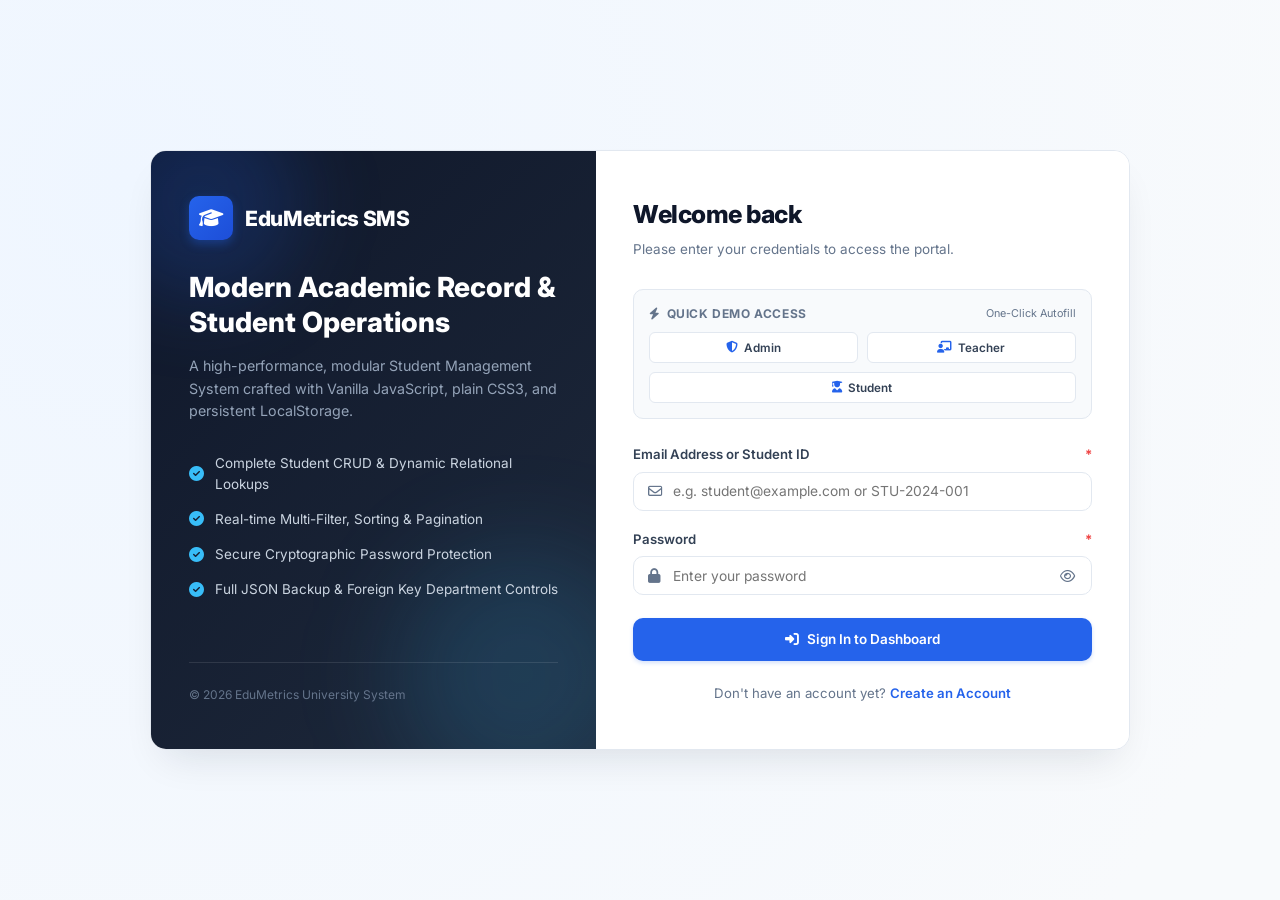
<file: add-student.html>
<!DOCTYPE html>
<html lang="en">
<head>
  <meta charset="UTF-8">
  <meta name="viewport" content="width=device-width, initial-scale=1.0">
  <title>Student Registration - EduMetrics SMS</title>
  <!-- Font Awesome -->
  <link rel="stylesheet" href="https://cdnjs.cloudflare.com/ajax/libs/font-awesome/6.5.1/css/all.min.css">
  <!-- Stylesheets -->
  <link rel="stylesheet" href="css/style.css">
  <link rel="stylesheet" href="css/forms.css">
  <link rel="stylesheet" href="css/responsive.css">
</head>
<body>

  <div class="app-wrapper">
    <!-- Mobile Sidebar Overlay -->
    <div class="sidebar-overlay" id="sidebarOverlay"></div>

    <!-- Fixed Left Sidebar -->
    <aside class="app-sidebar" id="appSidebar">
      <div class="sidebar-header">
        <a href="index.html" class="sidebar-brand">
          <div class="brand-icon">
            <i class="fa-solid fa-graduation-cap"></i>
          </div>
          <span>EduMetrics</span>
        </a>
        <button class="sidebar-close-btn" id="sidebarCloseBtn" aria-label="Close Sidebar">
          <i class="fa-solid fa-xmark"></i>
        </button>
      </div>

      <div class="sidebar-content">
        <div class="sidebar-nav-group">
          <div class="sidebar-nav-title">Main Menu</div>
          <ul class="sidebar-nav">
            <li>
              <a href="index.html" class="sidebar-link">
                <i class="fa-solid fa-chart-pie"></i>
                <span>Dashboard</span>
              </a>
            </li>
            <li>
              <a href="semesters.html" class="sidebar-link" id="navLinkSemesters">
                <i class="fa-solid fa-calendar-week"></i>
                <span>Semesters</span>
              </a>
            </li>
            <li>
              <a href="courses.html" class="sidebar-link" id="navLinkCourses">
                <i class="fa-solid fa-book-open"></i>
                <span>Courses</span>
              </a>
            </li>
            <li>
              <a href="assessments.html" class="sidebar-link" id="navLinkAssessments">
                <i class="fa-solid fa-pen-ruler"></i>
                <span>Assignments &amp; Quizzes</span>
              </a>
            </li>
            <li>
              <a href="results.html" class="sidebar-link" id="navLinkResults">
                <i class="fa-solid fa-square-poll-vertical"></i>
                <span>Results</span>
              </a>
            </li>
            <li>
              <a href="students.html" class="sidebar-link">
                <i class="fa-solid fa-users"></i>
                <span>Student Directory</span>
              </a>
            </li>
            <li>
              <a href="add-student.html" class="sidebar-link active" id="navLinkAddStudent">
                <i class="fa-solid fa-user-plus"></i>
                <span id="navTextAddStudent">Add Student</span>
              </a>
            </li>
            <li>
              <a href="attendance.html" class="sidebar-link" id="navLinkAttendance">
                <i class="fa-solid fa-clipboard-user"></i>
                <span>Attendance</span>
              </a>
            </li>
            <li>
              <a href="settings.html" class="sidebar-link" id="navLinkSettings">
                <i class="fa-solid fa-gear"></i>
                <span>Settings &amp; Data</span>
              </a>
            </li>
          </ul>
        </div>
      </div>

      <!-- Sidebar User Footer -->
      <div class="sidebar-footer">
        <div class="user-mini-profile">
          <div class="user-avatar" id="sidebarUserAvatar">AD</div>
          <div class="user-info">
            <div class="user-name" id="sidebarUserName">Administrator</div>
            <div class="user-role-badge" id="sidebarUserRole">Admin Account</div>
          </div>
          <button class="logout-icon-btn btn-logout" title="Sign Out" aria-label="Sign Out">
            <i class="fa-solid fa-arrow-right-from-bracket"></i>
          </button>
        </div>
      </div>
    </aside>

    <!-- Main Content Area -->
    <div class="app-main">
      <!-- Top Navigation Header -->
      <header class="app-header">
        <div class="header-left">
          <button class="sidebar-toggle-btn" id="sidebarToggleBtn" aria-label="Toggle Navigation">
            <i class="fa-solid fa-bars"></i>
          </button>
          <div class="page-breadcrumb">
            <h1 class="breadcrumb-title" id="pageTitleHeading">Add New Student</h1>
            <span class="breadcrumb-sub" id="pageSubtitle">Enter complete student personal, contact, and academic details</span>
          </div>
        </div>

        <div class="header-right">
          <a href="students.html" class="btn btn-secondary btn-sm">
            <i class="fa-solid fa-arrow-left"></i>
            <span>Back to Directory</span>
          </a>
          <button class="btn btn-secondary btn-sm btn-logout">
            <i class="fa-solid fa-right-from-bracket"></i>
            <span>Sign Out</span>
          </button>
        </div>
      </header>

      <!-- Page Content -->
      <main class="page-container">

        <form id="studentRegistrationForm" class="form-layout" novalidate>

          <!-- Section 1: Basic & Academic Identification -->
          <div class="form-section">
            <div class="form-section-header">
              <div>
                <h2 class="form-section-title">
                  <i class="fa-solid fa-id-card"></i> Student Identification &amp; Status
                </h2>
                <p class="form-section-desc">Unique university registration ID, department assignment, and active status.</p>
              </div>
            </div>

            <!-- Default Password Notice -->
            <div style="margin-bottom: 1.25rem; padding: 0.85rem 1rem; background: #eff6ff; border: 1px solid #bfdbfe; border-radius: var(--radius-md); display: flex; align-items: center; gap: 0.75rem;">
              <i class="fa-solid fa-key" style="font-size: 1.25rem; color: var(--primary);"></i>
              <div style="font-size: 0.85rem; color: #1e40af; line-height: 1.45;">
                <strong>Automatic Account &amp; Password:</strong> An account will be automatically generated with default password <strong><code>12345</code></strong>. The student can sign in with their Student ID or Email and change their password anytime from their Profile.
              </div>
            </div>

            <div class="form-grid-3">
              <!-- Student ID -->
              <div class="form-group">
                <label for="studentId" class="form-label">
                  Student ID <span class="required">*</span>
                  <span class="form-label-hint">Auto-generated</span>
                </label>
                <div class="input-with-icon">
                  <i class="fa-solid fa-hashtag"></i>
                  <input type="text" id="studentId" class="form-control" placeholder="STU-2024-001" required>
                </div>
                <div class="invalid-feedback"></div>
              </div>

              <!-- Department -->
              <div class="form-group">
                <label for="studentDepartment" class="form-label">
                  Department <span class="required">*</span>
                </label>
                <select id="studentDepartment" class="form-control" required>
                  <option value="">Select Department...</option>
                  <!-- Dynamically populated from LocalStorage -->
                </select>
                <div class="invalid-feedback"></div>
              </div>

              <!-- Semester -->
              <div class="form-group">
                <label for="studentSemester" class="form-label">
                  Current Semester <span class="required">*</span>
                </label>
                <select id="studentSemester" class="form-control" required>
                  <option value="">Select Semester...</option>
                  <option value="1st">1st Semester</option>
                  <option value="2nd">2nd Semester</option>
                  <option value="3rd">3rd Semester</option>
                  <option value="4th">4th Semester</option>
                  <option value="5th">5th Semester</option>
                  <option value="6th">6th Semester</option>
                  <option value="7th">7th Semester</option>
                  <option value="8th">8th Semester</option>
                </select>
                <div class="invalid-feedback"></div>
              </div>
            </div>

            <div class="form-grid-2" style="margin-top: 1.25rem;">
              <!-- Enrollment Date -->
              <div class="form-group">
                <label for="studentEnrollmentDate" class="form-label">
                  Enrollment Date <span class="required">*</span>
                </label>
                <div class="input-with-icon">
                  <i class="fa-regular fa-calendar"></i>
                  <input type="date" id="studentEnrollmentDate" class="form-control" required>
                </div>
                <div class="invalid-feedback"></div>
              </div>

              <!-- Student Status -->
              <div class="form-group">
                <label class="form-label">Student Status <span class="required">*</span></label>
                <div class="radio-pill-group">
                  <div class="radio-pill-item">
                    <input type="radio" name="studentStatus" id="statusActive" value="Active" class="radio-pill-input" checked>
                    <label for="statusActive" class="radio-pill-label">
                      <i class="fa-solid fa-circle-check" style="color:var(--success)"></i> Active Student
                    </label>
                  </div>
                  <div class="radio-pill-item">
                    <input type="radio" name="studentStatus" id="statusInactive" value="Inactive" class="radio-pill-input">
                    <label for="statusInactive" class="radio-pill-label">
                      <i class="fa-solid fa-circle-pause" style="color:var(--warning)"></i> Inactive / Leave
                    </label>
                  </div>
                </div>
              </div>
            </div>
          </div>

          <!-- Section 2: Personal Profile & Photo -->
          <div class="form-section">
            <div class="form-section-header">
              <div>
                <h2 class="form-section-title">
                  <i class="fa-solid fa-user"></i> Personal Information &amp; Photo
                </h2>
                <p class="form-section-desc">Personal identity, date of birth, gender, and student profile picture.</p>
              </div>
            </div>

            <!-- Profile Photo Upload -->
            <div class="form-group" style="margin-bottom: 1.5rem;">
              <label class="form-label">Profile Photo (Optional)</label>
              <div class="photo-upload-container">
                <div class="photo-preview-wrapper" id="photoPreviewBox">
                  <i class="fa-solid fa-user photo-preview-placeholder" id="photoPlaceholderIcon"></i>
                  <img id="photoPreviewImg" class="photo-preview-img" alt="Student Avatar Preview">
                </div>
                <div class="photo-upload-controls">
                  <div class="photo-action-btns">
                    <button type="button" class="btn btn-secondary btn-sm" id="selectPhotoBtn">
                      <i class="fa-solid fa-upload"></i> Upload Image
                    </button>
                    <button type="button" class="btn btn-outline-danger btn-sm" id="removePhotoBtn" style="display: none;">
                      <i class="fa-solid fa-trash-can"></i> Remove Photo
                    </button>
                  </div>
                  <input type="file" id="photoFileInput" accept="image/png, image/jpeg, image/webp" style="display: none;">
                  <p>Accepts PNG, JPG, or WEBP. Stored securely as Base64 in LocalStorage.</p>
                </div>
              </div>
            </div>

            <div class="form-grid-3">
              <!-- Full Name -->
              <div class="form-group">
                <label for="studentFullName" class="form-label">
                  Full Name <span class="required">*</span>
                </label>
                <div class="input-with-icon">
                  <i class="fa-regular fa-user"></i>
                  <input type="text" id="studentFullName" class="form-control" placeholder="e.g. Sarah Jenkins" required>
                </div>
                <div class="invalid-feedback"></div>
              </div>

              <!-- Date of Birth -->
              <div class="form-group">
                <label for="studentDob" class="form-label">
                  Date of Birth <span class="required">*</span>
                  <span class="form-label-hint">Min age 14</span>
                </label>
                <div class="input-with-icon">
                  <i class="fa-regular fa-calendar"></i>
                  <input type="date" id="studentDob" class="form-control" required>
                </div>
                <div class="invalid-feedback"></div>
              </div>

              <!-- Gender -->
              <div class="form-group">
                <label class="form-label">Gender <span class="required">*</span></label>
                <div class="radio-pill-group">
                  <div class="radio-pill-item">
                    <input type="radio" name="studentGender" id="genderFemale" value="Female" class="radio-pill-input">
                    <label for="genderFemale" class="radio-pill-label">Female</label>
                  </div>
                  <div class="radio-pill-item">
                    <input type="radio" name="studentGender" id="genderMale" value="Male" class="radio-pill-input">
                    <label for="genderMale" class="radio-pill-label">Male</label>
                  </div>
                  <div class="radio-pill-item">
                    <input type="radio" name="studentGender" id="genderOther" value="Other" class="radio-pill-input">
                    <label for="genderOther" class="radio-pill-label">Other</label>
                  </div>
                </div>
                <div class="invalid-feedback" id="genderFeedback" style="display: none;"></div>
              </div>
            </div>
          </div>

          <!-- Section 3: Contact & Address Information -->
          <div class="form-section">
            <div class="form-section-header">
              <div>
                <h2 class="form-section-title">
                  <i class="fa-solid fa-address-book"></i> Contact Details &amp; Address
                </h2>
                <p class="form-section-desc">Email address, phone number, and residential location.</p>
              </div>
            </div>

            <div class="form-grid-2">
              <!-- Email Address -->
              <div class="form-group">
                <label for="studentEmail" class="form-label">
                  Email Address <span class="required">*</span>
                  <span class="form-label-hint">Must be unique</span>
                </label>
                <div class="input-with-icon">
                  <i class="fa-regular fa-envelope"></i>
                  <input type="email" id="studentEmail" class="form-control" placeholder="student@example.com" required>
                </div>
                <div class="invalid-feedback"></div>
              </div>

              <!-- Phone Number -->
              <div class="form-group">
                <label for="studentPhone" class="form-label">
                  Phone Number <span class="required">*</span>
                </label>
                <div class="input-with-icon">
                  <i class="fa-solid fa-phone"></i>
                  <input type="tel" id="studentPhone" class="form-control" placeholder="+1 (555) 000-0000" required>
                </div>
                <div class="invalid-feedback"></div>
              </div>
            </div>

            <div class="form-grid-1" style="margin-top: 1.25rem;">
              <!-- Present Address -->
              <div class="form-group">
                <label for="studentAddress" class="form-label">
                  Present Residential Address
                  <span class="form-label-hint">Street, City, State, ZIP code</span>
                </label>
                <textarea id="studentAddress" class="form-control" placeholder="123 University Campus Way, Apt 4B, City, Country..."></textarea>
                <div class="invalid-feedback"></div>
              </div>
            </div>
          </div>

          <!-- Bottom Action Buttons Bar -->
          <div class="form-actions-bar">
            <a href="students.html" class="btn btn-secondary">
              <i class="fa-solid fa-xmark"></i> Cancel
            </a>
            <button type="button" class="btn btn-secondary" id="formResetBtn">
              <i class="fa-solid fa-rotate-left"></i> Reset Form
            </button>
            <button type="submit" class="btn btn-primary" id="formSubmitBtn">
              <i class="fa-solid fa-floppy-disk"></i>
              <span id="submitBtnText">Save Student Record</span>
            </button>
          </div>

        </form>

      </main>
    </div>
  </div>

  <!-- Application Scripts -->
  <script src="js/utils.js"></script>
  <script src="js/storage.js"></script>
  <script src="js/auth.js"></script>
  <script src="js/validation.js"></script>
  <script src="js/student.js"></script>
  <script src="js/app.js"></script>
  <script>
    document.addEventListener('DOMContentLoaded', () => {
      let isEditMode = false;
      let editingStudentId = null;
      let photoBase64 = '';

      const form = document.getElementById('studentRegistrationForm');
      const studentIdInput = document.getElementById('studentId');
      const deptSelect = document.getElementById('studentDepartment');
      const semesterSelect = document.getElementById('studentSemester');
      const enrollDateInput = document.getElementById('studentEnrollmentDate');
      const nameInput = document.getElementById('studentFullName');
      const dobInput = document.getElementById('studentDob');
      const emailInput = document.getElementById('studentEmail');
      const phoneInput = document.getElementById('studentPhone');
      const addressInput = document.getElementById('studentAddress');
      const submitBtn = document.getElementById('formSubmitBtn');
      const submitBtnText = document.getElementById('submitBtnText');
      const resetBtn = document.getElementById('formResetBtn');

      // Photo upload elements
      const photoFileInput = document.getElementById('photoFileInput');
      const selectPhotoBtn = document.getElementById('selectPhotoBtn');
      const removePhotoBtn = document.getElementById('removePhotoBtn');
      const photoPreviewImg = document.getElementById('photoPreviewImg');
      const photoPlaceholderIcon = document.getElementById('photoPlaceholderIcon');

      // 1. Populate Department Dropdown
      const departments = SMS.Storage.getItem(SMS.Storage.KEYS.DEPARTMENTS, []);
      departments.forEach(dept => {
        const opt = document.createElement('option');
        opt.value = dept.id;
        opt.textContent = `${dept.code} - ${dept.name}`;
        deptSelect.appendChild(opt);
      });

      // 2. Determine Add vs Edit Mode from URL param (?id=...)
      const urlId = SMS.Utils.getUrlParam('id');
      if (urlId) {
        const student = SMS.StudentService.getById(urlId);
        if (student) {
          isEditMode = true;
          editingStudentId = student.id;

          // Update Titles
          document.getElementById('pageTitleHeading').textContent = `Edit Student: ${student.fullName}`;
          document.getElementById('pageSubtitle').textContent = `Update student details for ID: ${student.id}`;
          submitBtnText.textContent = 'Update Student Record';

          // Fill Fields
          studentIdInput.value = student.id;
          studentIdInput.readOnly = true; // Protect ID in edit mode
          deptSelect.value = student.departmentId;
          semesterSelect.value = student.semester;
          enrollDateInput.value = student.enrollmentDate;
          nameInput.value = student.fullName;
          dobInput.value = student.dob;
          emailInput.value = student.email;
          phoneInput.value = student.phone;
          addressInput.value = student.address || '';

          // Status radio
          if (student.status === 'Inactive') {
            document.getElementById('statusInactive').checked = true;
          } else {
            document.getElementById('statusActive').checked = true;
          }

          // Gender radio
          if (student.gender === 'Female') document.getElementById('genderFemale').checked = true;
          else if (student.gender === 'Male') document.getElementById('genderMale').checked = true;
          else if (student.gender === 'Other') document.getElementById('genderOther').checked = true;

          // Photo
          if (student.photo) {
            photoBase64 = student.photo;
            photoPreviewImg.src = student.photo;
            photoPreviewImg.style.display = 'block';
            photoPlaceholderIcon.style.display = 'none';
            removePhotoBtn.style.display = 'inline-flex';
          }
        } else {
          SMS.Utils.showToast('error', 'Student Not Found', `No student with ID "${urlId}" found.`);
        }
      }

      // If Add Mode: Auto-generate Student ID & default today's date
      if (!isEditMode) {
        const students = SMS.Storage.getItem(SMS.Storage.KEYS.STUDENTS, []);
        studentIdInput.value = SMS.Utils.generateStudentID(students);
        enrollDateInput.value = new Date().toISOString().split('T')[0];
      }

      // 3. Photo Handling
      selectPhotoBtn.addEventListener('click', () => photoFileInput.click());

      photoFileInput.addEventListener('change', (e) => {
        const file = e.target.files[0];
        if (!file) return;

        // Size check (max 1.5MB for local storage efficiency)
        if (file.size > 1.5 * 1024 * 1024) {
          SMS.Utils.showToast('warning', 'Image Too Large', 'Please upload an image smaller than 1.5MB.');
          return;
        }

        const reader = new FileReader();
        reader.onload = (event) => {
          photoBase64 = event.target.result;
          photoPreviewImg.src = photoBase64;
          photoPreviewImg.style.display = 'block';
          photoPlaceholderIcon.style.display = 'none';
          removePhotoBtn.style.display = 'inline-flex';
        };
        reader.readAsDataURL(file);
      });

      removePhotoBtn.addEventListener('click', () => {
        photoBase64 = '';
        photoFileInput.value = '';
        photoPreviewImg.src = '';
        photoPreviewImg.style.display = 'none';
        photoPlaceholderIcon.style.display = 'flex';
        removePhotoBtn.style.display = 'none';
      });

      // 4. Form Reset
      resetBtn.addEventListener('click', () => {
        if (!isEditMode) {
          form.reset();
          const students = SMS.Storage.getItem(SMS.Storage.KEYS.STUDENTS, []);
          studentIdInput.value = SMS.Utils.generateStudentID(students);
          enrollDateInput.value = new Date().toISOString().split('T')[0];
          document.getElementById('statusActive').checked = true;
          removePhotoBtn.click();
          SMS.Validation.clearFieldState(nameInput);
          SMS.Validation.clearFieldState(emailInput);
          SMS.Validation.clearFieldState(phoneInput);
          SMS.Validation.clearFieldState(dobInput);
          SMS.Validation.clearFieldState(deptSelect);
          SMS.Validation.clearFieldState(semesterSelect);
        } else {
          window.location.reload();
        }
      });

      // 5. Form Submission with Validation
      form.addEventListener('submit', (e) => {
        e.preventDefault();

        const selectedGender = document.querySelector('input[name="studentGender"]:checked')?.value || '';
        const selectedStatus = document.querySelector('input[name="studentStatus"]:checked')?.value || 'Active';

        const formData = {
          id: studentIdInput.value.trim(),
          fullName: nameInput.value.trim(),
          email: emailInput.value.trim(),
          phone: phoneInput.value.trim(),
          dob: dobInput.value,
          gender: selectedGender,
          departmentId: deptSelect.value,
          semester: semesterSelect.value,
          address: addressInput.value.trim(),
          photo: photoBase64,
          enrollmentDate: enrollDateInput.value,
          status: selectedStatus
        };

        const validation = SMS.Validation.validateStudentForm(formData, editingStudentId);

        // Apply visual feedback to inputs
        SMS.Validation.setFieldState(studentIdInput, !validation.errors.id, validation.errors.id);
        SMS.Validation.setFieldState(nameInput, !validation.errors.fullName, validation.errors.fullName);
        SMS.Validation.setFieldState(emailInput, !validation.errors.email, validation.errors.email);
        SMS.Validation.setFieldState(phoneInput, !validation.errors.phone, validation.errors.phone);
        SMS.Validation.setFieldState(dobInput, !validation.errors.dob, validation.errors.dob);
        SMS.Validation.setFieldState(deptSelect, !validation.errors.departmentId, validation.errors.departmentId);
        SMS.Validation.setFieldState(semesterSelect, !validation.errors.semester, validation.errors.semester);

        const genderFeedback = document.getElementById('genderFeedback');
        if (validation.errors.gender) {
          genderFeedback.style.display = 'flex';
          genderFeedback.innerHTML = `<i class="fa-solid fa-circle-exclamation"></i> ${validation.errors.gender}`;
        } else {
          genderFeedback.style.display = 'none';
        }

        if (!validation.isValid) {
          SMS.Utils.showToast('error', 'Form Validation Error', 'Please correct the highlighted fields before saving.');
          return;
        }

        try {
          if (isEditMode) {
            SMS.StudentService.update(editingStudentId, formData);
            SMS.Utils.showToast('success', 'Student Updated', `Student record ${formData.id} has been updated successfully.`);
          } else {
            SMS.StudentService.create(formData);
            SMS.Utils.showToast('success', 'Student Registered', `New student ${formData.fullName} (${formData.id}) registered with default password 12345.`);
          }

          setTimeout(() => {
            window.location.href = `student-details.html?id=${encodeURIComponent(formData.id)}`;
          }, 900);
        } catch (err) {
          SMS.Utils.showToast('error', 'Save Failed', err.message);
        }
      });
    });
  </script>
</body>
</html>
</file>
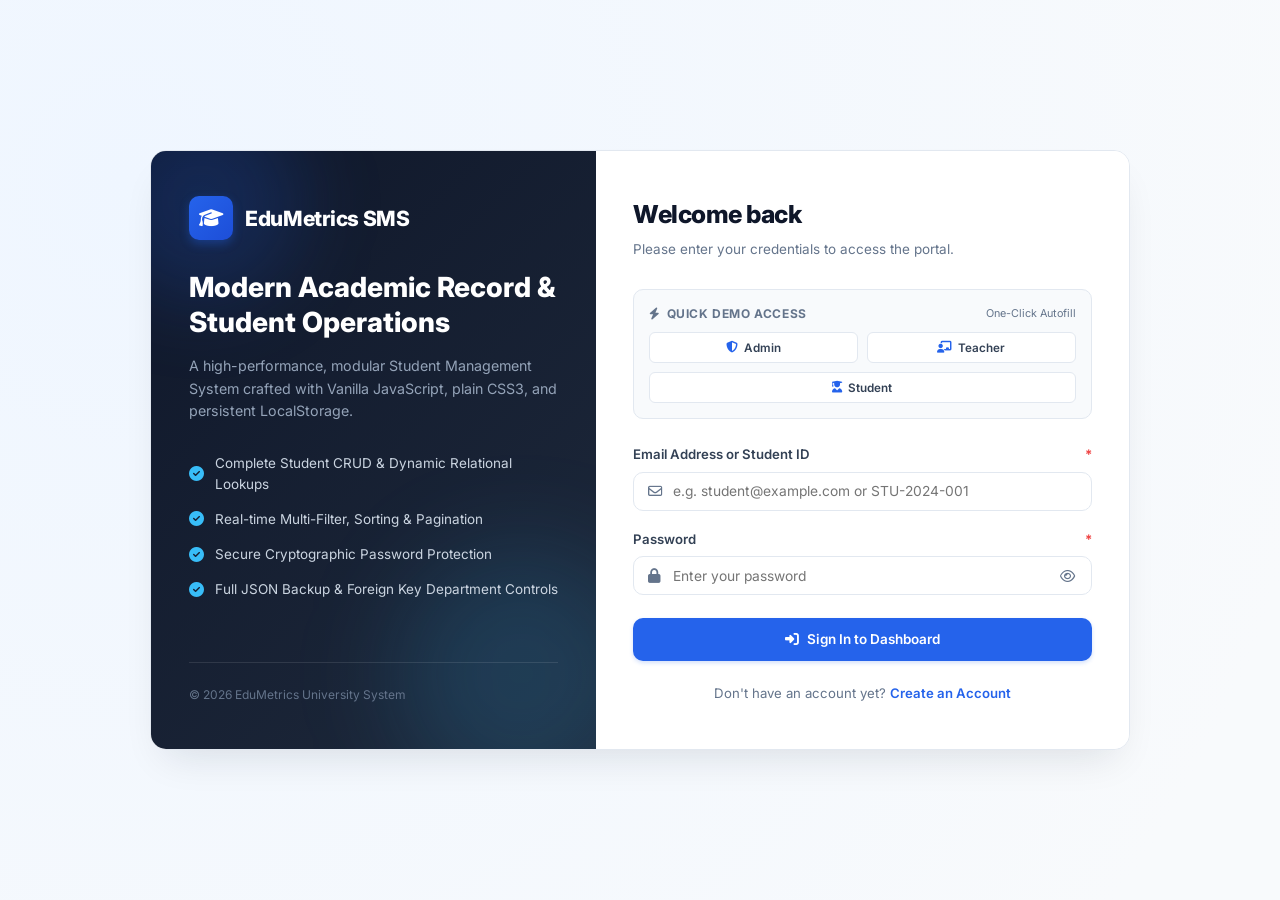
<file: assessments.html>
<!DOCTYPE html>
<html lang="en">
<head>
  <meta charset="UTF-8">
  <meta name="viewport" content="width=device-width, initial-scale=1.0">
  <title>Assignments &amp; Quizzes - EduMetrics SMS</title>
  <link rel="stylesheet" href="https://cdnjs.cloudflare.com/ajax/libs/font-awesome/6.5.1/css/all.min.css">
  <link rel="stylesheet" href="css/style.css">
  <link rel="stylesheet" href="css/forms.css">
  <link rel="stylesheet" href="css/courses.css">
  <link rel="stylesheet" href="css/responsive.css">
</head>
<body>

  <div class="app-wrapper">
    <div class="sidebar-overlay" id="sidebarOverlay"></div>

    <aside class="app-sidebar" id="appSidebar">
      <div class="sidebar-header">
        <a href="index.html" class="sidebar-brand">
          <div class="brand-icon">
            <i class="fa-solid fa-graduation-cap"></i>
          </div>
          <span>EduMetrics</span>
        </a>
        <button class="sidebar-close-btn" id="sidebarCloseBtn" aria-label="Close Sidebar">
          <i class="fa-solid fa-xmark"></i>
        </button>
      </div>

      <div class="sidebar-content">
        <div class="sidebar-nav-group">
          <div class="sidebar-nav-title">Main Menu</div>
          <ul class="sidebar-nav">
            <li>
              <a href="index.html" class="sidebar-link">
                <i class="fa-solid fa-chart-pie"></i>
                <span>Dashboard</span>
              </a>
            </li>
            <li>
              <a href="semesters.html" class="sidebar-link" id="navLinkSemesters">
                <i class="fa-solid fa-calendar-week"></i>
                <span>Semesters</span>
              </a>
            </li>
            <li>
              <a href="courses.html" class="sidebar-link" id="navLinkCourses">
                <i class="fa-solid fa-book-open"></i>
                <span>Courses</span>
              </a>
            </li>
            <li>
              <a href="assessments.html" class="sidebar-link active" id="navLinkAssessments">
                <i class="fa-solid fa-pen-ruler"></i>
                <span>Assignments &amp; Quizzes</span>
              </a>
            </li>
            <li>
              <a href="results.html" class="sidebar-link" id="navLinkResults">
                <i class="fa-solid fa-square-poll-vertical"></i>
                <span>Results</span>
              </a>
            </li>
            <li>
              <a href="students.html" class="sidebar-link">
                <i class="fa-solid fa-users"></i>
                <span>Student Directory</span>
              </a>
            </li>
            <li>
              <a href="add-student.html" class="sidebar-link" id="navLinkAddStudent">
                <i class="fa-solid fa-user-plus"></i>
                <span>Add Student</span>
              </a>
            </li>
            <li>
              <a href="attendance.html" class="sidebar-link" id="navLinkAttendance">
                <i class="fa-solid fa-clipboard-user"></i>
                <span>Attendance</span>
              </a>
            </li>
            <li>
              <a href="settings.html" class="sidebar-link" id="navLinkSettings">
                <i class="fa-solid fa-gear"></i>
                <span>Settings &amp; Data</span>
              </a>
            </li>
          </ul>
        </div>
      </div>

      <div class="sidebar-footer">
        <div class="user-mini-profile">
          <div class="user-avatar" id="sidebarUserAvatar">AD</div>
          <div class="user-info">
            <div class="user-name" id="sidebarUserName">Administrator</div>
            <div class="user-role-badge" id="sidebarUserRole">Admin Account</div>
          </div>
          <button class="logout-icon-btn btn-logout" title="Sign Out" aria-label="Sign Out">
            <i class="fa-solid fa-arrow-right-from-bracket"></i>
          </button>
        </div>
      </div>
    </aside>

    <div class="app-main">
      <header class="app-header">
        <div class="header-left">
          <button class="sidebar-toggle-btn" id="sidebarToggleBtn" aria-label="Toggle Navigation">
            <i class="fa-solid fa-bars"></i>
          </button>
          <div class="page-breadcrumb">
            <h1 class="breadcrumb-title">Assessment Management</h1>
            <span class="breadcrumb-sub">Phase 1 to 4: Assignments &amp; Quizzes Conducted Every 3 Weeks</span>
          </div>
        </div>

        <div class="header-right">
          <div class="header-meta-pill">
            <i class="fa-solid fa-chart-simple"></i>
            <span>4 Phases Per Course</span>
          </div>
          <button class="btn btn-secondary btn-sm btn-logout">
            <i class="fa-solid fa-right-from-bracket"></i>
            <span>Sign Out</span>
          </button>
        </div>
      </header>

      <main class="page-container">
        <!-- Course Selection Filter & Assessment Actions -->
        <div style="background: var(--bg-surface); border: 1px solid var(--border-color); border-radius: var(--radius-md); padding: 1.25rem; margin-bottom: 1.5rem; display: flex; justify-content: space-between; align-items: center; flex-wrap: wrap; gap: 1rem;">
          <div style="display: flex; gap: 0.75rem; align-items: center; flex-wrap: wrap;">
            <label for="selectAssessmentCourse" style="font-weight: 700; font-size: 0.9rem; color: var(--text-secondary);">Select Course:</label>
            <select id="selectAssessmentCourse" class="form-control" style="width: auto; min-width: 260px;">
              <!-- Populated dynamically -->
            </select>

            <label for="selectPhaseFilter" style="font-weight: 700; font-size: 0.9rem; color: var(--text-secondary); margin-left: 0.5rem;">Phase:</label>
            <select id="selectPhaseFilter" class="form-control" style="width: auto; min-width: 140px;">
              <option value="all">All Phases</option>
              <option value="1">Phase 01 (W1–3)</option>
              <option value="2">Phase 02 (W4–6)</option>
              <option value="3">Phase 03 (W7–9)</option>
              <option value="4">Phase 04 (W10–12)</option>
            </select>
          </div>

          <div id="teacherAssessmentActions" style="display: flex; gap: 0.5rem; flex-wrap: wrap;">
            <button type="button" class="btn btn-primary" id="btnCreateAssignment">
              <i class="fa-solid fa-file-circle-plus"></i> Create Assignment
            </button>
            <button type="button" class="btn btn-secondary" id="btnCreateQuiz">
              <i class="fa-solid fa-circle-question"></i> Create Quiz
            </button>
          </div>
        </div>

        <!-- Attendance Requirement Notification Banner -->
        <div id="assessmentAttendanceNotice">
          <!-- Dynamically filled with student eligibility status or teacher summary -->
        </div>

        <!-- 4 Assessment Phases Schedule Bar -->
        <div class="assessment-phase-banner">
          <div class="phase-summary-card phase-1">
            <span class="phase-title">Phase 01 (Weeks 1–3)</span>
            <span class="phase-sub">Assignment 01 + Quiz 01</span>
            <span style="font-size: 0.8rem; color: var(--text-muted);">25 Marks each (50 Marks total)</span>
          </div>
          <div class="phase-summary-card phase-2">
            <span class="phase-title">Phase 02 (Weeks 4–6)</span>
            <span class="phase-sub">Assignment 02 + Quiz 02</span>
            <span style="font-size: 0.8rem; color: var(--text-muted);">25 Marks each (50 Marks total)</span>
          </div>
          <div class="phase-summary-card phase-3">
            <span class="phase-title">Phase 03 (Weeks 7–9)</span>
            <span class="phase-sub">Assignment 03 + Quiz 03</span>
            <span style="font-size: 0.8rem; color: var(--text-muted);">25 Marks each (50 Marks total)</span>
          </div>
          <div class="phase-summary-card phase-4">
            <span class="phase-title">Phase 04 (Weeks 10–12)</span>
            <span class="phase-sub">Assignment 04 + Quiz 04</span>
            <span style="font-size: 0.8rem; color: var(--text-muted);">25 Marks each (50 Marks total)</span>
          </div>
        </div>

        <!-- Assessment Tabs: Assignments vs Quizzes -->
        <div style="display: flex; gap: 0.5rem; margin-bottom: 1.5rem; border-bottom: 2px solid var(--border-color); padding-bottom: 0.5rem;">
          <button type="button" class="btn btn-sm btn-primary active-tab-btn" id="tabBtnAssignments">
            <i class="fa-solid fa-file-lines"></i> Assignments (Course Tasks)
          </button>
          <button type="button" class="btn btn-sm btn-secondary" id="tabBtnQuizzes">
            <i class="fa-solid fa-clock"></i> Quizzes (Timed Tests)
          </button>
        </div>

        <!-- Assignments Container -->
        <div id="assignmentsSection">
          <div id="assignmentsList" style="display: flex; flex-direction: column; gap: 1.25rem;">
            <!-- Rendered by JS -->
          </div>
        </div>

        <!-- Quizzes Container -->
        <div id="quizzesSection" style="display: none;">
          <div id="quizzesList" style="display: flex; flex-direction: column; gap: 1.25rem;">
            <!-- Rendered by JS -->
          </div>
        </div>
      </main>
    </div>
  </div>

  <!-- Create Assignment Modal -->
  <div class="modal-backdrop" id="assignmentModal">
    <div class="modal-dialog" style="max-width: 620px;">
      <div class="modal-header">
        <h3 class="modal-title" id="assignmentModalTitle">Create Assignment</h3>
        <button type="button" class="modal-close-btn" id="assignmentModalCloseBtn">&times;</button>
      </div>
      <form id="assignmentForm" novalidate>
        <input type="hidden" id="assignmentIdInput">
        <div class="modal-body">
          <div style="display: grid; grid-template-columns: 1fr 1fr; gap: 1rem; margin-bottom: 1rem;">
            <div class="form-group">
              <label class="form-label" for="asnCourseSelect">Course <span class="required">*</span></label>
              <select id="asnCourseSelect" class="form-control" required></select>
            </div>
            <div class="form-group">
              <label class="form-label" for="asnPhaseSelect">Assessment Phase <span class="required">*</span></label>
              <select id="asnPhaseSelect" class="form-control" required>
                <option value="1">Phase 01 (Weeks 1–3) - Assignment 01</option>
                <option value="2">Phase 02 (Weeks 4–6) - Assignment 02</option>
                <option value="3">Phase 03 (Weeks 7–9) - Assignment 03</option>
                <option value="4">Phase 04 (Weeks 10–12) - Assignment 04</option>
              </select>
            </div>
          </div>
          <div class="form-group" style="margin-bottom: 1rem;">
            <label class="form-label" for="asnTitleInput">Assignment Title <span class="required">*</span></label>
            <input type="text" id="asnTitleInput" class="form-control" placeholder="e.g. Assignment 01: Complexity Analysis" required>
          </div>
          <div class="form-group" style="margin-bottom: 1rem;">
            <label class="form-label" for="asnDescInput">Description &amp; Problem Statement</label>
            <textarea id="asnDescInput" class="form-control" rows="4" placeholder="Enter full problem statement, guidelines, and submission expectations..."></textarea>
          </div>
          <div style="display: grid; grid-template-columns: 1fr 1fr; gap: 1rem; margin-bottom: 1rem;">
            <div class="form-group">
              <label class="form-label" for="asnMarksInput">Total Marks <span class="required">*</span></label>
              <input type="number" id="asnMarksInput" class="form-control" value="25" min="1" max="100" required>
            </div>
            <div class="form-group">
              <label class="form-label" for="asnDeadlineInput">Submission Deadline <span class="required">*</span></label>
              <input type="datetime-local" id="asnDeadlineInput" class="form-control" required>
            </div>
          </div>
        </div>
        <div class="modal-footer">
          <button type="button" class="btn btn-secondary" id="assignmentModalCancelBtn">Cancel</button>
          <button type="submit" class="btn btn-primary" id="btnSaveAssignment">Save Assignment</button>
        </div>
      </form>
    </div>
  </div>

  <!-- Create Quiz Modal -->
  <div class="modal-backdrop" id="quizModal">
    <div class="modal-dialog" style="max-width: 750px;">
      <div class="modal-header">
        <h3 class="modal-title" id="quizModalTitle">Create Quiz</h3>
        <button type="button" class="modal-close-btn" id="quizModalCloseBtn">&times;</button>
      </div>
      <form id="quizForm" novalidate>
        <input type="hidden" id="quizIdInput">
        <div class="modal-body" style="max-height: 70vh; overflow-y: auto;">
          <div style="display: grid; grid-template-columns: 1.2fr 1fr 0.8fr; gap: 0.75rem; margin-bottom: 1rem;">
            <div class="form-group">
              <label class="form-label" for="quizCourseSelect">Course <span class="required">*</span></label>
              <select id="quizCourseSelect" class="form-control" required></select>
            </div>
            <div class="form-group">
              <label class="form-label" for="quizPhaseSelect">Assessment Phase <span class="required">*</span></label>
              <select id="quizPhaseSelect" class="form-control" required>
                <option value="1">Phase 01 (Weeks 1–3) - Quiz 01</option>
                <option value="2">Phase 02 (Weeks 4–6) - Quiz 02</option>
                <option value="3">Phase 03 (Weeks 7–9) - Quiz 03</option>
                <option value="4">Phase 04 (Weeks 10–12) - Quiz 04</option>
              </select>
            </div>
            <div class="form-group">
              <label class="form-label" for="quizDurationInput">Duration (Mins)</label>
              <input type="number" id="quizDurationInput" class="form-control" value="20" min="5" max="180" required>
            </div>
          </div>

          <div class="form-group" style="margin-bottom: 1rem;">
            <label class="form-label" for="quizTitleInput">Quiz Title <span class="required">*</span></label>
            <input type="text" id="quizTitleInput" class="form-control" placeholder="e.g. Quiz 01: Computational Complexity" required>
          </div>

          <div style="display: grid; grid-template-columns: 1fr 1fr; gap: 1rem; margin-bottom: 1.25rem;">
            <div class="form-group">
              <label class="form-label" for="quizMarksInput">Total Marks <span class="required">*</span></label>
              <input type="number" id="quizMarksInput" class="form-control" value="25" min="1" max="100" required>
            </div>
            <div class="form-group">
              <label class="form-label" for="quizDeadlineInput">Deadline <span class="required">*</span></label>
              <input type="datetime-local" id="quizDeadlineInput" class="form-control" required>
            </div>
          </div>

          <div style="border-top: 1px solid var(--border-color); padding-top: 1rem; margin-bottom: 1rem;">
            <div style="display: flex; justify-content: space-between; align-items: center; margin-bottom: 0.75rem; flex-wrap: wrap; gap: 0.5rem;">
              <div style="display: flex; align-items: center; gap: 0.5rem;">
                <h4 style="font-size: 1rem; font-weight: 700; color: var(--text-main); margin: 0;">Quiz Questions (Direct In-Platform 4 Options)</h4>
                <span class="badge badge-info" id="quizQuestionCountBadge">0 Qs</span>
                <span class="badge badge-success" id="quizMarksSumBadge">0 Marks</span>
              </div>
              <button type="button" class="btn btn-secondary btn-sm" id="btnToggleAddQForm">
                <i class="fa-solid fa-plus"></i> Add Question
              </button>
            </div>

            <!-- Inline 4-Option Question Builder Form -->
            <div id="newQuestionFormBox" style="display: none; background: #f8fafc; border: 1px solid var(--border-color); border-radius: var(--radius-sm); padding: 1rem; margin-bottom: 1rem;">
              <div style="font-weight: 700; font-size: 0.9rem; margin-bottom: 0.5rem; color: var(--primary);">New 4-Option Question</div>
              <div class="form-group" style="margin-bottom: 0.75rem;">
                <label class="form-label" style="font-size: 0.82rem;">Question Statement <span class="required">*</span></label>
                <input type="text" id="qTextInput" class="form-control form-control-sm" placeholder="e.g. What is the time complexity of binary search?">
              </div>
              <div style="display: grid; grid-template-columns: 1fr 1fr; gap: 0.5rem; margin-bottom: 0.75rem;">
                <div class="form-group">
                  <label class="form-label" style="font-size: 0.8rem;">Option A <span class="required">*</span></label>
                  <input type="text" id="qOptA" class="form-control form-control-sm" placeholder="e.g. O(1)">
                </div>
                <div class="form-group">
                  <label class="form-label" style="font-size: 0.8rem;">Option B <span class="required">*</span></label>
                  <input type="text" id="qOptB" class="form-control form-control-sm" placeholder="e.g. O(log n)">
                </div>
                <div class="form-group">
                  <label class="form-label" style="font-size: 0.8rem;">Option C <span class="required">*</span></label>
                  <input type="text" id="qOptC" class="form-control form-control-sm" placeholder="e.g. O(n)">
                </div>
                <div class="form-group">
                  <label class="form-label" style="font-size: 0.8rem;">Option D <span class="required">*</span></label>
                  <input type="text" id="qOptD" class="form-control form-control-sm" placeholder="e.g. O(n log n)">
                </div>
              </div>
              <div style="display: grid; grid-template-columns: 2fr 1fr; gap: 0.75rem; align-items: flex-end;">
                <div class="form-group">
                  <label class="form-label" style="font-size: 0.8rem;">Correct Answer <span class="required">*</span></label>
                  <select id="qCorrectSelect" class="form-control form-control-sm">
                    <option value="A">Option A</option>
                    <option value="B">Option B</option>
                    <option value="C">Option C</option>
                    <option value="D">Option D</option>
                  </select>
                </div>
                <div class="form-group">
                  <label class="form-label" style="font-size: 0.8rem;">Marks</label>
                  <input type="number" id="qMarksInput" class="form-control form-control-sm" value="5" min="1" max="50">
                </div>
              </div>
              <div style="margin-top: 0.75rem; text-align: right; display: flex; justify-content: flex-end; gap: 0.5rem; flex-wrap: wrap;">
                <button type="button" class="btn btn-sm btn-secondary" id="btnCancelAddQ">Cancel</button>
                <button type="button" class="btn btn-sm btn-outline-primary" id="btnConfirmAddAndNextQ"><i class="fa-solid fa-plus"></i> Add &amp; Next Question</button>
                <button type="button" class="btn btn-sm btn-primary" id="btnConfirmAddQ"><i class="fa-solid fa-check"></i> Add to Quiz</button>
              </div>
            </div>

            <div id="questionsBuilderContainer" style="display: flex; flex-direction: column; gap: 1rem;">
              <!-- Questions added dynamically -->
            </div>
          </div>
        </div>
        <div class="modal-footer">
          <button type="button" class="btn btn-secondary" id="quizModalCancelBtn">Cancel</button>
          <button type="submit" class="btn btn-primary">Save Quiz</button>
        </div>
      </form>
    </div>
  </div>

  <!-- Student Assignment Submission Modal -->
  <div class="modal-backdrop" id="submitAssignmentModal">
    <div class="modal-dialog" style="max-width: 650px;">
      <div class="modal-header">
        <h3 class="modal-title">Submit Assignment Solution</h3>
        <button type="button" class="modal-close-btn" id="submitAsnCloseBtn">&times;</button>
      </div>
      <form id="submitAsnForm">
        <input type="hidden" id="submitAsnIdInput">
        <input type="hidden" id="submitAsnImageBase64">
        <div class="modal-body">
          <h4 id="submitAsnTitle" style="font-size: 1.1rem; font-weight: 700; margin-bottom: 0.5rem; color: var(--text-main);"></h4>
          <p id="submitAsnDesc" style="font-size: 0.88rem; color: var(--text-secondary); margin-bottom: 1rem; line-height: 1.45;"></p>
          
          <div class="form-group" style="margin-bottom: 1.25rem;">
            <label class="form-label" for="submissionTextInput">Notes / Description / Comments</label>
            <textarea id="submissionTextInput" class="form-control" rows="3" placeholder="Enter explanation, observations or summary of your work..."></textarea>
          </div>

          <!-- Single Image Upload Section -->
          <div class="form-group">
            <label class="form-label">
              <i class="fa-regular fa-image" style="color: var(--primary);"></i> Assignment Work Image <span class="required">*</span>
              <span class="form-label-hint">Upload 1 single image of your homework / diagram</span>
            </label>
            <input type="file" id="assignmentImageInput" class="form-control" accept="image/*" style="padding: 0.5rem;">
            <div id="asnImagePreviewContainer" style="display: none; margin-top: 0.75rem; border: 1px solid var(--border-color); border-radius: var(--radius-sm); padding: 0.5rem; text-align: center; background: #f8fafc;">
              <img id="asnImagePreview" src="" alt="Assignment Preview" style="max-height: 220px; max-width: 100%; border-radius: var(--radius-sm); object-fit: contain;">
              <div style="margin-top: 0.5rem;">
                <button type="button" class="btn btn-sm btn-secondary" id="btnRemoveAsnImage" style="color: var(--danger); font-size: 0.78rem;">
                  <i class="fa-solid fa-trash-can"></i> Remove Image
                </button>
              </div>
            </div>
          </div>
        </div>
        <div class="modal-footer">
          <button type="button" class="btn btn-secondary" id="submitAsnCancelBtn">Cancel</button>
          <button type="submit" class="btn btn-primary" id="btnConfirmSubmitAsn">Confirm &amp; Upload</button>
        </div>
      </form>
    </div>
  </div>

  <!-- Student Take Quiz Modal -->
  <div class="modal-backdrop" id="takeQuizModal">
    <div class="modal-dialog" style="max-width: 750px;">
      <div class="modal-header">
        <div>
          <h3 class="modal-title" id="takeQuizTitle">Take Quiz</h3>
          <span style="font-size: 0.8rem; color: var(--text-muted);" id="takeQuizMeta"></span>
        </div>
        <button type="button" class="modal-close-btn" id="takeQuizCloseBtn">&times;</button>
      </div>
      <form id="takeQuizForm">
        <input type="hidden" id="takeQuizIdInput">
        <div class="modal-body" style="max-height: 70vh; overflow-y: auto;">
          <div id="takeQuizQuestionsContainer">
            <!-- Questions to answer -->
          </div>
        </div>
        <div class="modal-footer">
          <button type="button" class="btn btn-secondary" id="takeQuizCancelBtn">Cancel</button>
          <button type="submit" class="btn btn-primary" id="takeQuizSubmitBtn">Submit Quiz Answers</button>
        </div>
      </form>
    </div>
  </div>

  <!-- Teacher Submissions & Grading Review Modal -->
  <div class="modal-backdrop" id="gradeReviewModal">
    <div class="modal-dialog" style="max-width: 850px;">
      <div class="modal-header">
        <h3 class="modal-title" id="gradeReviewTitle">Student Submissions &amp; Evaluation</h3>
        <button type="button" class="modal-close-btn" id="gradeReviewCloseBtn">&times;</button>
      </div>
      <div class="modal-body" style="max-height: 70vh; overflow-y: auto;">
        <div id="gradeReviewContent">
          <!-- Populated by JS -->
        </div>
      </div>
      <div class="modal-footer">
        <button type="button" class="btn btn-secondary" id="gradeReviewDoneBtn">Close</button>
      </div>
    </div>
  </div>

  <!-- Scripts -->
  <script src="js/utils.js"></script>
  <script src="js/storage.js"></script>
  <script src="js/auth.js"></script>
  <script src="js/student.js"></script>
  <script src="js/course-service.js"></script>
  <script src="js/assessment-service.js"></script>
  <script src="js/app.js"></script>
  <script>
    document.addEventListener('DOMContentLoaded', () => {
      const user = SMS.Auth.getCurrentUser();
      const selectCourse = SMS.Utils.$('#selectAssessmentCourse');
      const selectPhase = SMS.Utils.$('#selectPhaseFilter');
      const assignmentsList = SMS.Utils.$('#assignmentsList');
      const quizzesList = SMS.Utils.$('#quizzesList');
      const tabAsn = SMS.Utils.$('#tabBtnAssignments');
      const tabQz = SMS.Utils.$('#tabBtnQuizzes');
      const secAsn = SMS.Utils.$('#assignmentsSection');
      const secQz = SMS.Utils.$('#quizzesSection');
      const teacherActions = SMS.Utils.$('#teacherAssessmentActions');
      const noticeBox = SMS.Utils.$('#assessmentAttendanceNotice');

      let currentActiveCourseId = SMS.Utils.getUrlParam('course') || 'CRS-001';

      // Populate courses dropdown
      let allCourses = SMS.CourseService.getAllCourses();
      if (SMS.Auth.isTeacher() && user.teacherId) {
        allCourses = allCourses.filter(c => c.teacherId === user.teacherId);
      } else if (SMS.Auth.isStudent() && user.studentId) {
        const enrolled = SMS.CourseService.getStudentEnrolledCourses(user.studentId).map(e => e.course.id);
        allCourses = allCourses.filter(c => enrolled.includes(c.id));
      }

      selectCourse.innerHTML = allCourses.map(c => `
        <option value="${c.id}" ${c.id === currentActiveCourseId ? 'selected' : ''}>${SMS.Utils.escapeHTML(c.code)}: ${SMS.Utils.escapeHTML(c.name)}</option>
      `).join('');

      if (allCourses.length > 0 && !allCourses.some(c => c.id === currentActiveCourseId)) {
        currentActiveCourseId = allCourses[0].id;
        selectCourse.value = currentActiveCourseId;
      }

      // Restrict teacher action buttons if student
      if (SMS.Auth.isStudent() && teacherActions) {
        teacherActions.style.display = 'none';
      }

      // Modal Open/Close Helpers
      const openModal = (modalEl) => {
        if (!modalEl) return;
        modalEl.style.display = 'flex';
        modalEl.classList.add('show');
        modalEl.style.opacity = '1';
        modalEl.style.visibility = 'visible';
      };

      const closeModal = (modalEl) => {
        if (!modalEl) return;
        modalEl.classList.remove('show');
        modalEl.style.opacity = '0';
        modalEl.style.visibility = 'hidden';
        modalEl.style.display = 'none';
      };

      // Close modal on backdrop click
      SMS.Utils.$$('.modal-backdrop').forEach(bd => {
        bd.addEventListener('click', (e) => {
          if (e.target === bd) {
            closeModal(bd);
          }
        });
      });

      // Tab Switching
      tabAsn.addEventListener('click', () => {
        tabAsn.classList.replace('btn-secondary', 'btn-primary');
        tabQz.classList.replace('btn-primary', 'btn-secondary');
        secAsn.style.display = 'block';
        secQz.style.display = 'none';
      });

      tabQz.addEventListener('click', () => {
        tabQz.classList.replace('btn-secondary', 'btn-primary');
        tabAsn.classList.replace('btn-primary', 'btn-secondary');
        secQz.style.display = 'block';
        secAsn.style.display = 'none';
      });

      // Update Attendance Notice
      const updateNotice = () => {
        if (!currentActiveCourseId) return;
        if (SMS.Auth.isStudent() && user.studentId) {
          const stats = SMS.AssessmentService.getCourseAttendanceStats(currentActiveCourseId, user.studentId);
          if (stats.isRestricted) {
            noticeBox.innerHTML = `
              <div class="eligibility-callout restricted">
                <i class="fa-solid fa-triangle-exclamation eligibility-icon"></i>
                <div>
                  <h4 style="font-weight: 700; margin-bottom: 0.25rem;">Assessment Submissions &amp; Quizzes Locked</h4>
                  <p style="font-size: 0.88rem; margin: 0;">${stats.restrictionReason} (Current attendance: <strong>${stats.percentage}%</strong> across ${stats.totalClasses} scheduled lecture classes).</p>
                </div>
              </div>
            `;
          } else {
            noticeBox.innerHTML = `
              <div class="eligibility-callout eligible">
                <i class="fa-solid fa-circle-check eligibility-icon"></i>
                <div>
                  <h4 style="font-weight: 700; margin-bottom: 0.25rem;">Assessment Status: Eligible (${stats.percentage}%)</h4>
                  <p style="font-size: 0.88rem; margin: 0;">You satisfy the mandatory 70% course attendance policy. You may submit assignments and attempt quizzes.</p>
                </div>
              </div>
            `;
          }
        } else {
          noticeBox.innerHTML = '';
        }
      };

      // Render Assignments and Quizzes
      const renderAssessments = () => {
        updateNotice();
        const selectedPhase = selectPhase.value;

        // --- ASSIGNMENTS ---
        let assignments = SMS.AssessmentService.getAssignmentsByCourse(currentActiveCourseId);
        if (selectedPhase !== 'all') {
          assignments = assignments.filter(a => a.phaseNumber === parseInt(selectedPhase, 10));
        }

        const allSubmissions = SMS.Storage.getCollection(SMS.Storage.KEYS.SUBMISSIONS);

        if (assignments.length === 0) {
          assignmentsList.innerHTML = `<div style="text-align: center; padding: 2.5rem; background: #fff; border-radius: var(--radius-md); border: 1px dashed var(--border-color); color: var(--text-muted);">No assignments available for this course / phase selection.</div>`;
        } else {
          assignmentsList.innerHTML = assignments.map(asn => {
            const courseSubs = allSubmissions.filter(s => s.assignmentId === asn.id);
            let studentSub = null;
            if (SMS.Auth.isStudent() && user.studentId) {
              studentSub = courseSubs.find(s => s.studentId === user.studentId);
            }

            const attStats = SMS.Auth.isStudent() && user.studentId ? SMS.AssessmentService.getCourseAttendanceStats(currentActiveCourseId, user.studentId) : null;
            const isRestricted = attStats ? attStats.isRestricted : false;

            return `
              <div class="card" style="border-left: 4px solid var(--primary);">
                <div class="card-body" style="padding: 1.25rem 1.5rem;">
                  <div style="display: flex; justify-content: space-between; align-items: flex-start; flex-wrap: wrap; gap: 0.75rem;">
                    <div>
                      <div style="display: flex; gap: 0.5rem; align-items: center; margin-bottom: 0.35rem;">
                        <span class="badge badge-primary">${asn.phase}</span>
                        <span style="font-size: 0.8rem; color: var(--text-muted);"><i class="fa-regular fa-clock"></i> Deadline: ${SMS.Utils.formatDate(asn.deadline)}</span>
                      </div>
                      <h3 style="font-size: 1.15rem; font-weight: 700; color: var(--text-main); margin-bottom: 0.35rem;">${SMS.Utils.escapeHTML(asn.title)}</h3>
                      <p style="font-size: 0.88rem; color: var(--text-secondary); line-height: 1.45;">${SMS.Utils.escapeHTML(asn.description || 'No description provided.')}</p>
                    </div>
                    <div style="text-align: right;">
                      <span style="font-size: 1.25rem; font-weight: 800; color: var(--primary);">${asn.totalMarks}</span>
                      <span style="font-size: 0.8rem; color: var(--text-muted);">Marks</span>
                    </div>
                  </div>

                  <div style="margin-top: 1rem; padding-top: 0.85rem; border-top: 1px solid var(--border-color); display: flex; justify-content: space-between; align-items: center; flex-wrap: wrap; gap: 0.75rem;">
                    <div>
                      ${SMS.Auth.isStudent() ? (
                        studentSub ? `
                          <div style="display: flex; align-items: center; gap: 0.5rem; flex-wrap: wrap;">
                            <span class="badge ${studentSub.status === 'Graded' ? 'badge-success' : 'badge-warning'}">
                              ${studentSub.status === 'Graded' ? `Graded: ${studentSub.marksAwarded} / ${asn.totalMarks}` : 'Submitted - Pending Review'}
                            </span>
                            ${studentSub.submissionImage ? `<span class="badge badge-primary" style="font-size: 0.72rem;"><i class="fa-regular fa-image"></i> Image Uploaded</span>` : ''}
                            ${studentSub.feedback ? `<span style="font-size: 0.82rem; color: var(--text-muted); margin-left: 0.25rem;"><strong>Feedback:</strong> ${SMS.Utils.escapeHTML(studentSub.feedback)}</span>` : ''}
                          </div>
                        ` : '<span class="badge badge-secondary">Not Submitted Yet</span>'
                      ) : `
                        <span style="font-size: 0.85rem; color: var(--text-secondary);"><i class="fa-solid fa-users"></i> <strong>${courseSubs.length}</strong> Student Submissions</span>
                      `}
                    </div>

                    <div style="display: flex; gap: 0.5rem; flex-wrap: wrap;">
                      ${SMS.Auth.isStudent() ? `
                        <button type="button" class="btn btn-sm btn-primary btn-submit-asn" data-id="${asn.id}" ${isRestricted ? 'disabled title="Restricted due to < 70% attendance"' : ''}>
                          <i class="fa-solid fa-upload"></i> ${studentSub ? 'Update / Resubmit Work' : 'Submit Assignment'}
                        </button>
                      ` : `
                        <button type="button" class="btn btn-sm btn-primary btn-submit-asn" data-id="${asn.id}">
                          <i class="fa-solid fa-upload"></i> Submit Solution
                        </button>
                        <button type="button" class="btn btn-sm btn-secondary btn-review-asn" data-id="${asn.id}">
                          <i class="fa-solid fa-clipboard-check"></i> Evaluate (${courseSubs.length})
                        </button>
                        ${(SMS.Auth.isAdmin() || SMS.Auth.isTeacher()) ? `
                          <button type="button" class="btn btn-icon btn-sm btn-edit-asn" data-id="${asn.id}" style="color: var(--primary);" title="Edit Assignment">
                            <i class="fa-solid fa-pen"></i>
                          </button>
                          <button type="button" class="btn btn-icon btn-sm btn-delete-asn" data-id="${asn.id}" style="color: var(--danger);" title="Delete">
                            <i class="fa-solid fa-trash-can"></i>
                          </button>
                        ` : ''}
                      `}
                    </div>
                  </div>
                </div>
              </div>
            `;
          }).join('');
        }

        // --- QUIZZES ---
        let quizzes = SMS.AssessmentService.getQuizzesByCourse(currentActiveCourseId);
        if (selectedPhase !== 'all') {
          quizzes = quizzes.filter(q => q.phaseNumber === parseInt(selectedPhase, 10));
        }

        const allAttempts = SMS.Storage.getCollection(SMS.Storage.KEYS.QUIZ_ATTEMPTS);

        if (quizzes.length === 0) {
          quizzesList.innerHTML = `<div style="text-align: center; padding: 2.5rem; background: #fff; border-radius: var(--radius-md); border: 1px dashed var(--border-color); color: var(--text-muted);">No quizzes available for this course / phase selection.</div>`;
        } else {
          quizzesList.innerHTML = quizzes.map(qz => {
            const courseAttempts = allAttempts.filter(a => a.quizId === qz.id);
            let studentAttempt = null;
            if (SMS.Auth.isStudent() && user.studentId) {
              studentAttempt = courseAttempts.find(a => a.studentId === user.studentId);
            }

            const attStats = SMS.Auth.isStudent() && user.studentId ? SMS.AssessmentService.getCourseAttendanceStats(currentActiveCourseId, user.studentId) : null;
            const isRestricted = attStats ? attStats.isRestricted : false;
            const qCount = Array.isArray(qz.questions) ? qz.questions.length : 0;

            return `
              <div class="card" style="border-left: 4px solid var(--info);">
                <div class="card-body" style="padding: 1.25rem 1.5rem;">
                  <div style="display: flex; justify-content: space-between; align-items: flex-start; flex-wrap: wrap; gap: 0.75rem;">
                    <div>
                      <div style="display: flex; gap: 0.5rem; align-items: center; margin-bottom: 0.35rem;">
                        <span class="badge badge-info">${qz.phase}</span>
                        <span style="font-size: 0.8rem; color: var(--text-muted);"><i class="fa-solid fa-stopwatch"></i> ${qz.durationMinutes} Mins</span>
                        <span style="font-size: 0.8rem; color: var(--text-muted);"><i class="fa-regular fa-calendar"></i> Deadline: ${SMS.Utils.formatDate(qz.deadline)}</span>
                      </div>
                      <h3 style="font-size: 1.15rem; font-weight: 700; color: var(--text-main); margin-bottom: 0.35rem;">${SMS.Utils.escapeHTML(qz.title)}</h3>
                      <p style="font-size: 0.88rem; color: var(--text-secondary); line-height: 1.45;">${SMS.Utils.escapeHTML(qz.description || 'Timed quiz assessment.')}</p>
                    </div>
                    <div style="text-align: right;">
                      <span style="font-size: 1.25rem; font-weight: 800; color: var(--info);">${qz.totalMarks}</span>
                      <span style="font-size: 0.8rem; color: var(--text-muted);">Marks (${qCount} Qs)</span>
                    </div>
                  </div>

                  <div style="margin-top: 1rem; padding-top: 0.85rem; border-top: 1px solid var(--border-color); display: flex; justify-content: space-between; align-items: center; flex-wrap: wrap; gap: 0.75rem;">
                    <div>
                      ${SMS.Auth.isStudent() ? (
                        studentAttempt ? `
                          <span class="badge badge-success">
                            Score: ${studentAttempt.totalScore} / ${qz.totalMarks} ${studentAttempt.evaluated ? '(Completed)' : '(Pending Short-Answer Grading)'}
                          </span>
                          ${studentAttempt.teacherFeedback ? `<span style="font-size: 0.82rem; color: var(--text-muted); margin-left: 0.5rem;"><strong>Feedback:</strong> ${SMS.Utils.escapeHTML(studentAttempt.teacherFeedback)}</span>` : ''}
                        ` : '<span class="badge badge-secondary">Not Attempted</span>'
                      ) : `
                        <span style="font-size: 0.85rem; color: var(--text-secondary);"><i class="fa-solid fa-users"></i> <strong>${courseAttempts.length}</strong> Student Attempts</span>
                      `}
                    </div>

                    <div style="display: flex; gap: 0.5rem; flex-wrap: wrap;">
                      ${SMS.Auth.isStudent() ? (
                        studentAttempt ? `
                          <button type="button" class="btn btn-sm btn-secondary" disabled style="opacity: 0.85; cursor: not-allowed; background: #f1f5f9; color: #475569; border: 1px solid #cbd5e1;" title="You have already completed this quiz (1 attempt maximum)">
                            <i class="fa-solid fa-circle-check" style="color: var(--success);"></i> Attempted (1 of 1 Max)
                          </button>
                        ` : `
                          <button type="button" class="btn btn-sm btn-primary btn-take-quiz" data-id="${qz.id}" ${isRestricted ? 'disabled title="Restricted due to < 70% attendance"' : ''}>
                            <i class="fa-solid fa-pen-to-square"></i> Attempt Quiz
                          </button>
                        `
                      ) : `
                        <button type="button" class="btn btn-sm btn-primary btn-take-quiz" data-id="${qz.id}">
                          <i class="fa-solid fa-play"></i> Attempt Quiz
                        </button>
                        <button type="button" class="btn btn-sm btn-secondary btn-review-quiz" data-id="${qz.id}">
                          <i class="fa-solid fa-clipboard-check"></i> Evaluate (${courseAttempts.length})
                        </button>
                        ${(SMS.Auth.isAdmin() || SMS.Auth.isTeacher()) ? `
                          <button type="button" class="btn btn-icon btn-sm btn-edit-quiz" data-id="${qz.id}" style="color: var(--primary);" title="Edit Quiz & 4-Choice Questions">
                            <i class="fa-solid fa-pen"></i>
                          </button>
                          <button type="button" class="btn btn-icon btn-sm btn-delete-quiz" data-id="${qz.id}" style="color: var(--danger);" title="Delete">
                            <i class="fa-solid fa-trash-can"></i>
                          </button>
                        ` : ''}
                      `}
                    </div>
                  </div>
                </div>
              </div>
            `;
          }).join('');
        }

        attachListeners();
      };

      // Event handlers attachment
      const attachListeners = () => {
        // Submit Assignment Click
        SMS.Utils.$$('.btn-submit-asn').forEach(btn => {
          btn.addEventListener('click', () => {
            const asn = SMS.AssessmentService.getAssignmentById(btn.dataset.id);
            if (!asn) return;
            SMS.Utils.$('#submitAsnIdInput').value = asn.id;
            SMS.Utils.$('#submitAsnTitle').textContent = asn.title;
            SMS.Utils.$('#submitAsnDesc').textContent = asn.description || '';
            const allSubs = SMS.Storage.getCollection(SMS.Storage.KEYS.SUBMISSIONS);
            const myStudentId = (user && user.studentId) ? user.studentId : 'STU-2024-001';
            const mySub = allSubs.find(s => s.assignmentId === asn.id && s.studentId === myStudentId);
            SMS.Utils.$('#submissionTextInput').value = mySub ? mySub.submissionText : '';

            // Restore preview if previous image was uploaded
            const hiddenImg = SMS.Utils.$('#submitAsnImageBase64');
            const previewBox = SMS.Utils.$('#asnImagePreviewContainer');
            const previewImg = SMS.Utils.$('#asnImagePreview');
            if (mySub && mySub.submissionImage) {
              hiddenImg.value = mySub.submissionImage;
              previewImg.src = mySub.submissionImage;
              previewBox.style.display = 'block';
            } else {
              hiddenImg.value = '';
              previewImg.src = '';
              previewBox.style.display = 'none';
            }

            openModal(SMS.Utils.$('#submitAssignmentModal'));
          });
        });

        // Review Assignment Submissions
        SMS.Utils.$$('.btn-review-asn').forEach(btn => {
          btn.addEventListener('click', () => {
            const asn = SMS.AssessmentService.getAssignmentById(btn.dataset.id);
            if (!asn) return;
            openGradeReviewModal('assignment', asn);
          });
        });

        // Review Quiz Attempts
        SMS.Utils.$$('.btn-review-quiz').forEach(btn => {
          btn.addEventListener('click', () => {
            const qz = SMS.AssessmentService.getQuizById(btn.dataset.id);
            if (!qz) return;
            openGradeReviewModal('quiz', qz);
          });
        });

        // Take Quiz Click
        SMS.Utils.$$('.btn-take-quiz').forEach(btn => {
          btn.addEventListener('click', () => {
            const qz = SMS.AssessmentService.getQuizById(btn.dataset.id);
            if (!qz) return;
            openTakeQuizModal(qz);
          });
        });

        // Edit Assignment Click
        SMS.Utils.$$('.btn-edit-asn').forEach(btn => {
          btn.addEventListener('click', () => {
            const asn = SMS.AssessmentService.getAssignmentById(btn.dataset.id);
            if (!asn) return;
            populateModalCourses();
            SMS.Utils.$('#assignmentModalTitle').textContent = 'Edit Assignment';
            SMS.Utils.$('#assignmentIdInput').value = asn.id;
            SMS.Utils.$('#asnCourseSelect').value = asn.courseId || currentActiveCourseId;
            SMS.Utils.$('#asnPhaseSelect').value = asn.phaseNumber;
            SMS.Utils.$('#asnTitleInput').value = asn.title;
            SMS.Utils.$('#asnDescInput').value = asn.description || '';
            SMS.Utils.$('#asnMarksInput').value = asn.totalMarks;
            SMS.Utils.$('#asnDeadlineInput').value = toDatetimeLocal(asn.deadline);
            openModal(asnModal);
          });
        });

        // Edit Quiz Click (Teacher can customize questions and answers)
        SMS.Utils.$$('.btn-edit-quiz').forEach(btn => {
          btn.addEventListener('click', () => {
            const qz = SMS.AssessmentService.getQuizById(btn.dataset.id);
            if (!qz) return;
            populateModalCourses();
            SMS.Utils.$('#quizModalTitle').textContent = 'Edit Quiz & 4-Choice Questions';
            SMS.Utils.$('#quizIdInput').value = qz.id;
            SMS.Utils.$('#quizCourseSelect').value = qz.courseId || currentActiveCourseId;
            SMS.Utils.$('#quizPhaseSelect').value = qz.phaseNumber;
            SMS.Utils.$('#quizTitleInput').value = qz.title;
            SMS.Utils.$('#quizDurationInput').value = qz.durationMinutes;
            SMS.Utils.$('#quizMarksInput').value = qz.totalMarks;
            SMS.Utils.$('#quizDeadlineInput').value = toDatetimeLocal(qz.deadline);
            currentQuizQuestions = JSON.parse(JSON.stringify(qz.questions || []));
            editingQuestionIdx = null;
            if (newQBox) newQBox.style.display = 'none';
            renderQuestionsBuilder();
            openModal(quizModal);
          });
        });

        // Delete handlers
        SMS.Utils.$$('.btn-delete-asn').forEach(btn => {
          btn.addEventListener('click', () => {
            SMS.Utils.showConfirmModal({
              title: 'Delete Assignment',
              message: 'Are you sure you want to delete this assignment?',
              confirmText: 'Delete',
              confirmType: 'danger',
              onConfirm: () => {
                SMS.AssessmentService.deleteAssignment(btn.dataset.id);
                SMS.Utils.showToast('success', 'Deleted', 'Assignment deleted.');
                renderAssessments();
              }
            });
          });
        });

        SMS.Utils.$$('.btn-delete-quiz').forEach(btn => {
          btn.addEventListener('click', () => {
            SMS.Utils.showConfirmModal({
              title: 'Delete Quiz',
              message: 'Are you sure you want to delete this quiz?',
              confirmText: 'Delete',
              confirmType: 'danger',
              onConfirm: () => {
                SMS.AssessmentService.deleteQuiz(btn.dataset.id);
                SMS.Utils.showToast('success', 'Deleted', 'Quiz deleted.');
                renderAssessments();
              }
            });
          });
        });
      };

      // Take Quiz Modal Setup
      const openTakeQuizModal = (quiz) => {
        if (SMS.Auth.isStudent()) {
          const myStudentId = (user && user.studentId) ? user.studentId : 'STU-2024-001';
          const allAttempts = SMS.Storage.getCollection(SMS.Storage.KEYS.QUIZ_ATTEMPTS);
          const already = allAttempts.find(a => a.quizId === quiz.id && a.studentId === myStudentId);
          if (already) {
            return SMS.Utils.showToast('warning', 'Attempt Limit Reached', 'You have already completed this quiz. Only 1 attempt is allowed per student.');
          }
        }

        SMS.Utils.$('#takeQuizIdInput').value = quiz.id;
        SMS.Utils.$('#takeQuizTitle').textContent = quiz.title;
        SMS.Utils.$('#takeQuizMeta').textContent = `Duration: ${quiz.durationMinutes} Minutes | Total Marks: ${quiz.totalMarks}`;

        const singleAttemptNotice = `
          <div style="padding: 0.75rem 1rem; background: #eff6ff; border: 1px solid #bfdbfe; border-radius: var(--radius-sm); margin-bottom: 1.25rem; display: flex; align-items: center; gap: 0.65rem; font-size: 0.85rem; color: #1e40af;">
            <i class="fa-solid fa-circle-info" style="font-size: 1.15rem; color: var(--primary);"></i>
            <div><strong>Single Attempt Policy:</strong> Each student is allowed exactly 1 attempt. Once submitted, answers cannot be retaken or altered.</div>
          </div>
        `;

        const container = SMS.Utils.$('#takeQuizQuestionsContainer');
        container.innerHTML = singleAttemptNotice + (quiz.questions || []).map((q, idx) => {
          return `
            <div class="question-item-card">
              <div style="display: flex; justify-content: space-between; align-items: center; margin-bottom: 0.5rem;">
                <span class="badge badge-secondary" style="font-size: 0.72rem;">Question ${idx + 1} (${q.marks} Marks)</span>
                <span style="font-size: 0.75rem; color: var(--text-muted); font-weight: 600;">4 OPTIONS</span>
              </div>
              <div class="question-text">${SMS.Utils.escapeHTML(q.text)}</div>
              <div class="question-options-group">
                ${(q.options || []).map((opt, optIdx) => `
                  <label class="question-option-label">
                    <input type="radio" name="question_${q.id}" value="${SMS.Utils.escapeHTML(opt)}" required>
                    <span><strong>${String.fromCharCode(65 + optIdx)}.</strong> ${SMS.Utils.escapeHTML(opt)}</span>
                  </label>
                `).join('')}
              </div>
            </div>
          `;
        }).join('');

        openModal(SMS.Utils.$('#takeQuizModal'));
      };

      // Grade Review Modal Setup (Teachers & Admin)
      const openGradeReviewModal = (type, assessment) => {
        SMS.Utils.$('#gradeReviewTitle').textContent = `Evaluation: ${assessment.title}`;
        const container = SMS.Utils.$('#gradeReviewContent');

        const studentsInCourse = SMS.CourseService.getStudentsInCourse(currentActiveCourseId);

        if (type === 'assignment') {
          const allSubs = SMS.Storage.getCollection(SMS.Storage.KEYS.SUBMISSIONS).filter(s => s.assignmentId === assessment.id);

          container.innerHTML = `
            <div style="margin-bottom: 1rem; color: var(--text-secondary); font-size: 0.9rem;">
              <i class="fa-solid fa-chalkboard-user" style="color: var(--primary);"></i> Review uploaded student homework images, assign marks (out of ${assessment.totalMarks}), and provide feedback.
            </div>
            <div class="table-responsive">
              <table class="data-table">
                <thead>
                  <tr>
                    <th>Student</th>
                    <th>Status</th>
                    <th>Uploaded Work &amp; Image</th>
                    <th>Score / ${assessment.totalMarks}</th>
                    <th>Teacher Feedback</th>
                    <th>Action</th>
                  </tr>
                </thead>
                <tbody>
                  ${studentsInCourse.map(item => {
                    const sub = allSubs.find(s => s.studentId === item.student.id);
                    return `
                      <tr>
                        <td>
                          <strong>${SMS.Utils.escapeHTML(item.student.fullName)}</strong>
                          <div style="font-size: 0.75rem; color: var(--text-muted);">${item.student.id}</div>
                        </td>
                        <td>
                          ${sub ? `<span class="badge ${sub.status === 'Graded' ? 'badge-success' : 'badge-warning'}">${sub.status}</span>` : '<span class="badge badge-secondary">Pending Submission</span>'}
                        </td>
                        <td style="max-width: 280px;">
                          ${sub ? `
                            ${sub.submissionImage ? `
                              <div style="margin-bottom: 0.4rem;">
                                <a href="${sub.submissionImage}" target="_blank" title="Click to view full image">
                                  <img src="${sub.submissionImage}" alt="Student work" style="height: 60px; max-width: 120px; object-fit: cover; border-radius: 4px; border: 1px solid #cbd5e1; box-shadow: 0 1px 3px rgba(0,0,0,0.1);">
                                </a>
                                <div style="font-size: 0.72rem; color: var(--primary);"><i class="fa-solid fa-magnifying-glass-plus"></i> View Image</div>
                              </div>
                            ` : ''}
                            ${sub.submissionText ? `<div style="font-size: 0.8rem; color: var(--text-secondary); background: #f8fafc; padding: 0.35rem; border-radius: 4px; border: 1px solid #e2e8f0; max-height: 60px; overflow-y: auto;">${SMS.Utils.escapeHTML(sub.submissionText)}</div>` : ''}
                          ` : '<span class="text-muted" style="font-size: 0.8rem;">No submission</span>'}
                        </td>
                        <td>
                          ${sub ? `<input type="number" class="form-control form-control-sm grade-score-input" data-sub-id="${sub.id}" value="${sub.marksAwarded !== null ? sub.marksAwarded : ''}" min="0" max="${assessment.totalMarks}" style="width: 75px;">` : '-'}
                        </td>
                        <td>
                          ${sub ? `<input type="text" class="form-control form-control-sm grade-feedback-input" data-sub-id="${sub.id}" value="${SMS.Utils.escapeHTML(sub.feedback || '')}" placeholder="Feedback...">` : '-'}
                        </td>
                        <td>
                          ${sub ? `<button type="button" class="btn btn-sm btn-primary btn-save-grade" data-sub-id="${sub.id}"><i class="fa-solid fa-check"></i> Save</button>` : '-'}
                        </td>
                      </tr>
                    `;
                  }).join('')}
                </tbody>
              </table>
            </div>
          `;

          SMS.Utils.$$('.btn-save-grade').forEach(btn => {
            btn.addEventListener('click', () => {
              const subId = btn.dataset.subId;
              const row = btn.closest('tr');
              const score = row.querySelector('.grade-score-input').value;
              const feedback = row.querySelector('.grade-feedback-input').value;
              if (score === '') return SMS.Utils.showToast('error', 'Required', 'Please enter marks.');
              SMS.AssessmentService.gradeAssignmentSubmission(subId, score, feedback);
              SMS.Utils.showToast('success', 'Graded', 'Score and feedback saved!');
              renderAssessments();
            });
          });
        } else {
          // QUIZ EVALUATION
          const allAttempts = SMS.Storage.getCollection(SMS.Storage.KEYS.QUIZ_ATTEMPTS).filter(a => a.quizId === assessment.id);

          container.innerHTML = `
            <div style="margin-bottom: 1rem; color: var(--text-secondary); font-size: 0.9rem;">
              MCQ and True/False questions are automatically scored. Evaluate manual short answers below.
            </div>
            <div class="table-responsive">
              <table class="data-table">
                <thead>
                  <tr>
                    <th>Student</th>
                    <th>Auto Score (MCQ/TF)</th>
                    <th>Manual Score</th>
                    <th>Total / ${assessment.totalMarks}</th>
                    <th>Feedback</th>
                    <th>Action</th>
                  </tr>
                </thead>
                <tbody>
                  ${studentsInCourse.map(item => {
                    const att = allAttempts.find(a => a.studentId === item.student.id);
                    return `
                      <tr>
                        <td>
                          <strong>${SMS.Utils.escapeHTML(item.student.fullName)}</strong>
                          <div style="font-size: 0.75rem; color: var(--text-muted);">${item.student.id}</div>
                        </td>
                        <td>${att ? `<span style="font-weight: 700; color: var(--success);">${att.autoScore}</span>` : '-'}</td>
                        <td>
                          ${att ? `<input type="number" class="form-control form-control-sm quiz-manual-score" data-att-id="${att.id}" value="${att.manualScore || 0}" min="0" max="${assessment.totalMarks}" style="width: 75px;">` : '-'}
                        </td>
                        <td>${att ? `<strong>${att.totalScore}</strong>` : '-'}</td>
                        <td>
                          ${att ? `<input type="text" class="form-control form-control-sm quiz-feedback-input" data-att-id="${att.id}" value="${SMS.Utils.escapeHTML(att.teacherFeedback || '')}" placeholder="Feedback...">` : '-'}
                        </td>
                        <td>
                          ${att ? `<button type="button" class="btn btn-sm btn-primary btn-save-quiz-grade" data-att-id="${att.id}">Update</button>` : '-'}
                        </td>
                      </tr>
                    `;
                  }).join('')}
                </tbody>
              </table>
            </div>
          `;

          SMS.Utils.$$('.btn-save-quiz-grade').forEach(btn => {
            btn.addEventListener('click', () => {
              const attId = btn.dataset.attId;
              const row = btn.closest('tr');
              const manual = row.querySelector('.quiz-manual-score').value;
              const feedback = row.querySelector('.quiz-feedback-input').value;
              SMS.AssessmentService.gradeQuizAttempt(attId, manual, feedback);
              SMS.Utils.showToast('success', 'Graded', 'Quiz evaluated.');
              renderAssessments();
            });
          });
        }

        openModal(SMS.Utils.$('#gradeReviewModal'));
      };

      // Submission Modal Handlers
      const imgInput = SMS.Utils.$('#assignmentImageInput');
      const imgPreviewContainer = SMS.Utils.$('#asnImagePreviewContainer');
      const imgPreview = SMS.Utils.$('#asnImagePreview');
      const btnRemoveImg = SMS.Utils.$('#btnRemoveAsnImage');
      const hiddenImgBase64 = SMS.Utils.$('#submitAsnImageBase64');

      if (imgInput) {
        imgInput.addEventListener('change', (e) => {
          const file = e.target.files[0];
          if (!file) return;

          // Check if file is image
          if (!file.type.startsWith('image/')) {
            SMS.Utils.showToast('error', 'Invalid File', 'Please upload an image file (PNG, JPG, JPEG, WEBP).');
            imgInput.value = '';
            return;
          }

          // Size check (max 5MB)
          if (file.size > 5 * 1024 * 1024) {
            SMS.Utils.showToast('error', 'File Too Large', 'Image must be less than 5MB.');
            imgInput.value = '';
            return;
          }

          const reader = new FileReader();
          reader.onload = (event) => {
            hiddenImgBase64.value = event.target.result;
            imgPreview.src = event.target.result;
            imgPreviewContainer.style.display = 'block';
          };
          reader.readAsDataURL(file);
        });
      }

      if (btnRemoveImg) {
        btnRemoveImg.addEventListener('click', () => {
          imgInput.value = '';
          hiddenImgBase64.value = '';
          imgPreview.src = '';
          imgPreviewContainer.style.display = 'none';
        });
      }

      SMS.Utils.$('#submitAsnCloseBtn').addEventListener('click', () => closeModal(SMS.Utils.$('#submitAssignmentModal')));
      SMS.Utils.$('#submitAsnCancelBtn').addEventListener('click', () => closeModal(SMS.Utils.$('#submitAssignmentModal')));

      SMS.Utils.$('#submitAsnForm').addEventListener('submit', (e) => {
        e.preventDefault();
        const assignmentId = SMS.Utils.$('#submitAsnIdInput').value;
        const submissionText = SMS.Utils.$('#submissionTextInput').value.trim();
        const submissionImage = hiddenImgBase64.value;

        if (!submissionImage && !submissionText) {
          return SMS.Utils.showToast('error', 'Required', 'Please upload your assignment image or enter comments.');
        }

        try {
          const myStudentId = (user && user.studentId) ? user.studentId : 'STU-2024-001';
          SMS.AssessmentService.submitAssignment({
            assignmentId,
            studentId: myStudentId,
            submissionText,
            submissionImage
          });
          SMS.Utils.showToast('success', 'Submitted', 'Assignment image and work submitted successfully.');
          closeModal(SMS.Utils.$('#submitAssignmentModal'));
          renderAssessments();
        } catch (err) {
          SMS.Utils.showToast('error', 'Error', err.message);
        }
      });

      // Take Quiz Modal Handlers
      SMS.Utils.$('#takeQuizCloseBtn').addEventListener('click', () => closeModal(SMS.Utils.$('#takeQuizModal')));
      SMS.Utils.$('#takeQuizCancelBtn').addEventListener('click', () => closeModal(SMS.Utils.$('#takeQuizModal')));

      SMS.Utils.$('#takeQuizForm').addEventListener('submit', (e) => {
        e.preventDefault();
        const quizId = SMS.Utils.$('#takeQuizIdInput').value;
        const quiz = SMS.AssessmentService.getQuizById(quizId);
        if (!quiz) return;

        const answers = {};
        (quiz.questions || []).forEach(q => {
          const checked = document.querySelector(`input[name="question_${q.id}"]:checked`);
          answers[q.id] = checked ? checked.value : '';
        });

        try {
          const myStudentId = (user && user.studentId) ? user.studentId : 'STU-2024-001';
          const attempt = SMS.AssessmentService.submitQuizAttempt({
            quizId,
            studentId: myStudentId,
            answers
          });
          SMS.Utils.showToast('success', 'Quiz Complete', `Automated score: ${attempt.autoScore} / ${quiz.totalMarks} marks.`);
          closeModal(SMS.Utils.$('#takeQuizModal'));
          renderAssessments();
        } catch (err) {
          SMS.Utils.showToast('error', 'Error', err.message);
        }
      });

      // Grade review close buttons
      SMS.Utils.$('#gradeReviewCloseBtn').addEventListener('click', () => closeModal(SMS.Utils.$('#gradeReviewModal')));
      SMS.Utils.$('#gradeReviewDoneBtn').addEventListener('click', () => closeModal(SMS.Utils.$('#gradeReviewModal')));

      // Date formatting helper for datetime-local
      const toDatetimeLocal = (val) => {
        if (!val) {
          const d = new Date(Date.now() + 14 * 86400000);
          return d.toISOString().slice(0, 16);
        }
        try {
          const d = new Date(val);
          if (isNaN(d.getTime())) {
            const d2 = new Date(Date.now() + 14 * 86400000);
            return d2.toISOString().slice(0, 16);
          }
          const pad = n => String(n).padStart(2, '0');
          return `${d.getFullYear()}-${pad(d.getMonth() + 1)}-${pad(d.getDate())}T${pad(d.getHours())}:${pad(d.getMinutes())}`;
        } catch (e) {
          return new Date().toISOString().slice(0, 16);
        }
      };

      // Modal courses population helper
      const populateModalCourses = () => {
        const opts = allCourses.map(c => `
          <option value="${c.id}">${SMS.Utils.escapeHTML(c.code)}: ${SMS.Utils.escapeHTML(c.name)}</option>
        `).join('');
        const asnSel = SMS.Utils.$('#asnCourseSelect');
        const qzSel = SMS.Utils.$('#quizCourseSelect');
        if (asnSel) asnSel.innerHTML = opts;
        if (qzSel) qzSel.innerHTML = opts;
      };

      // Create Assignment Modal Handlers
      const asnModal = SMS.Utils.$('#assignmentModal');
      const btnCreateAsn = SMS.Utils.$('#btnCreateAssignment');
      if (btnCreateAsn) {
        btnCreateAsn.addEventListener('click', () => {
          SMS.Utils.$('#assignmentForm').reset();
          populateModalCourses();
          SMS.Utils.$('#assignmentModalTitle').textContent = 'Create Assignment';
          SMS.Utils.$('#assignmentIdInput').value = '';
          SMS.Utils.$('#asnCourseSelect').value = currentActiveCourseId;
          SMS.Utils.$('#asnPhaseSelect').value = '1';
          SMS.Utils.$('#asnMarksInput').value = '25';
          SMS.Utils.$('#asnDeadlineInput').value = toDatetimeLocal();
          openModal(asnModal);
        });
      }
      SMS.Utils.$('#assignmentModalCloseBtn').addEventListener('click', () => closeModal(asnModal));
      SMS.Utils.$('#assignmentModalCancelBtn').addEventListener('click', () => closeModal(asnModal));

      const saveAssignmentAction = (e) => {
        if (e) e.preventDefault();
        const asnId = SMS.Utils.$('#assignmentIdInput').value;
        const courseId = SMS.Utils.$('#asnCourseSelect').value || currentActiveCourseId;
        const phaseNumber = SMS.Utils.$('#asnPhaseSelect').value;
        const title = SMS.Utils.$('#asnTitleInput').value.trim();
        const description = SMS.Utils.$('#asnDescInput').value.trim();
        const totalMarks = parseFloat(SMS.Utils.$('#asnMarksInput').value);
        const deadlineVal = SMS.Utils.$('#asnDeadlineInput').value;

        if (!courseId) {
          return SMS.Utils.showToast('error', 'Course Required', 'Please select a course for this assignment.');
        }
        if (!title) {
          return SMS.Utils.showToast('error', 'Title Required', 'Please enter an assignment title.');
        }
        if (isNaN(totalMarks) || totalMarks <= 0) {
          return SMS.Utils.showToast('error', 'Invalid Marks', 'Total marks must be greater than 0.');
        }
        if (!deadlineVal) {
          return SMS.Utils.showToast('error', 'Deadline Required', 'Please choose a submission deadline.');
        }

        const deadlineISO = new Date(deadlineVal).toISOString();

        try {
          if (asnId) {
            SMS.AssessmentService.updateAssignment(asnId, {
              courseId,
              phaseNumber: parseInt(phaseNumber, 10),
              phase: `Phase 0${phaseNumber}`,
              title,
              description,
              totalMarks,
              deadline: deadlineISO
            });
            SMS.Utils.showToast('success', 'Updated', 'Assignment updated successfully.');
          } else {
            SMS.AssessmentService.createAssignment({
              courseId,
              phaseNumber,
              title,
              description,
              totalMarks,
              deadline: deadlineISO
            });
            SMS.Utils.showToast('success', 'Created', 'Assignment created successfully.');
          }

          // Switch active view to the course where the assignment was saved
          currentActiveCourseId = courseId;
          selectCourse.value = courseId;
          selectPhase.value = 'all';
          closeModal(asnModal);
          renderAssessments();
        } catch (err) {
          SMS.Utils.showToast('error', 'Error', err.message);
        }
      };

      SMS.Utils.$('#assignmentForm').addEventListener('submit', saveAssignmentAction);
      const btnSaveAsn = SMS.Utils.$('#btnSaveAssignment');
      if (btnSaveAsn) btnSaveAsn.addEventListener('click', saveAssignmentAction);

      // Create Quiz Modal Handlers
      const quizModal = SMS.Utils.$('#quizModal');
      const btnCreateQz = SMS.Utils.$('#btnCreateQuiz');
      const questionsBuilder = SMS.Utils.$('#questionsBuilderContainer');
      const btnToggleAddQ = SMS.Utils.$('#btnToggleAddQForm');
      const newQBox = SMS.Utils.$('#newQuestionFormBox');
      const btnCancelAddQ = SMS.Utils.$('#btnCancelAddQ');
      const btnConfirmAddQ = SMS.Utils.$('#btnConfirmAddQ');
      const btnConfirmAddAndNextQ = SMS.Utils.$('#btnConfirmAddAndNextQ');

      let currentQuizQuestions = [];
      let editingQuestionIdx = null;

      const renderQuestionsBuilder = () => {
        const countBadge = SMS.Utils.$('#quizQuestionCountBadge');
        const marksBadge = SMS.Utils.$('#quizMarksSumBadge');
        const calculatedMarks = currentQuizQuestions.reduce((sum, q) => sum + (parseFloat(q.marks) || 0), 0);
        if (countBadge) countBadge.textContent = `${currentQuizQuestions.length} Questions`;
        if (marksBadge) marksBadge.textContent = `${calculatedMarks} Marks`;
        const marksInput = SMS.Utils.$('#quizMarksInput');
        if (marksInput && calculatedMarks > 0) marksInput.value = calculatedMarks;

        if (currentQuizQuestions.length === 0) {
          questionsBuilder.innerHTML = `
            <div style="text-align: center; padding: 1.5rem; color: var(--text-muted); font-size: 0.88rem; border: 1px dashed var(--border-color); border-radius: var(--radius-sm); background: #fff;">
              <i class="fa-solid fa-list-check" style="font-size: 1.5rem; margin-bottom: 0.5rem; display: block; color: var(--primary);"></i>
              No questions added yet.<br>Click <strong>&quot;+ Add Question&quot;</strong> above to create custom 4-option questions.
            </div>
          `;
          return;
        }

        questionsBuilder.innerHTML = currentQuizQuestions.map((q, idx) => `
          <div style="background: #f8fafc; border: 1px solid var(--border-color); border-radius: var(--radius-sm); padding: 0.85rem;">
            <div style="display: flex; justify-content: space-between; align-items: center; margin-bottom: 0.5rem;">
              <span style="font-weight: 700; font-size: 0.85rem; color: var(--text-main);">Question ${idx + 1} (${q.marks} Marks)</span>
              <div style="display: flex; gap: 0.35rem;">
                <button type="button" class="btn btn-sm btn-icon btn-edit-q" data-idx="${idx}" style="color: var(--primary);" title="Edit this Question"><i class="fa-solid fa-pen"></i></button>
                <button type="button" class="btn btn-sm btn-icon btn-remove-q" data-idx="${idx}" style="color: var(--danger);" title="Remove Question"><i class="fa-solid fa-xmark"></i></button>
              </div>
            </div>
            <div style="font-size: 0.88rem; margin-bottom: 0.5rem;"><strong>Q:</strong> ${SMS.Utils.escapeHTML(q.text)}</div>
            <div style="display: grid; grid-template-columns: 1fr 1fr; gap: 0.35rem; font-size: 0.8rem; margin-bottom: 0.4rem;">
              ${(q.options || []).map((opt, i) => `
                <div style="padding: 0.25rem 0.5rem; background: ${opt === q.correctAnswer ? '#dcfce7' : '#fff'}; border: 1px solid ${opt === q.correctAnswer ? '#86efac' : '#e2e8f0'}; border-radius: 4px;">
                  <strong>${String.fromCharCode(65 + i)}.</strong> ${SMS.Utils.escapeHTML(opt)} ${opt === q.correctAnswer ? '<i class="fa-solid fa-check" style="color: var(--success); margin-left: 0.25rem;"></i>' : ''}
                </div>
              `).join('')}
            </div>
            <div style="font-size: 0.8rem; color: var(--success); font-weight: 600;">Correct Answer: ${SMS.Utils.escapeHTML(q.correctAnswer)}</div>
          </div>
        `).join('');

        SMS.Utils.$$('.btn-remove-q').forEach(btn => {
          btn.addEventListener('click', () => {
            const idx = parseInt(btn.dataset.idx, 10);
            currentQuizQuestions.splice(idx, 1);
            if (editingQuestionIdx === idx) {
              editingQuestionIdx = null;
              if (newQBox) newQBox.style.display = 'none';
            }
            renderQuestionsBuilder();
          });
        });

        SMS.Utils.$$('.btn-edit-q').forEach(btn => {
          btn.addEventListener('click', () => {
            const idx = parseInt(btn.dataset.idx, 10);
            const q = currentQuizQuestions[idx];
            if (!q) return;
            editingQuestionIdx = idx;
            SMS.Utils.$('#qTextInput').value = q.text || '';
            SMS.Utils.$('#qOptA').value = (q.options && q.options[0]) || '';
            SMS.Utils.$('#qOptB').value = (q.options && q.options[1]) || '';
            SMS.Utils.$('#qOptC').value = (q.options && q.options[2]) || '';
            SMS.Utils.$('#qOptD').value = (q.options && q.options[3]) || '';
            SMS.Utils.$('#qMarksInput').value = q.marks || 5;

            // Determine key (A, B, C, D)
            const optIndex = (q.options || []).indexOf(q.correctAnswer);
            const key = optIndex >= 0 ? ['A', 'B', 'C', 'D'][optIndex] : 'A';
            SMS.Utils.$('#qCorrectSelect').value = key;

            SMS.Utils.$('#btnConfirmAddQ').innerHTML = '<i class="fa-solid fa-check"></i> Update Question';
            if (newQBox) newQBox.style.display = 'block';
            newQBox.scrollIntoView({ behavior: 'smooth', block: 'nearest' });
          });
        });
      };

      if (btnToggleAddQ && newQBox) {
        btnToggleAddQ.addEventListener('click', () => {
          editingQuestionIdx = null;
          SMS.Utils.$('#qTextInput').value = '';
          SMS.Utils.$('#qOptA').value = '';
          SMS.Utils.$('#qOptB').value = '';
          SMS.Utils.$('#qOptC').value = '';
          SMS.Utils.$('#qOptD').value = '';
          SMS.Utils.$('#btnConfirmAddQ').innerHTML = '<i class="fa-solid fa-check"></i> Add to Quiz';
          newQBox.style.display = newQBox.style.display === 'none' ? 'block' : 'none';
          if (newQBox.style.display === 'block') {
            const qInput = SMS.Utils.$('#qTextInput');
            if (qInput) qInput.focus();
          }
        });
      }

      if (btnCancelAddQ && newQBox) {
        btnCancelAddQ.addEventListener('click', () => {
          editingQuestionIdx = null;
          SMS.Utils.$('#btnConfirmAddQ').innerHTML = '<i class="fa-solid fa-check"></i> Add to Quiz';
          newQBox.style.display = 'none';
        });
      }

      const handleCommitQuestion = (andNext = false) => {
        const qText = SMS.Utils.$('#qTextInput').value.trim();
        const optA = SMS.Utils.$('#qOptA').value.trim();
        const optB = SMS.Utils.$('#qOptB').value.trim();
        const optC = SMS.Utils.$('#qOptC').value.trim();
        const optD = SMS.Utils.$('#qOptD').value.trim();
        const correctKey = SMS.Utils.$('#qCorrectSelect').value;
        const marks = parseInt(SMS.Utils.$('#qMarksInput').value, 10) || 5;

        if (!qText || !optA || !optB || !optC || !optD) {
          SMS.Utils.showToast('error', 'Incomplete Question', 'Please enter question statement and all 4 options (A, B, C, D).');
          return false;
        }

        const optionsMap = { 'A': optA, 'B': optB, 'C': optC, 'D': optD };
        const correctAnswer = optionsMap[correctKey] || optA;

        if (editingQuestionIdx !== null && editingQuestionIdx >= 0 && editingQuestionIdx < currentQuizQuestions.length) {
          currentQuizQuestions[editingQuestionIdx] = {
            ...currentQuizQuestions[editingQuestionIdx],
            text: qText,
            marks: marks,
            options: [optA, optB, optC, optD],
            correctAnswer: correctAnswer
          };
          editingQuestionIdx = null;
          SMS.Utils.showToast('success', 'Question Updated', 'Question updated in the quiz.');
        } else {
          currentQuizQuestions.push({
            id: 'Q-' + Date.now().toString().slice(-4) + '-' + (currentQuizQuestions.length + 1),
            type: 'mcq',
            text: qText,
            marks: marks,
            options: [optA, optB, optC, optD],
            correctAnswer: correctAnswer
          });
          SMS.Utils.showToast('success', 'Question Added', `Question ${currentQuizQuestions.length} added successfully.`);
        }

        // Reset inputs
        SMS.Utils.$('#qTextInput').value = '';
        SMS.Utils.$('#qOptA').value = '';
        SMS.Utils.$('#qOptB').value = '';
        SMS.Utils.$('#qOptC').value = '';
        SMS.Utils.$('#qOptD').value = '';
        SMS.Utils.$('#btnConfirmAddQ').innerHTML = '<i class="fa-solid fa-check"></i> Add to Quiz';

        renderQuestionsBuilder();

        if (andNext) {
          newQBox.style.display = 'block';
          const qInput = SMS.Utils.$('#qTextInput');
          if (qInput) qInput.focus();
        } else {
          newQBox.style.display = 'none';
        }
        return true;
      };

      if (btnConfirmAddQ) {
        btnConfirmAddQ.addEventListener('click', () => handleCommitQuestion(false));
      }

      if (btnConfirmAddAndNextQ) {
        btnConfirmAddAndNextQ.addEventListener('click', () => handleCommitQuestion(true));
      }

      if (btnCreateQz) {
        btnCreateQz.addEventListener('click', () => {
          SMS.Utils.$('#quizForm').reset();
          populateModalCourses();
          SMS.Utils.$('#quizModalTitle').textContent = 'Create Custom Quiz';
          SMS.Utils.$('#quizIdInput').value = '';
          SMS.Utils.$('#quizCourseSelect').value = currentActiveCourseId;
          SMS.Utils.$('#quizPhaseSelect').value = '1';
          SMS.Utils.$('#quizDurationInput').value = '20';
          SMS.Utils.$('#quizMarksInput').value = '25';
          SMS.Utils.$('#quizDeadlineInput').value = toDatetimeLocal();
          editingQuestionIdx = null;
          if (newQBox) newQBox.style.display = 'none';
          currentQuizQuestions = [
            {
              id: 'Q1',
              type: 'mcq',
              text: 'Sample Question: What is the primary concept covered in this phase?',
              marks: 5,
              options: ['Option A (Recommended approach)', 'Option B (Alternative approach)', 'Option C (Deprecated method)', 'Option D (Inefficient approach)'],
              correctAnswer: 'Option A (Recommended approach)'
            }
          ];
          renderQuestionsBuilder();
          openModal(quizModal);
        });
      }

      SMS.Utils.$('#quizModalCloseBtn').addEventListener('click', () => closeModal(quizModal));
      SMS.Utils.$('#quizModalCancelBtn').addEventListener('click', () => closeModal(quizModal));

      const saveQuizAction = (e) => {
        if (e) e.preventDefault();
        const quizId = SMS.Utils.$('#quizIdInput').value;
        const courseId = SMS.Utils.$('#quizCourseSelect').value || currentActiveCourseId;
        const phaseNumber = SMS.Utils.$('#quizPhaseSelect').value;
        const durationMinutes = parseInt(SMS.Utils.$('#quizDurationInput').value, 10) || 20;
        const title = SMS.Utils.$('#quizTitleInput').value.trim();
        const totalMarks = parseFloat(SMS.Utils.$('#quizMarksInput').value);
        const deadlineVal = SMS.Utils.$('#quizDeadlineInput').value;

        // Auto-commit pending question if teacher typed in box without clicking "Add to Quiz"
        const qText = SMS.Utils.$('#qTextInput') ? SMS.Utils.$('#qTextInput').value.trim() : '';
        if (qText) {
          const optA = SMS.Utils.$('#qOptA').value.trim();
          const optB = SMS.Utils.$('#qOptB').value.trim();
          const optC = SMS.Utils.$('#qOptC').value.trim();
          const optD = SMS.Utils.$('#qOptD').value.trim();
          const correctKey = SMS.Utils.$('#qCorrectSelect').value;
          const marks = parseInt(SMS.Utils.$('#qMarksInput').value, 10) || 5;

          if (optA && optB && optC && optD) {
            const optionsMap = { 'A': optA, 'B': optB, 'C': optC, 'D': optD };
            const correctAnswer = optionsMap[correctKey] || optA;

            if (editingQuestionIdx !== null && editingQuestionIdx >= 0 && editingQuestionIdx < currentQuizQuestions.length) {
              currentQuizQuestions[editingQuestionIdx] = {
                ...currentQuizQuestions[editingQuestionIdx],
                text: qText,
                marks: marks,
                options: [optA, optB, optC, optD],
                correctAnswer: correctAnswer
              };
            } else {
              currentQuizQuestions.push({
                id: 'Q-' + Date.now().toString().slice(-4),
                type: 'mcq',
                text: qText,
                marks: marks,
                options: [optA, optB, optC, optD],
                correctAnswer: correctAnswer
              });
            }
            editingQuestionIdx = null;
            SMS.Utils.$('#qTextInput').value = '';
            SMS.Utils.$('#qOptA').value = '';
            SMS.Utils.$('#qOptB').value = '';
            SMS.Utils.$('#qOptC').value = '';
            SMS.Utils.$('#qOptD').value = '';
            if (newQBox) newQBox.style.display = 'none';
          }
        }

        if (!courseId) {
          return SMS.Utils.showToast('error', 'Course Required', 'Please select a course for this quiz.');
        }
        if (!title) {
          return SMS.Utils.showToast('error', 'Title Required', 'Please enter a quiz title.');
        }
        if (currentQuizQuestions.length === 0) {
          return SMS.Utils.showToast('error', 'No Questions', 'Please add at least 1 question to the quiz before saving.');
        }
        if (isNaN(totalMarks) || totalMarks <= 0) {
          return SMS.Utils.showToast('error', 'Invalid Marks', 'Total marks must be greater than 0.');
        }
        if (!deadlineVal) {
          return SMS.Utils.showToast('error', 'Deadline Required', 'Please choose a submission deadline.');
        }

        const deadlineISO = new Date(deadlineVal).toISOString();

        try {
          if (quizId) {
            SMS.AssessmentService.updateQuiz(quizId, {
              courseId,
              phaseNumber: parseInt(phaseNumber, 10),
              phase: `Phase 0${phaseNumber}`,
              title,
              durationMinutes,
              totalMarks,
              deadline: deadlineISO,
              questions: currentQuizQuestions
            });
            SMS.Utils.showToast('success', 'Updated', 'Quiz updated successfully.');
          } else {
            SMS.AssessmentService.createQuiz({
              courseId,
              phaseNumber,
              title,
              durationMinutes,
              totalMarks,
              deadline: deadlineISO,
              questions: currentQuizQuestions
            });
            SMS.Utils.showToast('success', 'Created', 'Custom quiz created and published successfully.');
          }

          // Switch active view to the course where the quiz was saved
          currentActiveCourseId = courseId;
          selectCourse.value = courseId;
          selectPhase.value = 'all';
          closeModal(quizModal);
          renderAssessments();
        } catch (err) {
          SMS.Utils.showToast('error', 'Error', err.message);
        }
      };

      SMS.Utils.$('#quizForm').addEventListener('submit', saveQuizAction);
      const btnSaveQz = SMS.Utils.$('#btnSaveQuiz');
      if (btnSaveQz) btnSaveQz.addEventListener('click', saveQuizAction);

      // Filter changes
      selectCourse.addEventListener('change', () => {
        currentActiveCourseId = selectCourse.value;
        renderAssessments();
      });

      selectPhase.addEventListener('change', renderAssessments);

      renderAssessments();
    });
  </script>
</body>
</html>
</file>
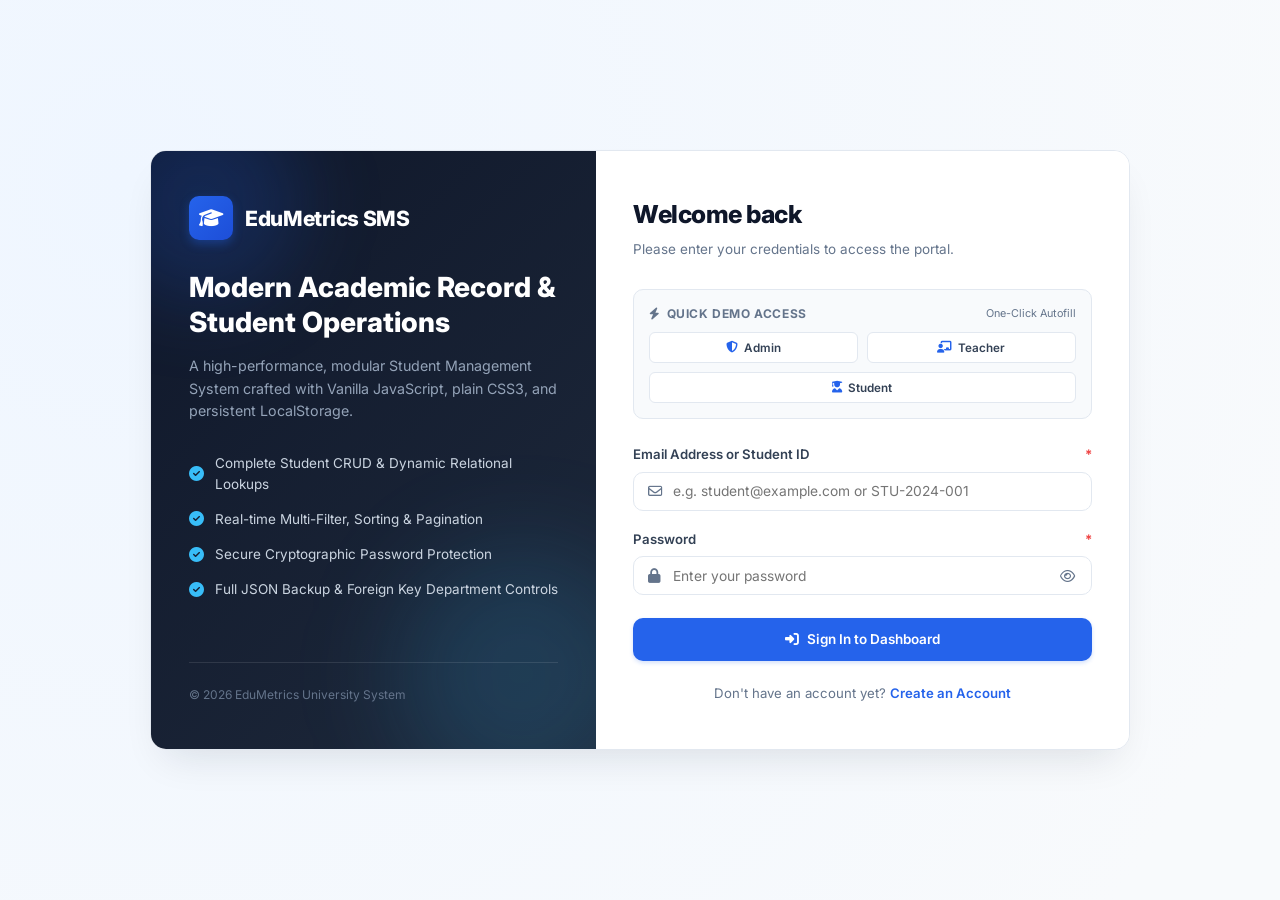
<file: attendance.html>
<!DOCTYPE html>
<html lang="en">
<head>
  <meta charset="UTF-8">
  <meta name="viewport" content="width=device-width, initial-scale=1.0">
  <title>Classroom Attendance - EduMetrics Student Management System</title>
  <!-- Google Fonts: Inter -->
  <link rel="preconnect" href="https://fonts.googleapis.com">
  <link rel="preconnect" href="https://fonts.gstatic.com" crossorigin>
  <link href="https://fonts.googleapis.com/css2?family=Inter:wght@300;400;500;600;700&family=JetBrains+Mono:wght@400;500&display=swap" rel="stylesheet">
  <!-- Font Awesome -->
  <link rel="stylesheet" href="https://cdnjs.cloudflare.com/ajax/libs/font-awesome/6.5.1/css/all.min.css">
  <!-- Stylesheets -->
  <link rel="stylesheet" href="css/style.css">
  <link rel="stylesheet" href="css/forms.css">
  <link rel="stylesheet" href="css/students.css">
  <link rel="stylesheet" href="css/attendance.css">
  <link rel="stylesheet" href="css/responsive.css">
</head>
<body>

  <!-- Mobile Drawer Backdrop Overlay -->
  <div class="sidebar-overlay" id="sidebarOverlay"></div>

  <div class="app-container">
    <!-- Sidebar Navigation -->
    <aside class="app-sidebar" id="appSidebar">
      <div class="sidebar-header">
        <div class="brand-logo">
          <div class="brand-icon">
            <i class="fa-solid fa-graduation-cap"></i>
          </div>
          <span class="brand-name">EduMetrics SMS</span>
        </div>
        <button class="sidebar-close-btn" id="sidebarCloseBtn" aria-label="Close Sidebar">
          <i class="fa-solid fa-xmark"></i>
        </button>
      </div>

      <div class="sidebar-content">
        <div class="sidebar-nav-group">
          <div class="sidebar-nav-title">Main Menu</div>
          <ul class="sidebar-nav">
            <li>
              <a href="index.html" class="sidebar-link">
                <i class="fa-solid fa-chart-pie"></i>
                <span>Dashboard</span>
              </a>
            </li>
            <li>
              <a href="semesters.html" class="sidebar-link" id="navLinkSemesters">
                <i class="fa-solid fa-calendar-week"></i>
                <span>Semesters</span>
              </a>
            </li>
            <li>
              <a href="courses.html" class="sidebar-link" id="navLinkCourses">
                <i class="fa-solid fa-book-open"></i>
                <span>Courses</span>
              </a>
            </li>
            <li>
              <a href="assessments.html" class="sidebar-link" id="navLinkAssessments">
                <i class="fa-solid fa-pen-ruler"></i>
                <span>Assignments &amp; Quizzes</span>
              </a>
            </li>
            <li>
              <a href="results.html" class="sidebar-link" id="navLinkResults">
                <i class="fa-solid fa-square-poll-vertical"></i>
                <span>Results</span>
              </a>
            </li>
            <li>
              <a href="students.html" class="sidebar-link">
                <i class="fa-solid fa-users"></i>
                <span>Student Directory</span>
              </a>
            </li>
            <li>
              <a href="add-student.html" class="sidebar-link" id="navLinkAddStudent">
                <i class="fa-solid fa-user-plus"></i>
                <span>Add Student</span>
              </a>
            </li>
            <li>
              <a href="attendance.html" class="sidebar-link active" id="navLinkAttendance">
                <i class="fa-solid fa-clipboard-user"></i>
                <span>Attendance</span>
              </a>
            </li>
            <li>
              <a href="settings.html" class="sidebar-link" id="navLinkSettings">
                <i class="fa-solid fa-gear"></i>
                <span>Settings &amp; Data</span>
              </a>
            </li>
          </ul>
        </div>
      </div>

      <!-- Sidebar User Profile Footer -->
      <div class="sidebar-footer">
        <div class="user-mini-profile">
          <div class="user-avatar" id="sidebarUserAvatar">AD</div>
          <div class="user-info">
            <div class="user-name" id="sidebarUserName">Administrator</div>
            <div class="user-role-badge" id="sidebarUserRole">Admin Account</div>
          </div>
          <button class="logout-icon-btn btn-logout" title="Sign Out" aria-label="Sign Out">
            <i class="fa-solid fa-arrow-right-from-bracket"></i>
          </button>
        </div>
      </div>
    </aside>

    <!-- Main Content Area -->
    <div class="app-main">
      <!-- Top Navigation Header -->
      <header class="app-header">
        <div class="header-left">
          <button class="sidebar-toggle-btn" id="sidebarToggleBtn" aria-label="Toggle Navigation">
            <i class="fa-solid fa-bars"></i>
          </button>
          <div class="page-breadcrumb">
            <h1 class="breadcrumb-title">Classroom Attendance System</h1>
            <span class="breadcrumb-sub">Teacher marking, student reports, and percentage calculation</span>
          </div>
        </div>

        <div class="header-right">
          <div class="header-meta-pill">
            <i class="fa-regular fa-calendar-check"></i>
            <span>Term: 2026-2027</span>
          </div>
          <div class="header-meta-pill" style="background:#f1f5f9;color:var(--text-secondary);">
            <i class="fa-solid fa-shield-halved" style="color:var(--primary);"></i>
            <span id="headerUserRole">Admin</span>
          </div>
          <button class="btn btn-secondary btn-sm btn-logout">
            <i class="fa-solid fa-right-from-bracket"></i>
            <span>Sign Out</span>
          </button>
        </div>
      </header>

      <!-- Main Body Container -->
      <main class="page-body">

        <!-- Navigation Tabs -->
        <div class="attendance-tabs">
          <button type="button" class="attendance-tab-btn active" data-tab="mark">
            <i class="fa-solid fa-clipboard-check"></i>
            <span>Mark Attendance</span>
          </button>
          <button type="button" class="attendance-tab-btn" data-tab="report">
            <i class="fa-solid fa-chart-pie"></i>
            <span>Student Reports</span>
          </button>
          <button type="button" class="attendance-tab-btn" data-tab="history">
            <i class="fa-solid fa-clock-rotate-left"></i>
            <span>Session Logs</span>
          </button>
        </div>

        <!-- ================================================================= -->
        <!-- TAB 1: MARK ATTENDANCE (TEACHER / INSTRUCTOR MODE)                -->
        <!-- ================================================================= -->
        <div class="tab-pane active" id="markPane">
          <!-- Session Setup Parameters -->
          <div class="session-setup-card">
            <div style="margin-bottom: 1rem;">
              <h2 style="font-size: 1.15rem; font-weight: 700; color: var(--text-primary); margin-bottom: 0.25rem;">
                <i class="fa-solid fa-chalkboard-user" style="color: var(--primary);"></i>
                Classroom Session Details
              </h2>
              <p style="font-size: 0.85rem; color: var(--text-secondary);">
                Select the target department, semester, subject, and date to populate the active student roster.
              </p>
            </div>

            <div class="session-setup-grid">
              <div class="form-group" style="margin-bottom: 0;">
                <label for="sessionDepartment" class="form-label">Academic Department <span class="required">*</span></label>
                <select id="sessionDepartment" class="form-control" required>
                  <option value="">Select Department...</option>
                </select>
              </div>

              <div class="form-group" style="margin-bottom: 0;">
                <label for="sessionSemester" class="form-label">Semester <span class="required">*</span></label>
                <select id="sessionSemester" class="form-control" required>
                  <option value="">Select Semester...</option>
                  <option value="1st">1st Semester</option>
                  <option value="2nd">2nd Semester</option>
                  <option value="3rd">3rd Semester</option>
                  <option value="4th">4th Semester</option>
                  <option value="5th" selected>5th Semester</option>
                  <option value="6th">6th Semester</option>
                  <option value="7th">7th Semester</option>
                  <option value="8th">8th Semester</option>
                </select>
              </div>

              <div class="form-group" style="margin-bottom: 0;">
                <label for="sessionSubject" class="form-label">Subject / Course Name</label>
                <input type="text" id="sessionSubject" class="form-control" placeholder="e.g. Software Engineering (CSE-301)" value="Software Engineering (CSE-301)">
              </div>

              <div class="form-group" style="margin-bottom: 0;">
                <label for="sessionDate" class="form-label">Date <span class="required">*</span></label>
                <input type="date" id="sessionDate" class="form-control" required>
              </div>

              <div class="form-group" style="margin-bottom: 0;">
                <label for="sessionTeacher" class="form-label">Teacher / Instructor</label>
                <input type="text" id="sessionTeacher" class="form-control" placeholder="Instructor Name" value="Prof. Alan Turing">
              </div>

              <div>
                <button type="button" class="btn btn-primary" id="loadRosterBtn" style="width: 100%; height: 42px;">
                  <i class="fa-solid fa-users-viewfinder"></i> Load Roster
                </button>
              </div>
            </div>
          </div>

          <!-- Live Attendance Summary & Bulk Actions Toolbar -->
          <div class="attendance-live-summary">
            <div class="live-counts">
              <span class="live-count-item">
                <span>Roster:</span>
                <span class="live-count-pill" id="liveCountTotal" style="background:#f1f5f9;color:var(--text-primary);">0</span>
              </span>
              <span class="live-count-item">
                <span>Present:</span>
                <span class="live-count-pill count-present" id="liveCountPresent">0</span>
              </span>
              <span class="live-count-item">
                <span>Late:</span>
                <span class="live-count-pill count-late" id="liveCountLate">0</span>
              </span>
              <span class="live-count-item">
                <span>Absent:</span>
                <span class="live-count-pill count-absent" id="liveCountAbsent">0</span>
              </span>
              <span class="live-count-item">
                <span>Excused:</span>
                <span class="live-count-pill count-excused" id="liveCountExcused">0</span>
              </span>
              <span class="live-count-item">
                <span>Attendance Rate:</span>
                <span class="live-count-pill count-rate" id="liveCountRate">0%</span>
              </span>
            </div>

            <div class="attendance-actions-toolbar" id="rosterActionsToolbar" style="display: none;">
              <button type="button" class="btn btn-secondary btn-sm" id="markAllPresentBtn">
                <i class="fa-solid fa-circle-check" style="color:#16a34a;"></i> Mark All Present
              </button>
              <button type="button" class="btn btn-secondary btn-sm" id="markAllAbsentBtn">
                <i class="fa-solid fa-circle-xmark" style="color:#dc2626;"></i> Mark All Absent
              </button>
            </div>
          </div>

          <!-- Student Roster Table Card -->
          <div class="card" style="margin-bottom: 2rem;">
            <div class="table-responsive">
              <table class="roster-table">
                <thead>
                  <tr>
                    <th style="width: 50px;">#</th>
                    <th>Student Name &amp; ID</th>
                    <th style="width: 120px;">Overall Standing</th>
                    <th style="width: 320px;">Mark Status</th>
                    <th>Teacher Remarks</th>
                  </tr>
                </thead>
                <tbody id="rosterTableBody">
                  <!-- Injected via JavaScript -->
                </tbody>
              </table>

              <!-- Empty State -->
              <div id="rosterEmptyState" style="text-align: center; padding: 3.5rem 1rem;">
                <i class="fa-solid fa-clipboard-user" style="font-size: 3rem; color: #cbd5e1; margin-bottom: 1rem;"></i>
                <h3 style="font-size: 1.1rem; color: var(--text-primary); margin-bottom: 0.35rem;">No Student Roster Loaded</h3>
                <p style="font-size: 0.88rem; color: var(--text-secondary); max-width: 440px; margin: 0 auto 1.25rem;">
                  Choose an academic department and semester above, then click <strong>"Load Roster"</strong> to mark attendance.
                </p>
              </div>
            </div>

            <!-- Footer Save Action -->
            <div style="padding: 1rem 1.5rem; background: #f8fafc; border-top: 1px solid var(--border-color); display: flex; justify-content: flex-end;">
              <button type="button" class="btn btn-primary" id="saveAttendanceBtn">
                <i class="fa-solid fa-floppy-disk"></i> Save Attendance Session
              </button>
            </div>
          </div>
        </div>

        <!-- ================================================================= -->
        <!-- TAB 2: STUDENT REPORTS & ANALYTICS                                -->
        <!-- ================================================================= -->
        <div class="tab-pane" id="reportPane">
          <!-- Summary Metrics Cards -->
          <div class="att-stats-grid">
            <div class="att-stat-card">
              <div class="att-stat-icon primary">
                <i class="fa-solid fa-percent"></i>
              </div>
              <div class="att-stat-info">
                <div class="stat-label">Average Attendance Rate</div>
                <div class="stat-value" id="statAvgAttendanceRate">0%</div>
                <div class="stat-sub">Across all conducted sessions</div>
              </div>
            </div>

            <div class="att-stat-card">
              <div class="att-stat-icon success">
                <i class="fa-solid fa-calendar-days"></i>
              </div>
              <div class="att-stat-info">
                <div class="stat-label">Total Sessions Conducted</div>
                <div class="stat-value" id="statTotalSessions">0</div>
                <div class="stat-sub">Logged classroom lectures</div>
              </div>
            </div>

            <div class="att-stat-card">
              <div class="att-stat-icon danger">
                <i class="fa-solid fa-triangle-exclamation"></i>
              </div>
              <div class="att-stat-info">
                <div class="stat-label">Low Attendance Warning</div>
                <div class="stat-value" id="statLowAttendanceCount" style="color:var(--danger);">0</div>
                <div class="stat-sub">Students under 75% threshold</div>
              </div>
            </div>

            <div class="att-stat-card">
              <div class="att-stat-icon warning">
                <i class="fa-solid fa-users"></i>
              </div>
              <div class="att-stat-info">
                <div class="stat-label">Active Enrolled Students</div>
                <div class="stat-value" id="statTotalEnrolled">0</div>
                <div class="stat-sub">Tracked across all faculties</div>
              </div>
            </div>
          </div>

          <!-- Filter Toolbar for Reports -->
          <div class="filter-card" style="margin-bottom: 1.5rem;">
            <div class="filter-grid" style="grid-template-columns: 2fr 1.5fr 1fr 1.25fr auto; align-items: center;">
              <!-- Search -->
              <div class="search-input-wrapper">
                <i class="fa-solid fa-magnifying-glass search-icon"></i>
                <input type="text" id="reportSearch" class="search-input" placeholder="Search student by name, ID, or email...">
              </div>

              <!-- Department Filter -->
              <select id="reportDepartment" class="filter-select">
                <option value="ALL">All Departments</option>
              </select>

              <!-- Semester Filter -->
              <select id="reportSemester" class="filter-select">
                <option value="ALL">All Semesters</option>
                <option value="1st">1st Semester</option>
                <option value="2nd">2nd Semester</option>
                <option value="3rd">3rd Semester</option>
                <option value="4th">4th Semester</option>
                <option value="5th">5th Semester</option>
                <option value="6th">6th Semester</option>
                <option value="7th">7th Semester</option>
                <option value="8th">8th Semester</option>
              </select>

              <!-- Exam Eligibility / Risk Filter -->
              <select id="reportRiskFilter" class="filter-select">
                <option value="ALL">All Standing Statuses</option>
                <option value="ELIGIBLE">Eligible (&ge; 75%)</option>
                <option value="WARNING">Attendance Warning (&lt; 75%)</option>
                <option value="CRITICAL">Critical Shortage (&lt; 60%)</option>
              </select>

              <!-- Print / Export Button -->
              <button type="button" class="btn btn-secondary" id="printReportBtn" title="Print Attendance Report">
                <i class="fa-solid fa-print"></i> Print Report
              </button>
            </div>
          </div>

          <!-- Report Breakdown Data Table -->
          <div class="card" style="margin-bottom: 2rem;">
            <div class="card-header" style="display:flex;justify-content:space-between;align-items:center;">
              <div>
                <h2 class="card-title">
                  <i class="fa-solid fa-table-list" style="color:var(--primary);"></i>
                  Student Attendance Roster &amp; Percentage Breakdown
                </h2>
                <p class="card-subtitle" id="reportRecordCount">Showing student records</p>
              </div>
            </div>

            <div class="table-responsive">
              <table class="data-table">
                <thead>
                  <tr>
                    <th>Student Name &amp; ID</th>
                    <th>Department &amp; Sem</th>
                    <th style="text-align:center;">Total Held</th>
                    <th style="text-align:center;">Present</th>
                    <th style="text-align:center;">Late</th>
                    <th style="text-align:center;">Absent</th>
                    <th>Attendance %</th>
                    <th>Exam Eligibility</th>
                    <th style="text-align:right;">Actions</th>
                  </tr>
                </thead>
                <tbody id="reportTableBody">
                  <!-- Injected via JavaScript -->
                </tbody>
              </table>

              <!-- Empty State -->
              <div id="reportEmptyState" style="display: none; text-align: center; padding: 3rem 1rem;">
                <i class="fa-solid fa-folder-open" style="font-size: 2.5rem; color: #cbd5e1; margin-bottom: 0.75rem;"></i>
                <h4 style="color: var(--text-primary); margin-bottom: 0.25rem;">No Matching Student Reports</h4>
                <p style="font-size: 0.85rem; color: var(--text-secondary);">Try adjusting your search queries or department/semester filters.</p>
              </div>
            </div>
          </div>
        </div>

        <!-- ================================================================= -->
        <!-- TAB 3: PAST ATTENDANCE SESSIONS LOG                               -->
        <!-- ================================================================= -->
        <div class="tab-pane" id="historyPane">
          <div class="card" style="margin-bottom: 2rem;">
            <div class="card-header">
              <div>
                <h2 class="card-title">
                  <i class="fa-solid fa-clock-rotate-left" style="color:var(--primary);"></i>
                  Conducted Classroom Sessions Log
                </h2>
                <p class="card-subtitle">Review, edit, or delete past lecture attendance records.</p>
              </div>
            </div>

            <div class="table-responsive">
              <table class="data-table">
                <thead>
                  <tr>
                    <th>Session Date</th>
                    <th>Subject &amp; ID</th>
                    <th>Faculty &amp; Sem</th>
                    <th>Instructor</th>
                    <th style="text-align:center;">Attended / Total</th>
                    <th>Attendance Rate</th>
                    <th style="text-align:right;">Actions</th>
                  </tr>
                </thead>
                <tbody id="historyTableBody">
                  <!-- Injected via JavaScript -->
                </tbody>
              </table>

              <!-- Empty State -->
              <div id="historyEmptyState" style="display: none; text-align: center; padding: 3rem 1rem;">
                <i class="fa-solid fa-calendar-xmark" style="font-size: 2.5rem; color: #cbd5e1; margin-bottom: 0.75rem;"></i>
                <h4 style="color: var(--text-primary); margin-bottom: 0.25rem;">No Recorded Sessions Found</h4>
                <p style="font-size: 0.85rem; color: var(--text-secondary);">Mark attendance in the first tab to begin logging classroom sessions.</p>
              </div>
            </div>
          </div>
        </div>

      </main>
    </div>
  </div>

  <!-- Detailed Student Attendance History Modal -->
  <div class="modal-backdrop" id="studentHistoryModalBackdrop">
    <div class="modal-dialog" style="max-width: 600px;">
      <div class="modal-header">
        <h3 class="modal-title" id="historyModalTitle">Student Attendance History</h3>
        <button type="button" class="modal-close-btn" id="closeHistoryModalBtn" aria-label="Close Modal">
          <i class="fa-solid fa-xmark"></i>
        </button>
      </div>
      <div class="modal-body" style="padding: 1.25rem 1.5rem;">
        <div id="historyModalSummary"></div>
        <h4 style="font-size: 0.9rem; font-weight: 600; color: var(--text-primary); margin-bottom: 0.75rem;">
          Lecture Attendance Timeline:
        </h4>
        <div class="att-history-list" id="historyModalList"></div>
      </div>
      <div class="modal-footer">
        <button type="button" class="btn btn-secondary" id="closeHistoryModalFooterBtn">Close</button>
      </div>
    </div>
  </div>

  <!-- Confirmation Modal -->
  <div class="modal-backdrop" id="confirmModalBackdrop">
    <div class="modal-dialog modal-sm">
      <div class="modal-header">
        <h3 class="modal-title" id="confirmModalTitle">Confirm Action</h3>
        <button type="button" class="modal-close-btn" id="confirmModalCloseBtn" aria-label="Close Modal">
          <i class="fa-solid fa-xmark"></i>
        </button>
      </div>
      <div class="modal-body">
        <p id="confirmModalMessage">Are you sure you want to proceed?</p>
      </div>
      <div class="modal-footer">
        <button type="button" class="btn btn-secondary" id="confirmModalCancelBtn">Cancel</button>
        <button type="button" class="btn btn-danger" id="confirmModalConfirmBtn">Confirm</button>
      </div>
    </div>
  </div>

  <!-- Toast Notification Container -->
  <div class="toast-container" id="toastContainer"></div>

  <!-- Scripts -->
  <script src="js/utils.js"></script>
  <script src="js/storage.js"></script>
  <script src="js/auth.js"></script>
  <script src="js/course-service.js"></script>
  <script src="js/assessment-service.js"></script>
  <script src="js/app.js"></script>
  <script src="js/attendance.js"></script>
  <script>
    document.addEventListener('DOMContentLoaded', () => {
      // 1. Storage initialization
      SMS.Storage.initStorage();

      // 2. Authentication Route Guard: requires logged-in user
      if (!SMS.Auth.requireAuth()) return;

      // 3. Initialize Global App Layout & Session Sync
      SMS.App.init();

      // 4. Initialize Classroom Attendance Controller
      SMS.Attendance.init();

      // Auto-load 5th semester CSE demo roster so user sees students immediately
      const deptSelect = document.getElementById('sessionDepartment');
      if (deptSelect && deptSelect.options.length > 1) {
        deptSelect.selectedIndex = 1; // 1st dept (CSE)
        document.getElementById('loadRosterBtn').click();
      }
    });
  </script>
</body>
</html>
</file>
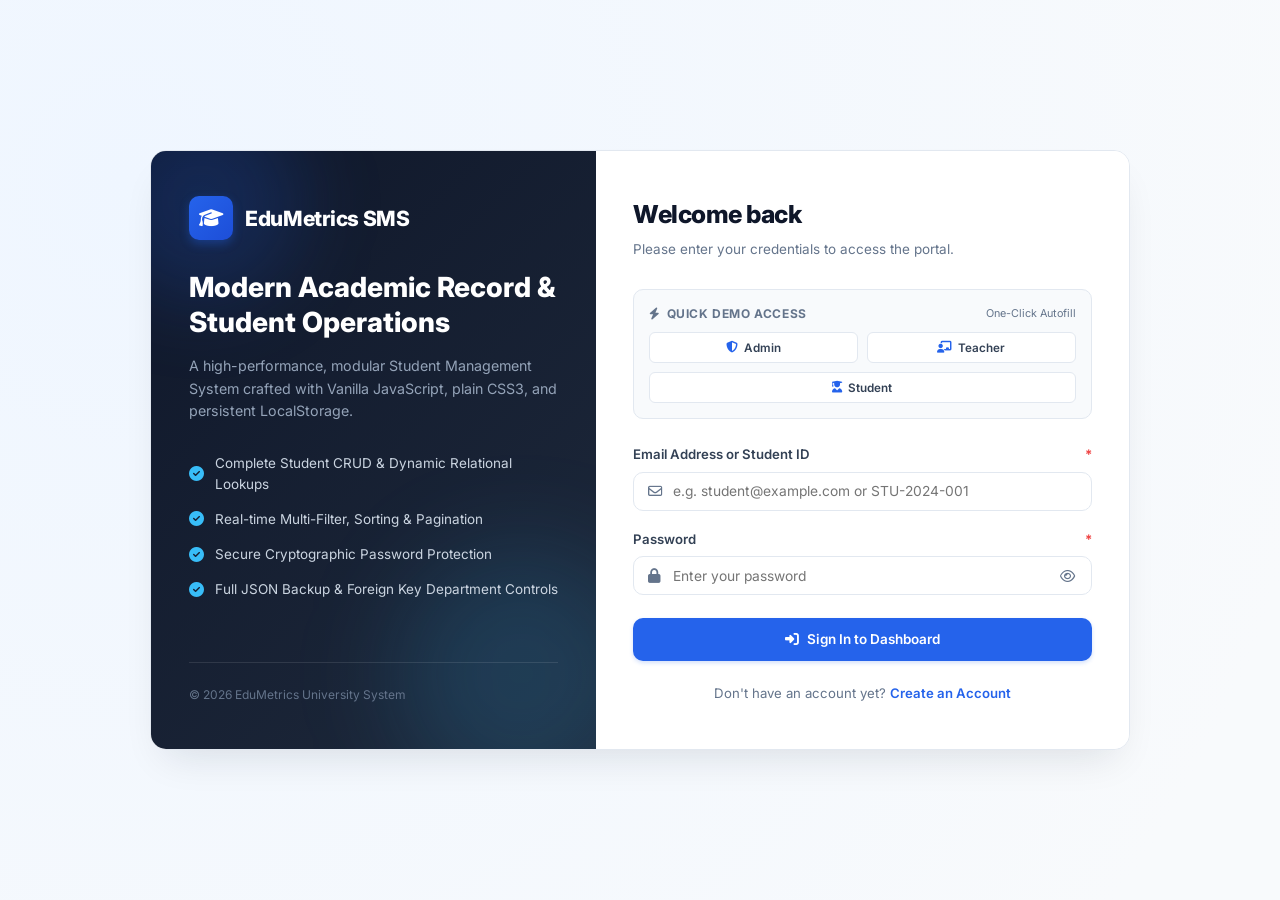
<file: course-detail.html>
<!DOCTYPE html>
<html lang="en">
<head>
  <meta charset="UTF-8">
  <meta name="viewport" content="width=device-width, initial-scale=1.0">
  <title>Course Details &amp; 12 Weeks - EduMetrics SMS</title>
  <link rel="stylesheet" href="https://cdnjs.cloudflare.com/ajax/libs/font-awesome/6.5.1/css/all.min.css">
  <link rel="stylesheet" href="css/style.css">
  <link rel="stylesheet" href="css/forms.css">
  <link rel="stylesheet" href="css/courses.css">
  <link rel="stylesheet" href="css/responsive.css">
</head>
<body>

  <div class="app-wrapper">
    <div class="sidebar-overlay" id="sidebarOverlay"></div>

    <aside class="app-sidebar" id="appSidebar">
      <div class="sidebar-header">
        <a href="index.html" class="sidebar-brand">
          <div class="brand-icon">
            <i class="fa-solid fa-graduation-cap"></i>
          </div>
          <span>EduMetrics</span>
        </a>
        <button class="sidebar-close-btn" id="sidebarCloseBtn" aria-label="Close Sidebar">
          <i class="fa-solid fa-xmark"></i>
        </button>
      </div>

      <div class="sidebar-content">
        <div class="sidebar-nav-group">
          <div class="sidebar-nav-title">Main Menu</div>
          <ul class="sidebar-nav">
            <li>
              <a href="index.html" class="sidebar-link">
                <i class="fa-solid fa-chart-pie"></i>
                <span>Dashboard</span>
              </a>
            </li>
            <li>
              <a href="semesters.html" class="sidebar-link" id="navLinkSemesters">
                <i class="fa-solid fa-calendar-week"></i>
                <span>Semesters</span>
              </a>
            </li>
            <li>
              <a href="courses.html" class="sidebar-link active" id="navLinkCourses">
                <i class="fa-solid fa-book-open"></i>
                <span>Courses</span>
              </a>
            </li>
            <li>
              <a href="assessments.html" class="sidebar-link" id="navLinkAssessments">
                <i class="fa-solid fa-pen-ruler"></i>
                <span>Assignments &amp; Quizzes</span>
              </a>
            </li>
            <li>
              <a href="results.html" class="sidebar-link" id="navLinkResults">
                <i class="fa-solid fa-square-poll-vertical"></i>
                <span>Results</span>
              </a>
            </li>
            <li>
              <a href="students.html" class="sidebar-link">
                <i class="fa-solid fa-users"></i>
                <span>Student Directory</span>
              </a>
            </li>
            <li>
              <a href="add-student.html" class="sidebar-link" id="navLinkAddStudent">
                <i class="fa-solid fa-user-plus"></i>
                <span>Add Student</span>
              </a>
            </li>
            <li>
              <a href="attendance.html" class="sidebar-link" id="navLinkAttendance">
                <i class="fa-solid fa-clipboard-user"></i>
                <span>Attendance</span>
              </a>
            </li>
            <li>
              <a href="settings.html" class="sidebar-link" id="navLinkSettings">
                <i class="fa-solid fa-gear"></i>
                <span>Settings &amp; Data</span>
              </a>
            </li>
          </ul>
        </div>
      </div>

      <div class="sidebar-footer">
        <div class="user-mini-profile">
          <div class="user-avatar" id="sidebarUserAvatar">AD</div>
          <div class="user-info">
            <div class="user-name" id="sidebarUserName">Administrator</div>
            <div class="user-role-badge" id="sidebarUserRole">Admin Account</div>
          </div>
          <button class="logout-icon-btn btn-logout" title="Sign Out" aria-label="Sign Out">
            <i class="fa-solid fa-arrow-right-from-bracket"></i>
          </button>
        </div>
      </div>
    </aside>

    <div class="app-main">
      <header class="app-header">
        <div class="header-left">
          <button class="sidebar-toggle-btn" id="sidebarToggleBtn" aria-label="Toggle Navigation">
            <i class="fa-solid fa-bars"></i>
          </button>
          <div class="page-breadcrumb">
            <h1 class="breadcrumb-title" id="courseBreadcrumbTitle">Course Details</h1>
            <span class="breadcrumb-sub">12-Week Curriculum, Assessment Phases &amp; Materials</span>
          </div>
        </div>

        <div class="header-right">
          <a href="courses.html" class="btn btn-secondary btn-sm">
            <i class="fa-solid fa-arrow-left"></i> Back to Courses
          </a>
          <button class="btn btn-secondary btn-sm btn-logout">
            <i class="fa-solid fa-right-from-bracket"></i>
            <span>Sign Out</span>
          </button>
        </div>
      </header>

      <main class="page-container">
        <!-- Course Profile Hero -->
        <div class="card" style="margin-bottom: 1.5rem; border-left: 5px solid var(--primary);">
          <div class="card-body" style="padding: 1.5rem;">
            <div style="display: flex; justify-content: space-between; align-items: flex-start; flex-wrap: wrap; gap: 1rem;">
              <div>
                <span class="course-code-badge" id="courseDetailCode">CSE-301</span>
                <h2 style="font-size: 1.5rem; font-weight: 800; color: var(--text-main); margin-top: 0.25rem;" id="courseDetailName">Data Structures and Algorithms</h2>
                <p style="color: var(--text-secondary); margin-top: 0.5rem; max-width: 800px;" id="courseDetailDesc">Course description loading...</p>
              </div>
              <div style="display: flex; gap: 0.5rem; flex-wrap: wrap;">
                <a href="#" id="viewCourseAssessmentsBtn" class="btn btn-primary">
                  <i class="fa-solid fa-pen-ruler"></i> View Assessments &amp; Quizzes
                </a>
                <button type="button" class="btn btn-secondary" id="btnManageEnrollment" style="display: none;">
                  <i class="fa-solid fa-user-plus"></i> Enroll Students
                </button>
              </div>
            </div>

            <div class="course-meta-row" style="margin-top: 1.25rem; padding-top: 1rem;">
              <div class="course-meta-item">
                <i class="fa-solid fa-chalkboard-user"></i>
                <span><strong>Instructor:</strong> <span id="courseDetailTeacher">Prof. Alan Turing</span></span>
              </div>
              <div class="course-meta-item">
                <i class="fa-solid fa-calendar-week"></i>
                <span><strong>Semester:</strong> <span id="courseDetailSemester">Fall 2026</span></span>
              </div>
              <div class="course-meta-item">
                <i class="fa-solid fa-clock"></i>
                <span><strong>Schedule:</strong> 12 Weeks (4 Assessment Phases)</span>
              </div>
              <div class="course-meta-item">
                <i class="fa-solid fa-users"></i>
                <span><strong>Enrolled:</strong> <span id="courseDetailEnrolled">0</span> Students</span>
              </div>
            </div>
          </div>
        </div>

        <!-- Student Attendance Status Check (Shown for students) -->
        <div id="studentCourseEligibilityBanner" style="display: none;">
          <!-- Dynamically inserted eligibility alert -->
        </div>

        <!-- 4 Assessment Phases Overview Grid -->
        <div class="assessment-phase-banner">
          <div class="phase-summary-card phase-1">
            <span class="phase-title">Phase 01 &bull; Weeks 1–3</span>
            <span class="phase-sub">Assignment 01 + Quiz 01</span>
            <span style="font-size: 0.8rem; color: var(--text-muted);">Foundational theories &amp; principles</span>
          </div>
          <div class="phase-summary-card phase-2">
            <span class="phase-title">Phase 02 &bull; Weeks 4–6</span>
            <span class="phase-sub">Assignment 02 + Quiz 02</span>
            <span style="font-size: 0.8rem; color: var(--text-muted);">Core architectures &amp; design patterns</span>
          </div>
          <div class="phase-summary-card phase-3">
            <span class="phase-title">Phase 03 &bull; Weeks 7–9</span>
            <span class="phase-sub">Assignment 03 + Quiz 03</span>
            <span style="font-size: 0.8rem; color: var(--text-muted);">Advanced implementations &amp; analysis</span>
          </div>
          <div class="phase-summary-card phase-4">
            <span class="phase-title">Phase 04 &bull; Weeks 10–12</span>
            <span class="phase-sub">Assignment 04 + Quiz 04</span>
            <span style="font-size: 0.8rem; color: var(--text-muted);">Final evaluations &amp; synthesis</span>
          </div>
        </div>

        <!-- 12-Week Syllabus Modules Container -->
        <div style="display: flex; justify-content: space-between; align-items: center; margin-top: 1.5rem; margin-bottom: 0.5rem;">
          <h3 style="font-size: 1.25rem; font-weight: 700; color: var(--text-main);">
            <i class="fa-solid fa-list-ol" style="color: var(--primary);"></i> 12-Week Learning Modules
          </h3>
          <span style="font-size: 0.85rem; color: var(--text-muted);">Click on any week to view topics, slides, and learning resources</span>
        </div>

        <div id="weeksAccordion" class="weeks-container">
          <!-- 12 Weeks rendered dynamically -->
        </div>

        <!-- Enrolled Students Section for Admin & Teacher -->
        <div id="enrolledStudentsSection" class="card" style="margin-top: 2rem;">
          <div class="card-header" style="display: flex; justify-content: space-between; align-items: center;">
            <div>
              <h3 class="card-title"><i class="fa-solid fa-user-graduate" style="color: var(--primary);"></i> Enrolled Students in this Course</h3>
              <p class="card-subtitle">Admin controls student enrollment; teachers can monitor student rosters.</p>
            </div>
            <div id="adminEnrollHeaderBtnContainer"></div>
          </div>
          <div class="table-responsive">
            <table class="data-table">
              <thead>
                <tr>
                  <th>Student Name</th>
                  <th>Student ID</th>
                  <th>Email</th>
                  <th>Enrolled Date</th>
                  <th>Attendance %</th>
                  <th>Action</th>
                </tr>
              </thead>
              <tbody id="enrolledStudentsTbody">
                <!-- Injected via JS -->
              </tbody>
            </table>
          </div>
        </div>
      </main>
    </div>
  </div>

  <!-- Edit Week Topic & Materials Modal (Teacher & Admin) -->
  <div class="modal-backdrop" id="editWeekModal" style="display: none;">
    <div class="modal" style="max-width: 650px;">
      <div class="modal-header">
        <h3 class="modal-title" id="weekModalTitle">Edit Week Content</h3>
        <button type="button" class="modal-close-btn" id="weekModalCloseBtn">&times;</button>
      </div>
      <form id="weekForm">
        <input type="hidden" id="editWeekIdInput">
        <div class="modal-body">
          <div class="form-group" style="margin-bottom: 1rem;">
            <label class="form-label" for="weekTitleInput">Weekly Topic Title <span class="required">*</span></label>
            <input type="text" id="weekTitleInput" class="form-control" required>
          </div>
          <div class="form-group" style="margin-bottom: 1rem;">
            <label class="form-label" for="weekDescInput">Description &amp; Syllabus Notes</label>
            <textarea id="weekDescInput" class="form-control" rows="3"></textarea>
          </div>
          <div class="form-group" style="margin-bottom: 1rem;">
            <label class="form-label" for="weekMaterialsInput">Learning Materials (one per line)</label>
            <textarea id="weekMaterialsInput" class="form-control" rows="3" placeholder="Lecture 01 Slides.pdf&#10;Lab Manual Chapter 1"></textarea>
          </div>
          <div class="form-group" style="margin-bottom: 1rem;">
            <label class="form-label" for="weekResourcesInput">External Resources / Links (one per line)</label>
            <textarea id="weekResourcesInput" class="form-control" rows="2" placeholder="https://example.com/docs"></textarea>
          </div>
        </div>
        <div class="modal-footer">
          <button type="button" class="btn btn-secondary" id="weekModalCancelBtn">Cancel</button>
          <button type="submit" class="btn btn-primary">Update Week</button>
        </div>
      </form>
    </div>
  </div>

  <!-- Enroll Student Modal (Admin) -->
  <div class="modal-backdrop" id="enrollModal" style="display: none;">
    <div class="modal" style="max-width: 550px;">
      <div class="modal-header">
        <h3 class="modal-title">Enroll Student in Course</h3>
        <button type="button" class="modal-close-btn" id="enrollModalCloseBtn">&times;</button>
      </div>
      <form id="enrollForm">
        <div class="modal-body">
          <div class="form-group" style="margin-bottom: 1rem;">
            <label class="form-label" for="selectStudentEnroll">Select Student <span class="required">*</span></label>
            <select id="selectStudentEnroll" class="form-control" required>
              <!-- Students -->
            </select>
          </div>
          <p class="text-muted" style="font-size: 0.85rem;">Enrolling a student links them to this course and allows taking attendance and recording assessment grades.</p>
        </div>
        <div class="modal-footer">
          <button type="button" class="btn btn-secondary" id="enrollModalCancelBtn">Cancel</button>
          <button type="submit" class="btn btn-primary">Enroll Student</button>
        </div>
      </form>
    </div>
  </div>

  <!-- Scripts -->
  <script src="js/utils.js"></script>
  <script src="js/storage.js"></script>
  <script src="js/auth.js"></script>
  <script src="js/student.js"></script>
  <script src="js/course-service.js"></script>
  <script src="js/assessment-service.js"></script>
  <script src="js/app.js"></script>
  <script>
    document.addEventListener('DOMContentLoaded', () => {
      const user = SMS.Auth.getCurrentUser();
      const courseId = SMS.Utils.getUrlParam('id') || 'CRS-001';
      const course = SMS.CourseService.getCourseById(courseId);

      if (!course) {
        SMS.Utils.showToast('error', 'Course Not Found', 'The requested course does not exist.');
        setTimeout(() => window.location.href = 'courses.html', 1500);
        return;
      }

      // Populate Hero Profile
      const semester = SMS.CourseService.getSemesterById(course.semesterId);
      const teacher = SMS.CourseService.getTeacherById(course.teacherId);
      const enrolledStudents = SMS.CourseService.getStudentsInCourse(course.id);

      SMS.Utils.$('#courseDetailCode').textContent = course.code;
      SMS.Utils.$('#courseDetailName').textContent = course.name;
      SMS.Utils.$('#courseBreadcrumbTitle').textContent = `${course.code}: ${course.name}`;
      SMS.Utils.$('#courseDetailDesc').textContent = course.description || 'No description provided.';
      SMS.Utils.$('#courseDetailTeacher').textContent = teacher ? teacher.name : 'Unassigned';
      SMS.Utils.$('#courseDetailSemester').textContent = semester ? semester.name : 'Unassigned';
      SMS.Utils.$('#courseDetailEnrolled').textContent = enrolledStudents.length;

      const assessBtn = SMS.Utils.$('#viewCourseAssessmentsBtn');
      if (assessBtn) {
        assessBtn.href = `assessments.html?course=${course.id}`;
      }

      // Admin Enroll button
      const enrollBtn = SMS.Utils.$('#btnManageEnrollment');
      const enrollModal = SMS.Utils.$('#enrollModal');
      const enrollForm = SMS.Utils.$('#enrollForm');
      const selectStudent = SMS.Utils.$('#selectStudentEnroll');

      if (SMS.Auth.isAdmin() && enrollBtn) {
        enrollBtn.style.display = 'inline-flex';
        enrollBtn.addEventListener('click', () => {
          const allStudents = SMS.StudentService ? SMS.StudentService.getAll() : SMS.Storage.getCollection(SMS.Storage.KEYS.STUDENTS);
          const enrolledIds = enrolledStudents.map(e => e.student.id);
          const available = allStudents.filter(s => !enrolledIds.includes(s.id));

          if (available.length === 0) {
            selectStudent.innerHTML = '<option value="">All students already enrolled</option>';
          } else {
            selectStudent.innerHTML = available.map(s => `
              <option value="${s.id}">${SMS.Utils.escapeHTML(s.fullName)} (${s.id})</option>
            `).join('');
          }
          enrollModal.style.display = 'flex';
        });
      }

      SMS.Utils.$('#enrollModalCloseBtn').addEventListener('click', () => enrollModal.style.display = 'none');
      SMS.Utils.$('#enrollModalCancelBtn').addEventListener('click', () => enrollModal.style.display = 'none');

      enrollForm.addEventListener('submit', (e) => {
        e.preventDefault();
        const studentId = selectStudent.value;
        if (!studentId) return;
        try {
          SMS.CourseService.enrollStudent(studentId, course.id);
          SMS.Utils.showToast('success', 'Enrolled', 'Student successfully enrolled in course.');
          enrollModal.style.display = 'none';
          setTimeout(() => window.location.reload(), 1000);
        } catch (err) {
          SMS.Utils.showToast('error', 'Error', err.message);
        }
      });

      // Attendance check for Students
      const eligibilityBanner = SMS.Utils.$('#studentCourseEligibilityBanner');
      if (SMS.Auth.isStudent() && user.studentId && eligibilityBanner) {
        eligibilityBanner.style.display = 'block';
        const attStats = SMS.AssessmentService.getCourseAttendanceStats(course.id, user.studentId);
        if (attStats.isRestricted) {
          eligibilityBanner.innerHTML = `
            <div class="eligibility-callout restricted">
              <i class="fa-solid fa-triangle-exclamation eligibility-icon"></i>
              <div>
                <strong>Assessment Participation Restricted:</strong> Attendance is currently ${attStats.percentage}%, which is below the mandatory 70% threshold (${attStats.presentClasses} of ${attStats.totalClasses} classes attended). You cannot submit assignments or attempt quizzes until attendance requirements are satisfied.
              </div>
            </div>
          `;
        } else {
          eligibilityBanner.innerHTML = `
            <div class="eligibility-callout eligible">
              <i class="fa-solid fa-circle-check eligibility-icon"></i>
              <div>
                <strong>Assessment Eligible:</strong> Your attendance is ${attStats.percentage}% (${attStats.presentClasses} of ${attStats.totalClasses} classes attended). You meet the minimum 70% attendance threshold to participate in assignments and quizzes.
              </div>
            </div>
          `;
        }
      }

      // Render 12 Weeks
      const weeksAccordion = SMS.Utils.$('#weeksAccordion');
      const editWeekModal = SMS.Utils.$('#editWeekModal');
      const weekForm = SMS.Utils.$('#weekForm');

      const renderWeeks = () => {
        const weeks = SMS.CourseService.getWeeksByCourse(course.id);
        const canEdit = SMS.Auth.isAdmin() || (SMS.Auth.isTeacher() && course.teacherId === user.teacherId);

        weeksAccordion.innerHTML = weeks.map((w, idx) => {
          const isPhaseReview = (w.weekNumber % 3 === 0);
          const phaseNum = Math.ceil(w.weekNumber / 3);

          const materials = Array.isArray(w.learningMaterials) ? w.learningMaterials : [];
          const resources = Array.isArray(w.resources) ? w.resources : [];

          return `
            <div class="week-card ${isPhaseReview ? 'phase-review' : ''}" data-week-id="${w.id}">
              <div class="week-header">
                <div class="week-title-wrap">
                  <span class="week-badge phase-${phaseNum}">Week ${String(w.weekNumber).padStart(2, '0')}</span>
                  <span style="font-weight: 700; color: var(--text-main); font-size: 0.98rem;">${SMS.Utils.escapeHTML(w.title)}</span>
                  ${isPhaseReview ? `<span class="badge badge-warning" style="font-size: 0.72rem;"><i class="fa-solid fa-bell"></i> Phase 0${phaseNum} Assessment Due</span>` : ''}
                </div>
                <div style="display: flex; align-items: center; gap: 0.75rem;">
                  ${canEdit ? `
                    <button type="button" class="btn btn-icon btn-sm btn-edit-week" data-id="${w.id}" title="Edit Week Topic &amp; Materials">
                      <i class="fa-solid fa-pen"></i>
                    </button>
                  ` : ''}
                  <i class="fa-solid fa-chevron-down week-toggle-icon" style="color: var(--text-muted); transition: transform 0.2s;"></i>
                </div>
              </div>
              <div class="week-body">
                <p style="color: var(--text-secondary); font-size: 0.9rem; line-height: 1.5; margin-bottom: 0.85rem;">
                  ${SMS.Utils.escapeHTML(w.description || 'No detailed weekly notes provided.')}
                </p>

                <h4 style="font-size: 0.85rem; font-weight: 700; color: var(--text-main); margin-top: 1rem;">
                  <i class="fa-regular fa-file-pdf" style="color: var(--danger);"></i> Learning Materials &amp; Lecture Slides:
                </h4>
                <ul class="week-materials-list">
                  ${materials.length > 0 ? materials.map(m => `
                    <li class="week-materials-item">
                      <i class="fa-solid fa-file-lines" style="color: var(--primary);"></i>
                      <span>${SMS.Utils.escapeHTML(m)}</span>
                    </li>
                  `).join('') : '<li class="text-muted" style="font-size: 0.82rem;">No materials uploaded yet.</li>'}
                </ul>

                <h4 style="font-size: 0.85rem; font-weight: 700; color: var(--text-main); margin-top: 1rem;">
                  <i class="fa-solid fa-link" style="color: var(--info);"></i> External References:
                </h4>
                <ul class="week-materials-list">
                  ${resources.length > 0 ? resources.map(r => `
                    <li class="week-materials-item">
                      <i class="fa-solid fa-arrow-up-right-from-square" style="color: var(--secondary);"></i>
                      <a href="${SMS.Utils.escapeHTML(r)}" target="_blank" rel="noopener noreferrer" style="color: var(--primary); text-decoration: underline;">
                        ${SMS.Utils.escapeHTML(r)}
                      </a>
                    </li>
                  `).join('') : '<li class="text-muted" style="font-size: 0.82rem;">No references listed.</li>'}
                </ul>
              </div>
            </div>
          `;
        }).join('');

        // Expand/Collapse toggle
        SMS.Utils.$$('.week-header').forEach(header => {
          header.addEventListener('click', (e) => {
            if (e.target.closest('.btn-edit-week')) return;
            const card = header.closest('.week-card');
            card.classList.toggle('expanded');
            const icon = header.querySelector('.week-toggle-icon');
            if (icon) {
              icon.style.transform = card.classList.contains('expanded') ? 'rotate(180deg)' : 'rotate(0deg)';
            }
          });
        });

        // Edit week handler
        SMS.Utils.$$('.btn-edit-week').forEach(btn => {
          btn.addEventListener('click', (e) => {
            e.stopPropagation();
            const weekId = btn.dataset.id;
            const weeks = SMS.CourseService.getWeeksByCourse(course.id);
            const w = weeks.find(item => item.id === weekId);
            if (!w) return;

            SMS.Utils.$('#editWeekIdInput').value = w.id;
            SMS.Utils.$('#weekModalTitle').textContent = `Edit Week ${String(w.weekNumber).padStart(2, '0')}`;
            SMS.Utils.$('#weekTitleInput').value = w.title;
            SMS.Utils.$('#weekDescInput').value = w.description || '';
            SMS.Utils.$('#weekMaterialsInput').value = Array.isArray(w.learningMaterials) ? w.learningMaterials.join('\n') : '';
            SMS.Utils.$('#weekResourcesInput').value = Array.isArray(w.resources) ? w.resources.join('\n') : '';
            editWeekModal.style.display = 'flex';
          });
        });
      };

      SMS.Utils.$('#weekModalCloseBtn').addEventListener('click', () => editWeekModal.style.display = 'none');
      SMS.Utils.$('#weekModalCancelBtn').addEventListener('click', () => editWeekModal.style.display = 'none');

      weekForm.addEventListener('submit', (e) => {
        e.preventDefault();
        const weekId = SMS.Utils.$('#editWeekIdInput').value;
        const title = SMS.Utils.$('#weekTitleInput').value.trim();
        const description = SMS.Utils.$('#weekDescInput').value.trim();
        const materialsText = SMS.Utils.$('#weekMaterialsInput').value.trim();
        const resourcesText = SMS.Utils.$('#weekResourcesInput').value.trim();

        const learningMaterials = materialsText ? materialsText.split('\n').map(s => s.trim()).filter(Boolean) : [];
        const resources = resourcesText ? resourcesText.split('\n').map(s => s.trim()).filter(Boolean) : [];

        try {
          SMS.CourseService.updateWeekContent(weekId, { title, description, learningMaterials, resources });
          SMS.Utils.showToast('success', 'Updated', 'Week materials and syllabus updated.');
          editWeekModal.style.display = 'none';
          renderWeeks();
        } catch (err) {
          SMS.Utils.showToast('error', 'Error', err.message);
        }
      });

      renderWeeks();

      // Render enrolled students table
      const renderEnrolledTable = () => {
        const enrolledStudents = SMS.CourseService.getStudentsInCourse(course.id);
        const tbody = SMS.Utils.$('#enrolledStudentsTbody');
        if (!tbody) return;

        if (enrolledStudents.length === 0) {
          tbody.innerHTML = '<tr><td colspan="6" style="text-align: center; padding: 2rem;" class="text-muted">No students currently enrolled in this course.</td></tr>';
          return;
        }

        tbody.innerHTML = enrolledStudents.map(item => {
          const s = item.student;
          const att = SMS.AssessmentService.getCourseAttendanceStats(course.id, s.id);
          return `
            <tr>
              <td>
                <strong>${SMS.Utils.escapeHTML(s.fullName)}</strong>
              </td>
              <td><code>${s.id}</code></td>
              <td>${SMS.Utils.escapeHTML(s.email)}</td>
              <td>${SMS.Utils.formatDate(item.enrolledAt)}</td>
              <td>
                <span style="font-weight: 700; color: ${att.isRestricted ? 'var(--danger)' : 'var(--success)'};">${att.percentage}%</span>
                <span style="font-size: 0.75rem; color: var(--text-muted);">(${att.presentClasses}/${att.totalClasses})</span>
              </td>
              <td>
                ${SMS.Auth.isAdmin() ? `
                  <button type="button" class="btn btn-sm btn-icon btn-unenroll" data-id="${item.enrollmentId}" style="color: var(--danger);" title="Unenroll Student">
                    <i class="fa-solid fa-user-minus"></i>
                  </button>
                ` : '-'}
              </td>
            </tr>
          `;
        }).join('');

        SMS.Utils.$$('.btn-unenroll').forEach(btn => {
          btn.addEventListener('click', () => {
            const enrId = btn.dataset.id;
            SMS.Utils.showConfirmModal({
              title: 'Unenroll Student',
              message: 'Are you sure you want to remove this student from this course?',
              confirmText: 'Unenroll',
              confirmType: 'danger',
              onConfirm: () => {
                SMS.CourseService.unenrollStudent(enrId);
                SMS.Utils.showToast('success', 'Unenrolled', 'Student removed from course.');
                renderEnrolledTable();
                SMS.Utils.$('#courseDetailEnrolled').textContent = SMS.CourseService.getStudentsInCourse(course.id).length;
              }
            });
          });
        });
      };

      renderEnrolledTable();
    });
  </script>
</body>
</html>
</file>
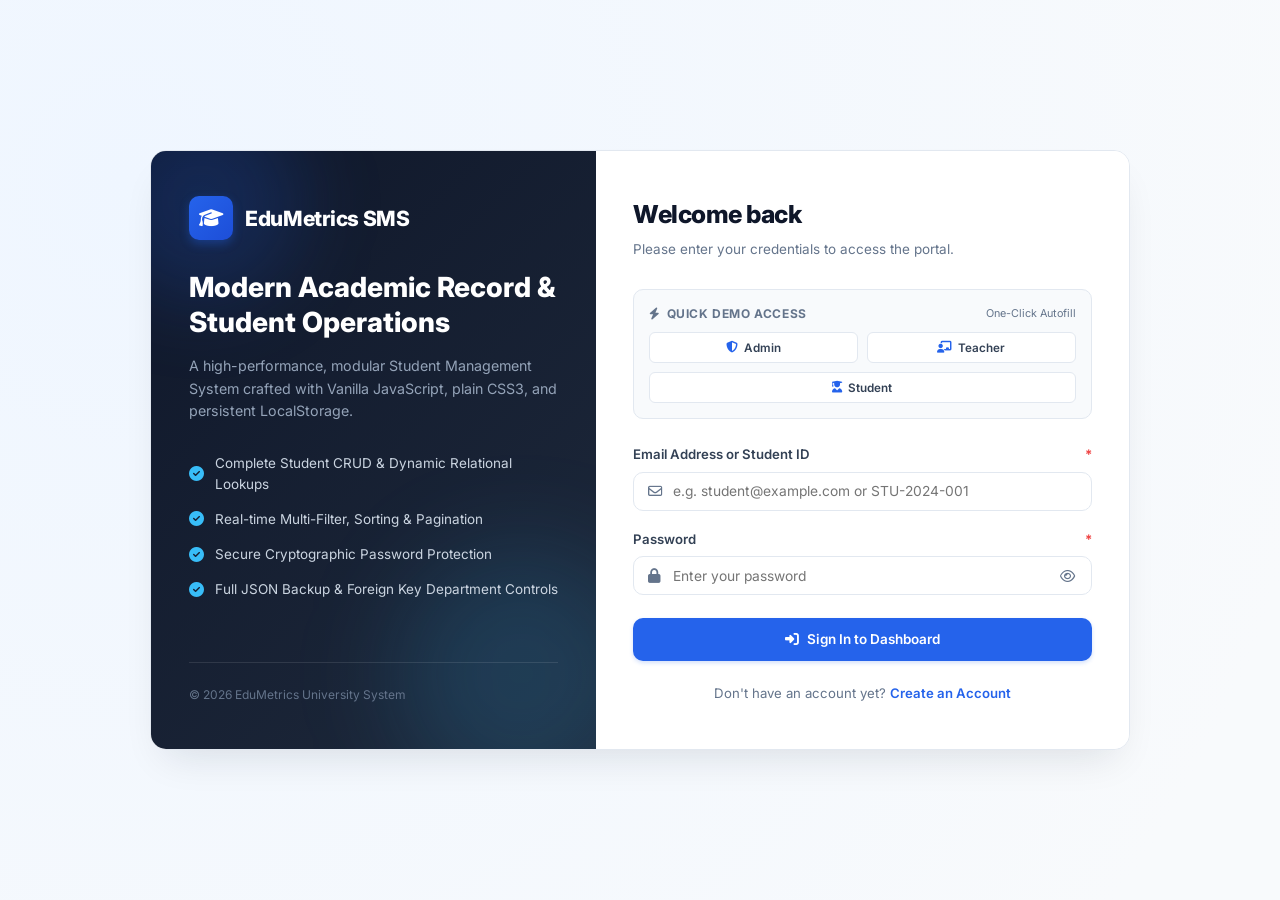
<file: courses.html>
<!DOCTYPE html>
<html lang="en">
<head>
  <meta charset="UTF-8">
  <meta name="viewport" content="width=device-width, initial-scale=1.0">
  <title>Courses Management - EduMetrics SMS</title>
  <link rel="stylesheet" href="https://cdnjs.cloudflare.com/ajax/libs/font-awesome/6.5.1/css/all.min.css">
  <link rel="stylesheet" href="css/style.css">
  <link rel="stylesheet" href="css/forms.css">
  <link rel="stylesheet" href="css/courses.css">
  <link rel="stylesheet" href="css/responsive.css">
</head>
<body>

  <div class="app-wrapper">
    <div class="sidebar-overlay" id="sidebarOverlay"></div>

    <!-- Fixed Left Sidebar -->
    <aside class="app-sidebar" id="appSidebar">
      <div class="sidebar-header">
        <a href="index.html" class="sidebar-brand">
          <div class="brand-icon">
            <i class="fa-solid fa-graduation-cap"></i>
          </div>
          <span>EduMetrics</span>
        </a>
        <button class="sidebar-close-btn" id="sidebarCloseBtn" aria-label="Close Sidebar">
          <i class="fa-solid fa-xmark"></i>
        </button>
      </div>

      <div class="sidebar-content">
        <div class="sidebar-nav-group">
          <div class="sidebar-nav-title">Main Menu</div>
          <ul class="sidebar-nav">
            <li>
              <a href="index.html" class="sidebar-link">
                <i class="fa-solid fa-chart-pie"></i>
                <span>Dashboard</span>
              </a>
            </li>
            <li>
              <a href="semesters.html" class="sidebar-link" id="navLinkSemesters">
                <i class="fa-solid fa-calendar-week"></i>
                <span>Semesters</span>
              </a>
            </li>
            <li>
              <a href="courses.html" class="sidebar-link active" id="navLinkCourses">
                <i class="fa-solid fa-book-open"></i>
                <span>Courses</span>
              </a>
            </li>
            <li>
              <a href="assessments.html" class="sidebar-link" id="navLinkAssessments">
                <i class="fa-solid fa-pen-ruler"></i>
                <span>Assignments &amp; Quizzes</span>
              </a>
            </li>
            <li>
              <a href="results.html" class="sidebar-link" id="navLinkResults">
                <i class="fa-solid fa-square-poll-vertical"></i>
                <span>Results</span>
              </a>
            </li>
            <li>
              <a href="students.html" class="sidebar-link">
                <i class="fa-solid fa-users"></i>
                <span>Student Directory</span>
              </a>
            </li>
            <li>
              <a href="add-student.html" class="sidebar-link" id="navLinkAddStudent">
                <i class="fa-solid fa-user-plus"></i>
                <span>Add Student</span>
              </a>
            </li>
            <li>
              <a href="attendance.html" class="sidebar-link" id="navLinkAttendance">
                <i class="fa-solid fa-clipboard-user"></i>
                <span>Attendance</span>
              </a>
            </li>
            <li>
              <a href="settings.html" class="sidebar-link" id="navLinkSettings">
                <i class="fa-solid fa-gear"></i>
                <span>Settings &amp; Data</span>
              </a>
            </li>
          </ul>
        </div>
      </div>

      <!-- Sidebar User Profile Footer -->
      <div class="sidebar-footer">
        <div class="user-mini-profile">
          <div class="user-avatar" id="sidebarUserAvatar">AD</div>
          <div class="user-info">
            <div class="user-name" id="sidebarUserName">Administrator</div>
            <div class="user-role-badge" id="sidebarUserRole">Admin Account</div>
          </div>
          <button class="logout-icon-btn btn-logout" title="Sign Out" aria-label="Sign Out">
            <i class="fa-solid fa-arrow-right-from-bracket"></i>
          </button>
        </div>
      </div>
    </aside>

    <!-- Main Content Area -->
    <div class="app-main">
      <header class="app-header">
        <div class="header-left">
          <button class="sidebar-toggle-btn" id="sidebarToggleBtn" aria-label="Toggle Navigation">
            <i class="fa-solid fa-bars"></i>
          </button>
          <div class="page-breadcrumb">
            <h1 class="breadcrumb-title">Course Management</h1>
            <span class="breadcrumb-sub">12-week comprehensive modular learning curriculum</span>
          </div>
        </div>

        <div class="header-right">
          <div class="header-meta-pill">
            <i class="fa-solid fa-layer-group"></i>
            <span id="activeRoleLabel">Course Catalog</span>
          </div>
          <button class="btn btn-secondary btn-sm btn-logout">
            <i class="fa-solid fa-right-from-bracket"></i>
            <span>Sign Out</span>
          </button>
        </div>
      </header>

      <main class="page-container">
        <!-- Top Filter & Action Bar -->
        <div style="background: var(--bg-surface); border: 1px solid var(--border-color); border-radius: var(--radius-md); padding: 1.25rem; margin-bottom: 1.5rem; display: flex; justify-content: space-between; align-items: center; flex-wrap: wrap; gap: 1rem;">
          <div style="display: flex; gap: 0.75rem; align-items: center; flex-wrap: wrap;">
            <label for="filterSemester" style="font-weight: 600; font-size: 0.88rem; color: var(--text-secondary);">Semester:</label>
            <select id="filterSemester" class="form-control" style="width: auto; min-width: 180px;">
              <option value="all">All Semesters</option>
            </select>

            <label for="searchCourse" style="font-weight: 600; font-size: 0.88rem; color: var(--text-secondary); margin-left: 0.5rem;">Search:</label>
            <input type="text" id="searchCourse" class="form-control" placeholder="Search by name or code..." style="width: auto; min-width: 220px;">
          </div>

          <div id="courseActionContainer">
            <button type="button" class="btn btn-primary" id="btnCreateCourse">
              <i class="fa-solid fa-plus"></i> Add Course
            </button>
          </div>
        </div>

        <!-- Role Filter Banner for Teachers -->
        <div id="teacherBanner" style="display: none; background: #eff6ff; border: 1px solid #bfdbfe; color: #1e40af; border-radius: var(--radius-md); padding: 0.85rem 1.25rem; margin-bottom: 1.5rem;">
          <i class="fa-solid fa-circle-info"></i> <strong>Instructor Mode:</strong> Displaying courses specifically assigned to you. You can manage weekly contents, take course attendance, grade assignments and quizzes.
        </div>

        <!-- Courses Grid -->
        <div id="coursesGrid" class="course-grid">
          <!-- Populated by JavaScript -->
        </div>
      </main>
    </div>
  </div>

  <!-- Create / Edit Course Modal -->
  <div class="modal-backdrop" id="courseModal" style="display: none;">
    <div class="modal" style="max-width: 650px;">
      <div class="modal-header">
        <h3 class="modal-title" id="courseModalTitle">Add Course</h3>
        <button type="button" class="modal-close-btn" id="courseModalCloseBtn">&times;</button>
      </div>
      <form id="courseForm">
        <input type="hidden" id="courseIdInput">
        <div class="modal-body">
          <div style="display: grid; grid-template-columns: 1fr 2fr; gap: 1rem; margin-bottom: 1rem;">
            <div class="form-group">
              <label class="form-label" for="courseCodeInput">Course Code <span class="required">*</span></label>
              <input type="text" id="courseCodeInput" class="form-control" placeholder="e.g. CSE-301" required>
            </div>
            <div class="form-group">
              <label class="form-label" for="courseNameInput">Course Name <span class="required">*</span></label>
              <input type="text" id="courseNameInput" class="form-control" placeholder="e.g. Data Structures and Algorithms" required>
            </div>
          </div>

          <div class="form-group" style="margin-bottom: 1rem;">
            <label class="form-label" for="courseDescInput">Course Description</label>
            <textarea id="courseDescInput" class="form-control" rows="3" placeholder="Enter syllabus summary, topics, and objectives..."></textarea>
          </div>

          <div style="display: grid; grid-template-columns: 1fr 1fr; gap: 1rem; margin-bottom: 1rem;">
            <div class="form-group">
              <label class="form-label" for="courseSemesterInput">Semester <span class="required">*</span></label>
              <select id="courseSemesterInput" class="form-control" required>
                <!-- Populated dynamically -->
              </select>
            </div>
            <div class="form-group">
              <label class="form-label" for="courseTeacherInput">Assigned Teacher</label>
              <select id="courseTeacherInput" class="form-control">
                <!-- Populated dynamically -->
              </select>
            </div>
          </div>

          <div style="display: grid; grid-template-columns: 1fr 1fr; gap: 1rem; margin-bottom: 1rem;">
            <div class="form-group">
              <label class="form-label" for="courseStartDateInput">Start Date</label>
              <input type="date" id="courseStartDateInput" class="form-control">
            </div>
            <div class="form-group">
              <label class="form-label" for="courseEndDateInput">End Date</label>
              <input type="date" id="courseEndDateInput" class="form-control">
            </div>
          </div>

          <div class="alert alert-info" style="font-size: 0.85rem; padding: 0.75rem; border-radius: var(--radius-sm); background: #eff6ff; color: #1e40af; border: 1px solid #bfdbfe;">
            <i class="fa-solid fa-calendar-days"></i> <strong>Automatic 12-Week Structure:</strong> Creating this course will automatically initialize 12 weekly topic modules with assessment phases (Phase 1 to Phase 4).
          </div>
        </div>
        <div class="modal-footer">
          <button type="button" class="btn btn-secondary" id="courseModalCancelBtn">Cancel</button>
          <button type="submit" class="btn btn-primary" id="courseModalSubmitBtn">Save Course</button>
        </div>
      </form>
    </div>
  </div>

  <!-- Scripts -->
  <script src="js/utils.js"></script>
  <script src="js/storage.js"></script>
  <script src="js/auth.js"></script>
  <script src="js/student.js"></script>
  <script src="js/course-service.js"></script>
  <script src="js/assessment-service.js"></script>
  <script src="js/app.js"></script>
  <script>
    document.addEventListener('DOMContentLoaded', () => {
      const user = SMS.Auth.getCurrentUser();
      const coursesGrid = SMS.Utils.$('#coursesGrid');
      const filterSemester = SMS.Utils.$('#filterSemester');
      const searchCourse = SMS.Utils.$('#searchCourse');
      const btnCreate = SMS.Utils.$('#btnCreateCourse');
      const courseModal = SMS.Utils.$('#courseModal');
      const courseForm = SMS.Utils.$('#courseForm');
      const teacherBanner = SMS.Utils.$('#teacherBanner');

      // Setup initial query param filter (e.g. ?semester=SEM-001)
      const urlSemesterParam = SMS.Utils.getUrlParam('semester');

      // Populate Semesters filter and modal select
      const semesters = SMS.CourseService.getAllSemesters();
      const teachers = SMS.CourseService.getAllTeachers();

      const semSelect = SMS.Utils.$('#courseSemesterInput');
      const teacherSelect = SMS.Utils.$('#courseTeacherInput');

      semesters.forEach(s => {
        const opt = document.createElement('option');
        opt.value = s.id;
        opt.textContent = `${s.name} (${s.academicYear})`;
        if (filterSemester) filterSemester.appendChild(opt.cloneNode(true));
        if (semSelect) semSelect.appendChild(opt);
      });

      if (urlSemesterParam && filterSemester) {
        filterSemester.value = urlSemesterParam;
      }

      teacherSelect.innerHTML = '<option value="">-- Select Teacher --</option>' + teachers.map(t => `
        <option value="${t.id}">${SMS.Utils.escapeHTML(t.name)} (${SMS.Utils.escapeHTML(t.department || 'Faculty')})</option>
      `).join('');

      // Role check for course creation: Admin or Teachers can create courses
      if (SMS.Auth.isStudent()) {
        const actionBox = SMS.Utils.$('#courseActionContainer');
        if (actionBox) actionBox.style.display = 'none';
      }

      if (SMS.Auth.isTeacher() && teacherBanner) {
        teacherBanner.style.display = 'block';
      }

      const openModal = (course = null) => {
        SMS.Utils.$('#courseModalTitle').textContent = course ? 'Edit Course' : 'Add Course';
        SMS.Utils.$('#courseIdInput').value = course ? course.id : '';
        SMS.Utils.$('#courseCodeInput').value = course ? course.code : '';
        SMS.Utils.$('#courseNameInput').value = course ? course.name : '';
        SMS.Utils.$('#courseDescInput').value = course ? course.description || '' : '';
        SMS.Utils.$('#courseSemesterInput').value = course ? course.semesterId : (semesters[0] ? semesters[0].id : '');
        SMS.Utils.$('#courseTeacherInput').value = course ? course.teacherId || '' : (user && user.teacherId ? user.teacherId : '');
        SMS.Utils.$('#courseStartDateInput').value = course ? course.startDate || '' : '';
        SMS.Utils.$('#courseEndDateInput').value = course ? course.endDate || '' : '';
        courseModal.style.display = 'flex';
      };

      const closeModal = () => {
        courseModal.style.display = 'none';
        courseForm.reset();
      };

      if (btnCreate) {
        btnCreate.addEventListener('click', () => openModal());
      }
      SMS.Utils.$('#courseModalCloseBtn').addEventListener('click', closeModal);
      SMS.Utils.$('#courseModalCancelBtn').addEventListener('click', closeModal);

      courseForm.addEventListener('submit', (e) => {
        e.preventDefault();
        const id = SMS.Utils.$('#courseIdInput').value;
        const code = SMS.Utils.$('#courseCodeInput').value.trim();
        const name = SMS.Utils.$('#courseNameInput').value.trim();
        const description = SMS.Utils.$('#courseDescInput').value.trim();
        const semesterId = SMS.Utils.$('#courseSemesterInput').value;
        const teacherId = SMS.Utils.$('#courseTeacherInput').value || null;
        const startDate = SMS.Utils.$('#courseStartDateInput').value;
        const endDate = SMS.Utils.$('#courseEndDateInput').value;

        try {
          if (id) {
            SMS.CourseService.updateCourse(id, { code, name, description, semesterId, teacherId, startDate, endDate });
            SMS.Utils.showToast('success', 'Updated', 'Course updated successfully.');
          } else {
            SMS.CourseService.createCourse({ code, name, description, semesterId, teacherId, startDate, endDate });
            SMS.Utils.showToast('success', 'Created', 'Course created with 12-week modular schedule.');
          }
          closeModal();
          renderCourses();
        } catch (err) {
          SMS.Utils.showToast('error', 'Error', err.message);
        }
      });

      const renderCourses = () => {
        let allCourses = SMS.CourseService.getAllCourses();
        const currentSemFilter = filterSemester ? filterSemester.value : 'all';
        const query = (searchCourse ? searchCourse.value : '').toLowerCase().trim();

        // If Teacher role, filter to their assigned courses unless Admin
        if (SMS.Auth.isTeacher() && user.teacherId) {
          allCourses = allCourses.filter(c => c.teacherId === user.teacherId);
        } else if (SMS.Auth.isStudent() && user.studentId) {
          const enrolled = SMS.CourseService.getStudentEnrolledCourses(user.studentId).map(e => e.course.id);
          allCourses = allCourses.filter(c => enrolled.includes(c.id));
        }

        if (currentSemFilter !== 'all') {
          allCourses = allCourses.filter(c => c.semesterId === currentSemFilter);
        }

        if (query) {
          allCourses = allCourses.filter(c => c.name.toLowerCase().includes(query) || c.code.toLowerCase().includes(query));
        }

        if (allCourses.length === 0) {
          coursesGrid.innerHTML = `
            <div style="grid-column: 1 / -1; text-align: center; padding: 3rem; background: #fff; border-radius: var(--radius-md); border: 1px dashed var(--border-color);">
              <i class="fa-solid fa-book" style="font-size: 2.5rem; color: var(--text-muted); margin-bottom: 1rem;"></i>
              <h3>No Courses Found</h3>
              <p class="text-muted">No course matching your active filters or assigned role.</p>
            </div>
          `;
          return;
        }

        coursesGrid.innerHTML = allCourses.map(course => {
          const teacher = teachers.find(t => t.id === course.teacherId);
          const semester = semesters.find(s => s.id === course.semesterId);
          const enrolledStudents = SMS.CourseService.getStudentsInCourse(course.id);

          return `
            <div class="course-card">
              <div class="course-card-header">
                <div>
                  <span class="course-code-badge">${SMS.Utils.escapeHTML(course.code)}</span>
                  <h3 class="course-card-title">${SMS.Utils.escapeHTML(course.name)}</h3>
                </div>
                <div style="text-align: right;">
                  <span class="badge badge-primary" style="font-size: 0.75rem;">12 Weeks</span>
                </div>
              </div>
              <div class="course-card-body">
                <p class="course-desc-text">${SMS.Utils.escapeHTML(course.description || 'No description provided.')}</p>

                <div class="course-meta-row">
                  <div class="course-meta-item">
                    <i class="fa-solid fa-chalkboard-user"></i>
                    <span><strong>Teacher:</strong> ${teacher ? SMS.Utils.escapeHTML(teacher.name) : 'Unassigned'}</span>
                  </div>
                  <div class="course-meta-item">
                    <i class="fa-solid fa-calendar-week"></i>
                    <span><strong>Semester:</strong> ${semester ? SMS.Utils.escapeHTML(semester.name) : 'None'}</span>
                  </div>
                  <div class="course-meta-item">
                    <i class="fa-solid fa-users"></i>
                    <span><strong>Enrolled:</strong> ${enrolledStudents.length} Students</span>
                  </div>
                </div>
              </div>
              <div class="course-card-footer">
                <a href="course-detail.html?id=${course.id}" class="btn btn-primary btn-sm">
                  <i class="fa-solid fa-folder-open"></i> View Weeks &amp; Content
                </a>
                <div>
                  ${(SMS.Auth.isAdmin() || (SMS.Auth.isTeacher() && course.teacherId === user.teacherId)) ? `
                    <button type="button" class="btn btn-icon btn-sm btn-edit-course" data-id="${course.id}" title="Edit Course">
                      <i class="fa-solid fa-pen-to-square"></i>
                    </button>
                  ` : ''}
                  ${SMS.Auth.isAdmin() ? `
                    <button type="button" class="btn btn-icon btn-sm btn-delete-course" data-id="${course.id}" title="Delete Course" style="color: var(--danger);">
                      <i class="fa-solid fa-trash-can"></i>
                    </button>
                  ` : ''}
                </div>
              </div>
            </div>
          `;
        }).join('');

        SMS.Utils.$$('.btn-edit-course').forEach(btn => {
          btn.addEventListener('click', () => {
            const crs = SMS.CourseService.getCourseById(btn.dataset.id);
            if (crs) openModal(crs);
          });
        });

        SMS.Utils.$$('.btn-delete-course').forEach(btn => {
          btn.addEventListener('click', () => {
            const courseId = btn.dataset.id;
            SMS.Utils.showConfirmModal({
              title: 'Delete Course',
              message: 'Are you sure you want to delete this course and its 12-week syllabus?',
              confirmText: 'Delete',
              confirmType: 'danger',
              onConfirm: () => {
                SMS.CourseService.deleteCourse(courseId);
                SMS.Utils.showToast('success', 'Deleted', 'Course removed.');
                renderCourses();
              }
            });
          });
        });
      };

      if (filterSemester) filterSemester.addEventListener('change', renderCourses);
      if (searchCourse) searchCourse.addEventListener('input', SMS.Utils.debounce(renderCourses, 250));

      renderCourses();
    });
  </script>
</body>
</html>
</file>
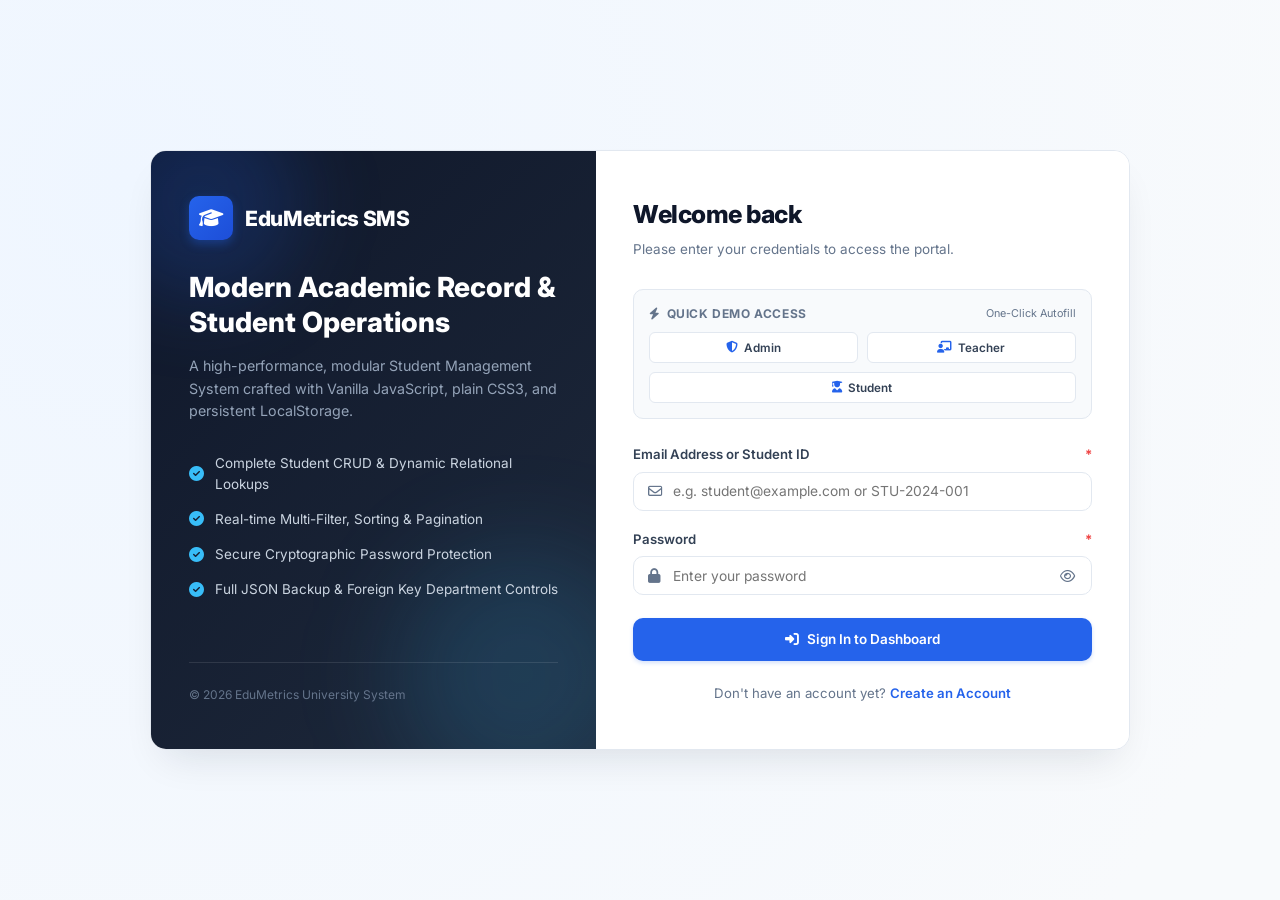
<file: login.html>
<!DOCTYPE html>
<html lang="en">
<head>
  <meta charset="UTF-8">
  <meta name="viewport" content="width=device-width, initial-scale=1.0">
  <title>Login - EduMetrics Student Management System</title>
  <!-- Font Awesome -->
  <link rel="stylesheet" href="https://cdnjs.cloudflare.com/ajax/libs/font-awesome/6.5.1/css/all.min.css">
  <!-- Stylesheets -->
  <link rel="stylesheet" href="css/style.css">
  <link rel="stylesheet" href="css/forms.css">
  <link rel="stylesheet" href="css/auth.css">
  <link rel="stylesheet" href="css/responsive.css">
</head>
<body class="auth-page">

  <div class="auth-container">
    <!-- Left Brand Showcase -->
    <div class="auth-brand-panel">
      <div class="auth-brand-top">
        <div class="auth-brand-logo">
          <div class="brand-icon">
            <i class="fa-solid fa-graduation-cap"></i>
          </div>
          <span>EduMetrics SMS</span>
        </div>
        <h2 class="auth-brand-headline">Modern Academic Record &amp; Student Operations</h2>
        <p class="auth-brand-desc">
          A high-performance, modular Student Management System crafted with Vanilla JavaScript, plain CSS3, and persistent LocalStorage.
        </p>

        <ul class="auth-feature-list">
          <li class="auth-feature-item">
            <i class="fa-solid fa-circle-check"></i>
            <span>Complete Student CRUD &amp; Dynamic Relational Lookups</span>
          </li>
          <li class="auth-feature-item">
            <i class="fa-solid fa-circle-check"></i>
            <span>Real-time Multi-Filter, Sorting &amp; Pagination</span>
          </li>
          <li class="auth-feature-item">
            <i class="fa-solid fa-circle-check"></i>
            <span>Secure Cryptographic Password Protection</span>
          </li>
          <li class="auth-feature-item">
            <i class="fa-solid fa-circle-check"></i>
            <span>Full JSON Backup &amp; Foreign Key Department Controls</span>
          </li>
        </ul>
      </div>

      <div class="auth-brand-footer">
        <p>&copy; 2026 EduMetrics University System</p>
      </div>
    </div>

    <!-- Right Login Form Panel -->
    <div class="auth-form-panel">
      <div class="auth-form-header">
        <h1 class="auth-form-title">Welcome back</h1>
        <p class="auth-form-subtitle">Please enter your credentials to access the portal.</p>
      </div>

      <!-- Quick Demo Credentials Box -->
      <div class="demo-accounts-box">
        <div class="demo-accounts-header">
          <span class="demo-accounts-title">
            <i class="fa-solid fa-bolt"></i> Quick Demo Access
          </span>
          <span style="font-size: 0.72rem; color: var(--text-muted);">One-Click Autofill</span>
        </div>
        <div class="demo-buttons-row">
          <button type="button" class="btn-demo-fill" id="fillAdminBtn">
            <i class="fa-solid fa-shield-halved"></i>
            <span>Admin</span>
          </button>
          <button type="button" class="btn-demo-fill" id="fillTeacherBtn">
            <i class="fa-solid fa-chalkboard-user"></i>
            <span>Teacher</span>
          </button>
          <button type="button" class="btn-demo-fill" id="fillStudentBtn">
            <i class="fa-solid fa-user-graduate"></i>
            <span>Student</span>
          </button>
        </div>
      </div>

      <!-- Login Form -->
      <form id="loginForm" novalidate>
        <div class="form-group" style="margin-bottom: 1.25rem;">
          <label for="loginEmail" class="form-label">
            Email Address or Student ID <span class="required">*</span>
          </label>
          <div class="input-with-icon">
            <i class="fa-regular fa-envelope"></i>
            <input type="text" id="loginEmail" class="form-control" placeholder="e.g. student@example.com or STU-2024-001" required autocomplete="username">
          </div>
          <div class="invalid-feedback"></div>
        </div>

        <div class="form-group" style="margin-bottom: 1.5rem;">
          <label for="loginPassword" class="form-label">
            Password <span class="required">*</span>
          </label>
          <div class="password-input-wrapper">
            <div class="input-with-icon" style="width: 100%;">
              <i class="fa-solid fa-lock"></i>
              <input type="password" id="loginPassword" class="form-control" placeholder="Enter your password" required autocomplete="current-password">
            </div>
            <button type="button" class="password-toggle-btn" id="togglePasswordBtn" aria-label="Toggle password visibility">
              <i class="fa-regular fa-eye"></i>
            </button>
          </div>
          <div class="invalid-feedback"></div>
        </div>

        <button type="submit" class="btn btn-primary" id="loginSubmitBtn" style="width: 100%; padding: 0.85rem;">
          <i class="fa-solid fa-right-to-bracket"></i>
          <span>Sign In to Dashboard</span>
        </button>
      </form>

      <div class="auth-form-footer">
        Don't have an account yet? <a href="register.html">Create an Account</a>
      </div>


    </div>
  </div>

  <!-- Scripts -->
  <script src="js/utils.js"></script>
  <script src="js/storage.js"></script>
  <script src="js/auth.js"></script>
  <script src="js/validation.js"></script>
  <script>
    document.addEventListener('DOMContentLoaded', () => {
      // Initialize demo data
      SMS.Storage.initStorage();

      // If logout param is present, force clear session
      if (SMS.Utils.getUrlParam('logout') === 'true') {
        sessionStorage.clear();
        localStorage.removeItem('sms_session');
      } else if (SMS.Auth.isLoggedIn()) {
        window.location.href = 'index.html';
        return;
      }

      const emailInput = document.getElementById('loginEmail');
      const passInput = document.getElementById('loginPassword');
      const togglePassBtn = document.getElementById('togglePasswordBtn');
      const form = document.getElementById('loginForm');
      const submitBtn = document.getElementById('loginSubmitBtn');

      // Demo auto-fill buttons
      document.getElementById('fillAdminBtn').addEventListener('click', () => {
        emailInput.value = 'admin@example.com';
        passInput.value = 'Admin@123';
        SMS.Validation.clearFieldState(emailInput);
        SMS.Validation.clearFieldState(passInput);
      });

      document.getElementById('fillTeacherBtn').addEventListener('click', () => {
        emailInput.value = 'teacher@example.com';
        passInput.value = 'Teacher@123';
        SMS.Validation.clearFieldState(emailInput);
        SMS.Validation.clearFieldState(passInput);
      });

      document.getElementById('fillStudentBtn').addEventListener('click', () => {
        emailInput.value = 'student@example.com';
        passInput.value = '12345';
        SMS.Validation.clearFieldState(emailInput);
        SMS.Validation.clearFieldState(passInput);
      });

      // Show/Hide password
      togglePassBtn.addEventListener('click', () => {
        const type = passInput.getAttribute('type') === 'password' ? 'text' : 'password';
        passInput.setAttribute('type', type);
        togglePassBtn.innerHTML = type === 'password' ? '<i class="fa-regular fa-eye"></i>' : '<i class="fa-regular fa-eye-slash"></i>';
      });

      // Form Submission
      form.addEventListener('submit', async (e) => {
        e.preventDefault();

        const email = emailInput.value.trim();
        const password = passInput.value;

        let hasError = false;

        if (!email) {
          SMS.Validation.setFieldState(emailInput, false, 'Email address or Student ID is required.');
          hasError = true;
        } else {
          SMS.Validation.clearFieldState(emailInput);
        }

        if (!password) {
          SMS.Validation.setFieldState(passInput, false, 'Password is required.');
          hasError = true;
        } else {
          SMS.Validation.clearFieldState(passInput);
        }

        if (hasError) return;

        // Visual loading state
        submitBtn.disabled = true;
        submitBtn.innerHTML = '<i class="fa-solid fa-spinner fa-spin"></i> Authenticating...';

        try {
          const result = await SMS.Auth.login(email, password);
          if (result.success) {
            SMS.Utils.showToast('success', 'Login Successful', `Welcome back, ${result.user.name}!`);
            const redirectParam = SMS.Utils.getUrlParam('redirect');
            setTimeout(() => {
              window.location.href = redirectParam ? decodeURIComponent(redirectParam) : 'index.html';
            }, 800);
          } else {
            SMS.Utils.showToast('error', 'Login Failed', result.message);
            SMS.Validation.setFieldState(passInput, false, result.message);
            submitBtn.disabled = false;
            submitBtn.innerHTML = '<i class="fa-solid fa-right-to-bracket"></i> Sign In to Dashboard';
          }
        } catch (err) {
          SMS.Utils.showToast('error', 'Authentication Error', err.message);
          submitBtn.disabled = false;
          submitBtn.innerHTML = '<i class="fa-solid fa-right-to-bracket"></i> Sign In to Dashboard';
        }
      });
    });
  </script>
</body>
</html>
</file>
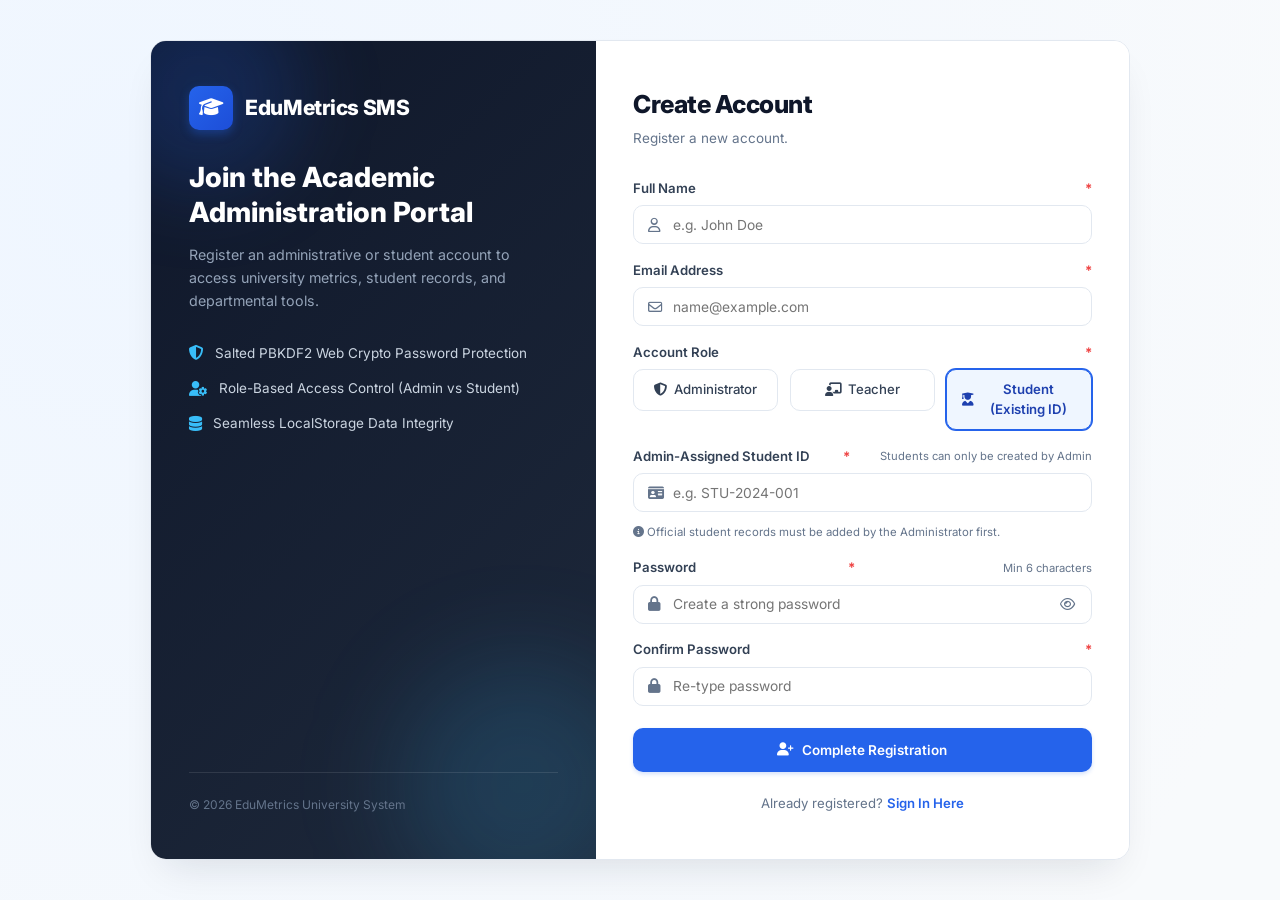
<file: register.html>
<!DOCTYPE html>
<html lang="en">
<head>
  <meta charset="UTF-8">
  <meta name="viewport" content="width=device-width, initial-scale=1.0">
  <title>Register - EduMetrics Student Management System</title>
  <!-- Font Awesome -->
  <link rel="stylesheet" href="https://cdnjs.cloudflare.com/ajax/libs/font-awesome/6.5.1/css/all.min.css">
  <!-- Stylesheets -->
  <link rel="stylesheet" href="css/style.css">
  <link rel="stylesheet" href="css/forms.css">
  <link rel="stylesheet" href="css/auth.css">
  <link rel="stylesheet" href="css/responsive.css">
</head>
<body class="auth-page">

  <div class="auth-container">
    <!-- Left Brand Showcase -->
    <div class="auth-brand-panel">
      <div class="auth-brand-top">
        <div class="auth-brand-logo">
          <div class="brand-icon">
            <i class="fa-solid fa-graduation-cap"></i>
          </div>
          <span>EduMetrics SMS</span>
        </div>
        <h2 class="auth-brand-headline">Join the Academic Administration Portal</h2>
        <p class="auth-brand-desc">
          Register an administrative or student account to access university metrics, student records, and departmental tools.
        </p>

        <ul class="auth-feature-list">
          <li class="auth-feature-item">
            <i class="fa-solid fa-shield-halved"></i>
            <span>Salted PBKDF2 Web Crypto Password Protection</span>
          </li>
          <li class="auth-feature-item">
            <i class="fa-solid fa-user-gear"></i>
            <span>Role-Based Access Control (Admin vs Student)</span>
          </li>
          <li class="auth-feature-item">
            <i class="fa-solid fa-database"></i>
            <span>Seamless LocalStorage Data Integrity</span>
          </li>
        </ul>
      </div>

      <div class="auth-brand-footer">
        <p>&copy; 2026 EduMetrics University System</p>
      </div>
    </div>

    <!-- Right Registration Form Panel -->
    <div class="auth-form-panel">
      <div class="auth-form-header">
        <h1 class="auth-form-title">Create Account</h1>
        <p class="auth-form-subtitle">Register a new account.</p>
      </div>

      <!-- Registration Form -->
      <form id="registerForm" novalidate>
        <div class="form-group" style="margin-bottom: 1.1rem;">
          <label for="regName" class="form-label">
            Full Name <span class="required">*</span>
          </label>
          <div class="input-with-icon">
            <i class="fa-regular fa-user"></i>
            <input type="text" id="regName" class="form-control" placeholder="e.g. John Doe" required>
          </div>
          <div class="invalid-feedback"></div>
        </div>

        <div class="form-group" style="margin-bottom: 1.1rem;">
          <label for="regEmail" class="form-label">
            Email Address <span class="required">*</span>
          </label>
          <div class="input-with-icon">
            <i class="fa-regular fa-envelope"></i>
            <input type="email" id="regEmail" class="form-control" placeholder="name@example.com" required autocomplete="email">
          </div>
          <div class="invalid-feedback"></div>
        </div>

        <!-- Role Selection -->
        <div class="form-group" style="margin-bottom: 1.1rem;">
          <label class="form-label">Account Role <span class="required">*</span></label>
          <div class="radio-pill-group">
            <div class="radio-pill-item">
              <input type="radio" name="regRole" id="roleAdmin" value="Admin" class="radio-pill-input">
              <label for="roleAdmin" class="radio-pill-label">
                <i class="fa-solid fa-shield-halved"></i> Administrator
              </label>
            </div>
            <div class="radio-pill-item">
              <input type="radio" name="regRole" id="roleTeacher" value="Teacher" class="radio-pill-input">
              <label for="roleTeacher" class="radio-pill-label">
                <i class="fa-solid fa-chalkboard-user"></i> Teacher
              </label>
            </div>
            <div class="radio-pill-item">
              <input type="radio" name="regRole" id="roleStudent" value="Student" class="radio-pill-input" checked>
              <label for="roleStudent" class="radio-pill-label">
                <i class="fa-solid fa-user-graduate"></i> Student (Existing ID)
              </label>
            </div>
          </div>
        </div>

        <!-- Student ID Link (Visible for student role) -->
        <div class="form-group" id="studentIdFieldGroup" style="margin-bottom: 1.1rem;">
          <label for="regStudentId" class="form-label">
            Admin-Assigned Student ID <span class="required">*</span>
            <span class="form-label-hint">Students can only be created by Admin</span>
          </label>
          <div class="input-with-icon">
            <i class="fa-solid fa-id-card"></i>
            <input type="text" id="regStudentId" class="form-control" placeholder="e.g. STU-2024-001">
          </div>
          <div style="font-size: 0.76rem; color: var(--text-muted); margin-top: 0.35rem;">
            <i class="fa-solid fa-circle-info"></i> Official student records must be added by the Administrator first.
          </div>
          <div class="invalid-feedback"></div>
        </div>

        <div class="form-group" style="margin-bottom: 1.1rem;">
          <label for="regPassword" class="form-label">
            Password <span class="required">*</span>
            <span class="form-label-hint">Min 6 characters</span>
          </label>
          <div class="password-input-wrapper">
            <div class="input-with-icon" style="width: 100%;">
              <i class="fa-solid fa-lock"></i>
              <input type="password" id="regPassword" class="form-control" placeholder="Create a strong password" required autocomplete="new-password">
            </div>
            <button type="button" class="password-toggle-btn" id="toggleRegPasswordBtn" aria-label="Toggle password visibility">
              <i class="fa-regular fa-eye"></i>
            </button>
          </div>
          <div class="invalid-feedback"></div>
        </div>

        <div class="form-group" style="margin-bottom: 1.5rem;">
          <label for="regConfirmPassword" class="form-label">
            Confirm Password <span class="required">*</span>
          </label>
          <div class="password-input-wrapper">
            <div class="input-with-icon" style="width: 100%;">
              <i class="fa-solid fa-lock"></i>
              <input type="password" id="regConfirmPassword" class="form-control" placeholder="Re-type password" required autocomplete="new-password">
            </div>
          </div>
          <div class="invalid-feedback"></div>
        </div>

        <button type="submit" class="btn btn-primary" id="regSubmitBtn" style="width: 100%; padding: 0.85rem;">
          <i class="fa-solid fa-user-plus"></i>
          <span>Complete Registration</span>
        </button>
      </form>

      <div class="auth-form-footer">
        Already registered? <a href="login.html">Sign In Here</a>
      </div>


    </div>
  </div>

  <!-- Scripts -->
  <script src="js/utils.js"></script>
  <script src="js/storage.js"></script>
  <script src="js/auth.js"></script>
  <script src="js/validation.js"></script>
  <script>
    document.addEventListener('DOMContentLoaded', () => {
      SMS.Storage.initStorage();

      const form = document.getElementById('registerForm');
      const nameInput = document.getElementById('regName');
      const emailInput = document.getElementById('regEmail');
      const passwordInput = document.getElementById('regPassword');
      const confirmInput = document.getElementById('regConfirmPassword');
      const studentIdInput = document.getElementById('regStudentId');
      const studentIdGroup = document.getElementById('studentIdFieldGroup');
      const togglePassBtn = document.getElementById('toggleRegPasswordBtn');
      const submitBtn = document.getElementById('regSubmitBtn');

      // Toggle student ID visibility on role change
      document.querySelectorAll('input[name="regRole"]').forEach(radio => {
        radio.addEventListener('change', (e) => {
          if (e.target.value === 'Student') {
            studentIdGroup.style.display = 'flex';
          } else {
            studentIdGroup.style.display = 'none';
          }
        });
      });

      // Show/Hide password
      togglePassBtn.addEventListener('click', () => {
        const type = passwordInput.getAttribute('type') === 'password' ? 'text' : 'password';
        passwordInput.setAttribute('type', type);
        confirmInput.setAttribute('type', type);
        togglePassBtn.innerHTML = type === 'password' ? '<i class="fa-regular fa-eye"></i>' : '<i class="fa-regular fa-eye-slash"></i>';
      });

      // Form Submission
      form.addEventListener('submit', async (e) => {
        e.preventDefault();

        const name = nameInput.value.trim();
        const email = emailInput.value.trim();
        const role = document.querySelector('input[name="regRole"]:checked').value;
        const studentId = studentIdInput.value.trim();
        const password = passwordInput.value;
        const confirmPassword = confirmInput.value;

        let hasError = false;

        // Name Validation
        if (!name || name.length < 2) {
          SMS.Validation.setFieldState(nameInput, false, 'Please enter a valid full name.');
          hasError = true;
        } else {
          SMS.Validation.clearFieldState(nameInput);
        }

        // Email Validation
        if (!email) {
          SMS.Validation.setFieldState(emailInput, false, 'Email address is required.');
          hasError = true;
        } else if (!SMS.Validation.isValidEmail(email)) {
          SMS.Validation.setFieldState(emailInput, false, 'Please enter a valid email format.');
          hasError = true;
        } else {
          SMS.Validation.clearFieldState(emailInput);
        }

        // Password Validation
        if (!password || password.length < 6) {
          SMS.Validation.setFieldState(passwordInput, false, 'Password must be at least 6 characters long.');
          hasError = true;
        } else {
          SMS.Validation.clearFieldState(passwordInput);
        }

        // Confirm Password
        if (password !== confirmPassword) {
          SMS.Validation.setFieldState(confirmInput, false, 'Passwords do not match.');
          hasError = true;
        } else {
          SMS.Validation.clearFieldState(confirmInput);
        }

        if (hasError) return;

        submitBtn.disabled = true;
        submitBtn.innerHTML = '<i class="fa-solid fa-spinner fa-spin"></i> Creating Account...';

        try {
          const result = await SMS.Auth.register({
            name,
            email,
            password,
            role,
            studentId: role === 'Student' && studentId ? studentId : null
          });

          if (result.success) {
            SMS.Utils.showToast('success', 'Registration Complete', `Account created! Welcome, ${result.user.name}.`);
            setTimeout(() => {
              window.location.href = 'index.html';
            }, 1000);
          } else {
            SMS.Utils.showToast('error', 'Registration Failed', result.message);
            submitBtn.disabled = false;
            submitBtn.innerHTML = '<i class="fa-solid fa-user-plus"></i> Complete Registration';
          }
        } catch (err) {
          SMS.Utils.showToast('error', 'Error', err.message);
          submitBtn.disabled = false;
          submitBtn.innerHTML = '<i class="fa-solid fa-user-plus"></i> Complete Registration';
        }
      });
    });
  </script>
</body>
</html>
</file>
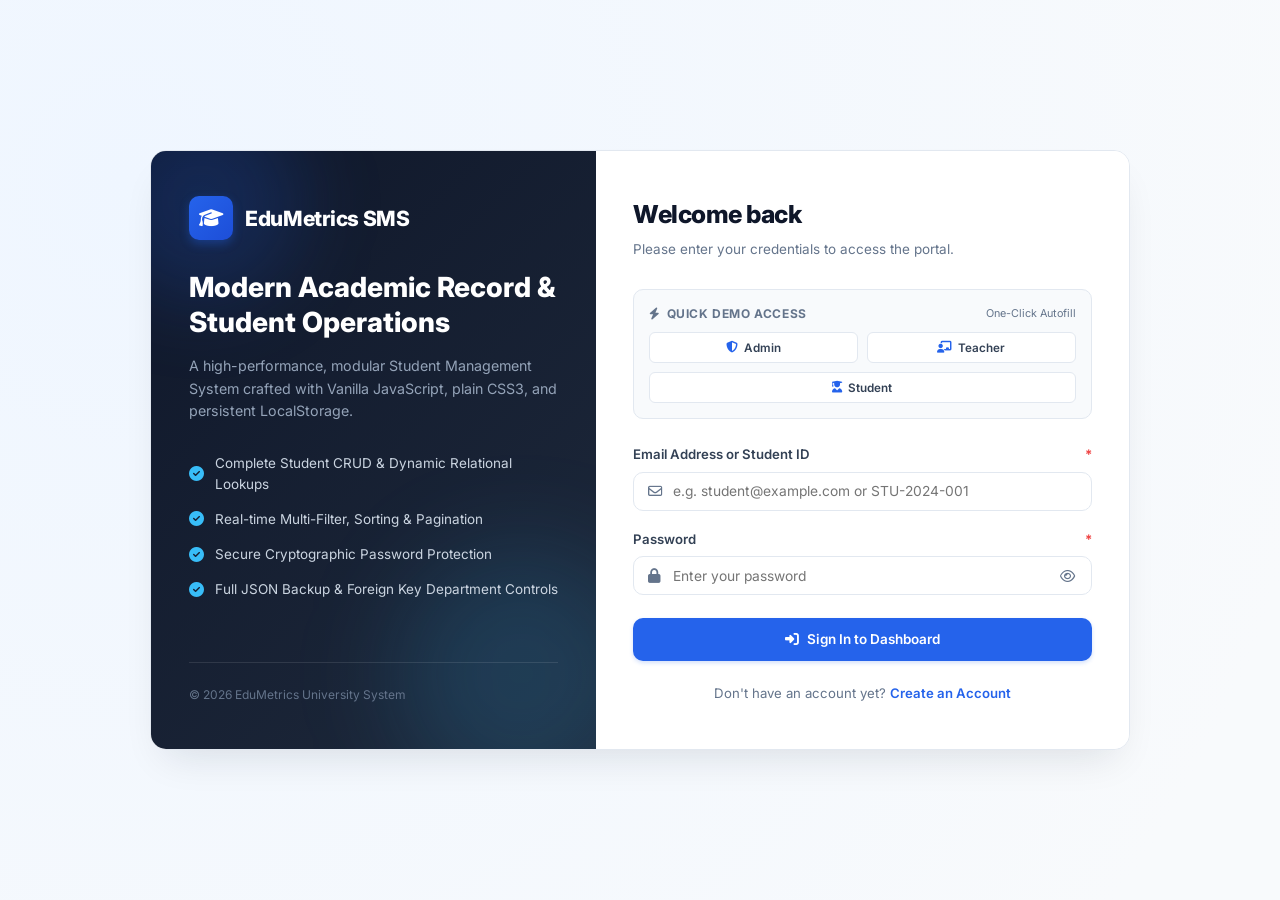
<file: results.html>
<!DOCTYPE html>
<html lang="en">
<head>
  <meta charset="UTF-8">
  <meta name="viewport" content="width=device-width, initial-scale=1.0">
  <title>Results &amp; Performance - EduMetrics SMS</title>
  <link rel="stylesheet" href="https://cdnjs.cloudflare.com/ajax/libs/font-awesome/6.5.1/css/all.min.css">
  <link rel="stylesheet" href="css/style.css">
  <link rel="stylesheet" href="css/forms.css">
  <link rel="stylesheet" href="css/courses.css">
  <link rel="stylesheet" href="css/responsive.css">
</head>
<body>

  <div class="app-wrapper">
    <div class="sidebar-overlay" id="sidebarOverlay"></div>

    <aside class="app-sidebar" id="appSidebar">
      <div class="sidebar-header">
        <a href="index.html" class="sidebar-brand">
          <div class="brand-icon">
            <i class="fa-solid fa-graduation-cap"></i>
          </div>
          <span>EduMetrics</span>
        </a>
        <button class="sidebar-close-btn" id="sidebarCloseBtn" aria-label="Close Sidebar">
          <i class="fa-solid fa-xmark"></i>
        </button>
      </div>

      <div class="sidebar-content">
        <div class="sidebar-nav-group">
          <div class="sidebar-nav-title">Main Menu</div>
          <ul class="sidebar-nav">
            <li>
              <a href="index.html" class="sidebar-link">
                <i class="fa-solid fa-chart-pie"></i>
                <span>Dashboard</span>
              </a>
            </li>
            <li>
              <a href="semesters.html" class="sidebar-link" id="navLinkSemesters">
                <i class="fa-solid fa-calendar-week"></i>
                <span>Semesters</span>
              </a>
            </li>
            <li>
              <a href="courses.html" class="sidebar-link" id="navLinkCourses">
                <i class="fa-solid fa-book-open"></i>
                <span>Courses</span>
              </a>
            </li>
            <li>
              <a href="assessments.html" class="sidebar-link" id="navLinkAssessments">
                <i class="fa-solid fa-pen-ruler"></i>
                <span>Assignments &amp; Quizzes</span>
              </a>
            </li>
            <li>
              <a href="results.html" class="sidebar-link active" id="navLinkResults">
                <i class="fa-solid fa-square-poll-vertical"></i>
                <span>Results</span>
              </a>
            </li>
            <li>
              <a href="students.html" class="sidebar-link">
                <i class="fa-solid fa-users"></i>
                <span>Student Directory</span>
              </a>
            </li>
            <li>
              <a href="add-student.html" class="sidebar-link" id="navLinkAddStudent">
                <i class="fa-solid fa-user-plus"></i>
                <span>Add Student</span>
              </a>
            </li>
            <li>
              <a href="attendance.html" class="sidebar-link" id="navLinkAttendance">
                <i class="fa-solid fa-clipboard-user"></i>
                <span>Attendance</span>
              </a>
            </li>
            <li>
              <a href="settings.html" class="sidebar-link" id="navLinkSettings">
                <i class="fa-solid fa-gear"></i>
                <span>Settings &amp; Data</span>
              </a>
            </li>
          </ul>
        </div>
      </div>

      <div class="sidebar-footer">
        <div class="user-mini-profile">
          <div class="user-avatar" id="sidebarUserAvatar">AD</div>
          <div class="user-info">
            <div class="user-name" id="sidebarUserName">Administrator</div>
            <div class="user-role-badge" id="sidebarUserRole">Admin Account</div>
          </div>
          <button class="logout-icon-btn btn-logout" title="Sign Out" aria-label="Sign Out">
            <i class="fa-solid fa-arrow-right-from-bracket"></i>
          </button>
        </div>
      </div>
    </aside>

    <div class="app-main">
      <header class="app-header">
        <div class="header-left">
          <button class="sidebar-toggle-btn" id="sidebarToggleBtn" aria-label="Toggle Navigation">
            <i class="fa-solid fa-bars"></i>
          </button>
          <div class="page-breadcrumb">
            <h1 class="breadcrumb-title">Academic Results &amp; Performance</h1>
            <span class="breadcrumb-sub">Phase-Wise Marks Breakdown, Attendance %, Total Score &amp; Grades</span>
          </div>
        </div>

        <div class="header-right">
          <button type="button" class="btn btn-secondary btn-sm" onclick="window.print()">
            <i class="fa-solid fa-print"></i> Print Transcript
          </button>
          <button class="btn btn-secondary btn-sm btn-logout">
            <i class="fa-solid fa-right-from-bracket"></i>
            <span>Sign Out</span>
          </button>
        </div>
      </header>

      <main class="page-container">
        <!-- Filter Controls (Visible to Admin and Teachers) -->
        <div id="resultsFilterCard" style="background: var(--bg-surface); border: 1px solid var(--border-color); border-radius: var(--radius-md); padding: 1.25rem; margin-bottom: 1.5rem; display: flex; justify-content: space-between; align-items: center; flex-wrap: wrap; gap: 1rem;">
          <div style="display: flex; gap: 0.75rem; align-items: center; flex-wrap: wrap;">
            <label for="selectResultCourse" style="font-weight: 700; font-size: 0.9rem; color: var(--text-secondary);">Course:</label>
            <select id="selectResultCourse" class="form-control" style="width: auto; min-width: 250px;">
              <!-- Courses -->
            </select>

            <label for="selectResultSemester" style="font-weight: 700; font-size: 0.9rem; color: var(--text-secondary); margin-left: 0.5rem;">Semester:</label>
            <select id="selectResultSemester" class="form-control" style="width: auto; min-width: 170px;">
              <option value="all">All Semesters</option>
            </select>
          </div>

          <div id="teacherResultActions">
            <span class="badge badge-primary" id="enrolledCountBadge">Enrolled Roster</span>
          </div>
        </div>

        <!-- Student Summary Cards (When logged in as Student) -->
        <div id="studentResultsSummary" style="display: none; margin-bottom: 1.5rem;">
          <!-- Dynamically populated KPI cards -->
        </div>

        <!-- Results Table Card -->
        <div class="card">
          <div class="card-header" style="display: flex; justify-content: space-between; align-items: center;">
            <div>
              <h3 class="card-title" id="resultsTableTitle">
                <i class="fa-solid fa-table-list" style="color: var(--primary);"></i> Course Results &amp; Marks Breakdown
              </h3>
              <p class="card-subtitle" id="resultsTableSubtitle">Calculated automatically from Assignment 1–4 and Quiz 1–4</p>
            </div>
            <div id="teacherUpdateMarksNotice" style="font-size: 0.8rem; color: var(--text-muted);">
              <!-- Teacher hint -->
            </div>
          </div>
          <div class="table-responsive">
            <table class="data-table" id="resultsTable">
              <thead>
                <tr>
                  <th id="colStudentName">Student</th>
                  <th>Attendance %</th>
                  <th>Exam Status</th>
                  <th>A1 (25)</th>
                  <th>Q1 (25)</th>
                  <th>A2 (25)</th>
                  <th>Q2 (25)</th>
                  <th>A3 (25)</th>
                  <th>Q3 (25)</th>
                  <th>A4 (25)</th>
                  <th>Q4 (25)</th>
                  <th>Total (200)</th>
                  <th>Pct %</th>
                  <th>Grade</th>
                  <th id="colActions">Actions</th>
                </tr>
              </thead>
              <tbody id="resultsTbody">
                <!-- Data populated dynamically -->
              </tbody>
            </table>
          </div>
        </div>
      </main>
    </div>
  </div>

  <!-- Teacher Manual Marks Update Modal -->
  <div class="modal-backdrop" id="editMarksModal" style="display: none;">
    <div class="modal" style="max-width: 650px;">
      <div class="modal-header">
        <h3 class="modal-title" id="editMarksModalTitle">Update Student Marks</h3>
        <button type="button" class="modal-close-btn" id="editMarksCloseBtn">&times;</button>
      </div>
      <form id="editMarksForm">
        <input type="hidden" id="editMarksCourseId">
        <input type="hidden" id="editMarksStudentId">
        <div class="modal-body">
          <p style="font-size: 0.88rem; color: var(--text-secondary); margin-bottom: 1rem;">
            Directly modify or update marks for all 4 assessment phases.
          </p>

          <div style="display: grid; grid-template-columns: 1fr 1fr; gap: 1rem; margin-bottom: 1rem;">
            <div class="form-group">
              <label class="form-label" for="inputA1">Assignment 01 (Max 25)</label>
              <input type="number" id="inputA1" class="form-control" min="0" max="25" step="0.5" required>
            </div>
            <div class="form-group">
              <label class="form-label" for="inputQ1">Quiz 01 (Max 25)</label>
              <input type="number" id="inputQ1" class="form-control" min="0" max="25" step="0.5" required>
            </div>
          </div>

          <div style="display: grid; grid-template-columns: 1fr 1fr; gap: 1rem; margin-bottom: 1rem;">
            <div class="form-group">
              <label class="form-label" for="inputA2">Assignment 02 (Max 25)</label>
              <input type="number" id="inputA2" class="form-control" min="0" max="25" step="0.5" required>
            </div>
            <div class="form-group">
              <label class="form-label" for="inputQ2">Quiz 02 (Max 25)</label>
              <input type="number" id="inputQ2" class="form-control" min="0" max="25" step="0.5" required>
            </div>
          </div>

          <div style="display: grid; grid-template-columns: 1fr 1fr; gap: 1rem; margin-bottom: 1rem;">
            <div class="form-group">
              <label class="form-label" for="inputA3">Assignment 03 (Max 25)</label>
              <input type="number" id="inputA3" class="form-control" min="0" max="25" step="0.5" required>
            </div>
            <div class="form-group">
              <label class="form-label" for="inputQ3">Quiz 03 (Max 25)</label>
              <input type="number" id="inputQ3" class="form-control" min="0" max="25" step="0.5" required>
            </div>
          </div>

          <div style="display: grid; grid-template-columns: 1fr 1fr; gap: 1rem; margin-bottom: 1rem;">
            <div class="form-group">
              <label class="form-label" for="inputA4">Assignment 04 (Max 25)</label>
              <input type="number" id="inputA4" class="form-control" min="0" max="25" step="0.5" required>
            </div>
            <div class="form-group">
              <label class="form-label" for="inputQ4">Quiz 04 (Max 25)</label>
              <input type="number" id="inputQ4" class="form-control" min="0" max="25" step="0.5" required>
            </div>
          </div>
        </div>
        <div class="modal-footer">
          <button type="button" class="btn btn-secondary" id="editMarksCancelBtn">Cancel</button>
          <button type="submit" class="btn btn-primary">Update Results</button>
        </div>
      </form>
    </div>
  </div>

  <!-- Scripts -->
  <script src="js/utils.js"></script>
  <script src="js/storage.js"></script>
  <script src="js/auth.js"></script>
  <script src="js/student.js"></script>
  <script src="js/course-service.js"></script>
  <script src="js/assessment-service.js"></script>
  <script src="js/app.js"></script>
  <script>
    document.addEventListener('DOMContentLoaded', () => {
      const user = SMS.Auth.getCurrentUser();
      const selectCourse = SMS.Utils.$('#selectResultCourse');
      const selectSem = SMS.Utils.$('#selectResultSemester');
      const resultsTbody = SMS.Utils.$('#resultsTbody');
      const filterCard = SMS.Utils.$('#resultsFilterCard');
      const studentSummary = SMS.Utils.$('#studentResultsSummary');
      const colActions = SMS.Utils.$('#colActions');
      const colStudentName = SMS.Utils.$('#colStudentName');

      // Populate semesters
      const semesters = SMS.CourseService.getAllSemesters();
      semesters.forEach(s => {
        const opt = document.createElement('option');
        opt.value = s.id;
        opt.textContent = s.name;
        selectSem.appendChild(opt);
      });

      // Populate courses
      let allCourses = SMS.CourseService.getAllCourses();
      if (SMS.Auth.isTeacher() && user.teacherId) {
        allCourses = allCourses.filter(c => c.teacherId === user.teacherId);
      }

      selectCourse.innerHTML = allCourses.map(c => `
        <option value="${c.id}">${SMS.Utils.escapeHTML(c.code)}: ${SMS.Utils.escapeHTML(c.name)}</option>
      `).join('');

      let activeCourseId = allCourses[0] ? allCourses[0].id : null;

      const getGradeClass = (grade) => {
        if (!grade) return '';
        const clean = grade.toLowerCase().replace('+', '-plus');
        return `grade-badge ${clean}`;
      };

      const renderResults = () => {
        if (SMS.Auth.isStudent() && user.studentId) {
          // --- STUDENT VIEW: Only their own academic records across all courses ---
          if (filterCard) filterCard.style.display = 'none';
          if (colActions) colActions.style.display = 'none';
          if (colStudentName) colStudentName.textContent = 'Course';

          const studentResults = SMS.AssessmentService.getAllResultsForStudent(user.studentId);

          if (studentResults.length === 0) {
            resultsTbody.innerHTML = `<tr><td colspan="15" style="text-align: center; padding: 2.5rem;" class="text-muted">You are not currently enrolled in any academic courses.</td></tr>`;
            return;
          }

          // Calculate GPA & Summary
          let totalScoreSum = 0;
          let totalPossibleSum = 0;
          studentResults.forEach(item => {
            totalScoreSum += item.result.totalObtained;
            totalPossibleSum += item.result.totalMarks;
          });
          const overallPct = totalPossibleSum > 0 ? Math.round((totalScoreSum / totalPossibleSum) * 100) : 0;

          if (studentSummary) {
            studentSummary.style.display = 'grid';
            studentSummary.className = 'stats-grid';
            studentSummary.innerHTML = `
              <div class="stat-card">
                <div class="stat-info">
                  <span class="stat-label">Enrolled Courses</span>
                  <span class="stat-value">${studentResults.length}</span>
                </div>
                <div class="stat-icon blue"><i class="fa-solid fa-book"></i></div>
              </div>
              <div class="stat-card">
                <div class="stat-info">
                  <span class="stat-label">Overall Marks</span>
                  <span class="stat-value">${totalScoreSum} / ${totalPossibleSum}</span>
                </div>
                <div class="stat-icon purple"><i class="fa-solid fa-square-poll-vertical"></i></div>
              </div>
              <div class="stat-card">
                <div class="stat-info">
                  <span class="stat-label">Overall Percentage</span>
                  <span class="stat-value">${overallPct}%</span>
                </div>
                <div class="stat-icon green"><i class="fa-solid fa-chart-line"></i></div>
              </div>
              <div class="stat-card">
                <div class="stat-info">
                  <span class="stat-label">Academic Standing</span>
                  <span class="stat-value">${SMS.AssessmentService.calculateGrade(overallPct)}</span>
                </div>
                <div class="stat-icon amber"><i class="fa-solid fa-award"></i></div>
              </div>
            `;
          }

          resultsTbody.innerHTML = studentResults.map(item => {
            const r = item.result;
            const att = item.attendanceStats;
            const isRestricted = att.isRestricted;

            return `
              <tr>
                <td>
                  <strong>${SMS.Utils.escapeHTML(item.course.name)}</strong>
                  <div style="font-size: 0.75rem; color: var(--text-muted); font-family: monospace;">${item.course.code}</div>
                </td>
                <td>
                  <span style="font-weight: 700; color: ${isRestricted ? 'var(--danger)' : 'var(--success)'};">${att.percentage}%</span>
                  <div style="font-size: 0.72rem; color: var(--text-muted);">${att.presentClasses}/${att.totalClasses} classes</div>
                </td>
                <td>
                  <span class="badge ${isRestricted ? 'badge-danger' : 'badge-success'}">
                    ${isRestricted ? '<i class="fa-solid fa-ban"></i> Restricted' : '<i class="fa-solid fa-circle-check"></i> Eligible'}
                  </span>
                </td>
                <td>${r.assignment1}</td>
                <td>${r.quiz1}</td>
                <td>${r.assignment2}</td>
                <td>${r.quiz2}</td>
                <td>${r.assignment3}</td>
                <td>${r.quiz3}</td>
                <td>${r.assignment4}</td>
                <td>${r.quiz4}</td>
                <td><strong>${r.totalObtained}</strong> / ${r.totalMarks}</td>
                <td><strong>${r.percentage}%</strong></td>
                <td><span class="${getGradeClass(r.grade)}">${r.grade}</span></td>
                <td style="display: none;"></td>
              </tr>
            `;
          }).join('');

        } else {
          // --- TEACHER / ADMIN VIEW: Roster breakdown with editing permissions ---
          if (!activeCourseId) {
            resultsTbody.innerHTML = `<tr><td colspan="15" style="text-align: center; padding: 2.5rem;" class="text-muted">No courses assigned to your account.</td></tr>`;
            return;
          }

          const course = SMS.CourseService.getCourseById(activeCourseId);
          const courseResults = SMS.AssessmentService.getResultsByCourse(activeCourseId);
          const enrolledBadge = SMS.Utils.$('#enrolledCountBadge');
          if (enrolledBadge) enrolledBadge.textContent = `${courseResults.length} Enrolled Students`;

          if (courseResults.length === 0) {
            resultsTbody.innerHTML = `<tr><td colspan="15" style="text-align: center; padding: 2.5rem;" class="text-muted">No students currently enrolled in this course.</td></tr>`;
            return;
          }

          const canEdit = SMS.Auth.isAdmin() || (SMS.Auth.isTeacher() && course && course.teacherId === user.teacherId);

          resultsTbody.innerHTML = courseResults.map(item => {
            const r = item.result;
            const att = SMS.AssessmentService.getCourseAttendanceStats(activeCourseId, item.student.id);
            const isRestricted = att.isRestricted;

            return `
              <tr>
                <td>
                  <strong>${SMS.Utils.escapeHTML(item.student.fullName)}</strong>
                  <div style="font-size: 0.75rem; color: var(--text-muted);">${item.student.id}</div>
                </td>
                <td>
                  <span style="font-weight: 700; color: ${isRestricted ? 'var(--danger)' : 'var(--success)'};">${att.percentage}%</span>
                  <div style="font-size: 0.72rem; color: var(--text-muted);">${att.presentClasses}/${att.totalClasses} classes</div>
                </td>
                <td>
                  <span class="badge ${isRestricted ? 'badge-danger' : 'badge-success'}">
                    ${isRestricted ? '<i class="fa-solid fa-ban"></i> Restricted' : '<i class="fa-solid fa-circle-check"></i> Eligible'}
                  </span>
                </td>
                <td>${r.assignment1}</td>
                <td>${r.quiz1}</td>
                <td>${r.assignment2}</td>
                <td>${r.quiz2}</td>
                <td>${r.assignment3}</td>
                <td>${r.quiz3}</td>
                <td>${r.assignment4}</td>
                <td>${r.quiz4}</td>
                <td><strong>${r.totalObtained}</strong></td>
                <td><strong>${r.percentage}%</strong></td>
                <td><span class="${getGradeClass(r.grade)}">${r.grade}</span></td>
                <td>
                  ${canEdit ? `
                    <button type="button" class="btn btn-sm btn-secondary btn-edit-student-marks" data-student-id="${item.student.id}" title="Enter / Update Marks">
                      <i class="fa-solid fa-pen-to-square"></i> Update Marks
                    </button>
                  ` : '-'}
                </td>
              </tr>
            `;
          }).join('');

          // Attach manual mark edit handlers
          SMS.Utils.$$('.btn-edit-student-marks').forEach(btn => {
            btn.addEventListener('click', () => {
              const stuId = btn.dataset.studentId;
              const res = SMS.AssessmentService.getStudentCourseResult(activeCourseId, stuId);
              const student = SMS.StudentService ? SMS.StudentService.getById(stuId) : null;

              SMS.Utils.$('#editMarksCourseId').value = activeCourseId;
              SMS.Utils.$('#editMarksStudentId').value = stuId;
              SMS.Utils.$('#editMarksModalTitle').textContent = `Update Marks: ${student ? student.fullName : stuId}`;

              SMS.Utils.$('#inputA1').value = res.assignment1 || 0;
              SMS.Utils.$('#inputQ1').value = res.quiz1 || 0;
              SMS.Utils.$('#inputA2').value = res.assignment2 || 0;
              SMS.Utils.$('#inputQ2').value = res.quiz2 || 0;
              SMS.Utils.$('#inputA3').value = res.assignment3 || 0;
              SMS.Utils.$('#inputQ3').value = res.quiz3 || 0;
              SMS.Utils.$('#inputA4').value = res.assignment4 || 0;
              SMS.Utils.$('#inputQ4').value = res.quiz4 || 0;

              SMS.Utils.$('#editMarksModal').style.display = 'flex';
            });
          });
        }
      };

      // Modal Handlers
      const editMarksModal = SMS.Utils.$('#editMarksModal');
      const editMarksForm = SMS.Utils.$('#editMarksForm');

      SMS.Utils.$('#editMarksCloseBtn').addEventListener('click', () => editMarksModal.style.display = 'none');
      SMS.Utils.$('#editMarksCancelBtn').addEventListener('click', () => editMarksModal.style.display = 'none');

      editMarksForm.addEventListener('submit', (e) => {
        e.preventDefault();
        const courseId = SMS.Utils.$('#editMarksCourseId').value;
        const studentId = SMS.Utils.$('#editMarksStudentId').value;

        const a1 = parseFloat(SMS.Utils.$('#inputA1').value) || 0;
        const q1 = parseFloat(SMS.Utils.$('#inputQ1').value) || 0;
        const a2 = parseFloat(SMS.Utils.$('#inputA2').value) || 0;
        const q2 = parseFloat(SMS.Utils.$('#inputQ2').value) || 0;
        const a3 = parseFloat(SMS.Utils.$('#inputA3').value) || 0;
        const q3 = parseFloat(SMS.Utils.$('#inputQ3').value) || 0;
        const a4 = parseFloat(SMS.Utils.$('#inputA4').value) || 0;
        const q4 = parseFloat(SMS.Utils.$('#inputQ4').value) || 0;

        const totalObtained = a1 + q1 + a2 + q2 + a3 + q3 + a4 + q4;
        const totalMarks = 200;
        const percentage = Math.round((totalObtained / totalMarks) * 100);
        const grade = SMS.AssessmentService.calculateGrade(percentage);
        const attStats = SMS.AssessmentService.getCourseAttendanceStats(courseId, studentId);

        // Save into RESULTS collection
        const allResults = SMS.Storage.getCollection(SMS.Storage.KEYS.RESULTS);
        const existingIdx = allResults.findIndex(r => r.courseId === courseId && r.studentId === studentId);

        const updatedResult = {
          id: existingIdx !== -1 ? allResults[existingIdx].id : `RES-${courseId}-${studentId}`,
          courseId,
          studentId,
          assignment1: a1,
          quiz1: q1,
          assignment2: a2,
          quiz2: q2,
          assignment3: a3,
          quiz3: q3,
          assignment4: a4,
          quiz4: q4,
          totalObtained,
          totalMarks,
          percentage,
          grade,
          attendancePercentage: attStats.percentage,
          examEligible: !attStats.isRestricted,
          updatedAt: new Date().toISOString()
        };

        if (existingIdx !== -1) {
          allResults[existingIdx] = updatedResult;
        } else {
          allResults.unshift(updatedResult);
        }
        SMS.Storage.saveCollection(SMS.Storage.KEYS.RESULTS, allResults);

        SMS.Utils.showToast('success', 'Updated', 'Marks and course results successfully recalculated.');
        editMarksModal.style.display = 'none';
        renderResults();
      });

      selectCourse.addEventListener('change', () => {
        activeCourseId = selectCourse.value;
        renderResults();
      });

      renderResults();
    });
  </script>
</body>
</html>
</file>
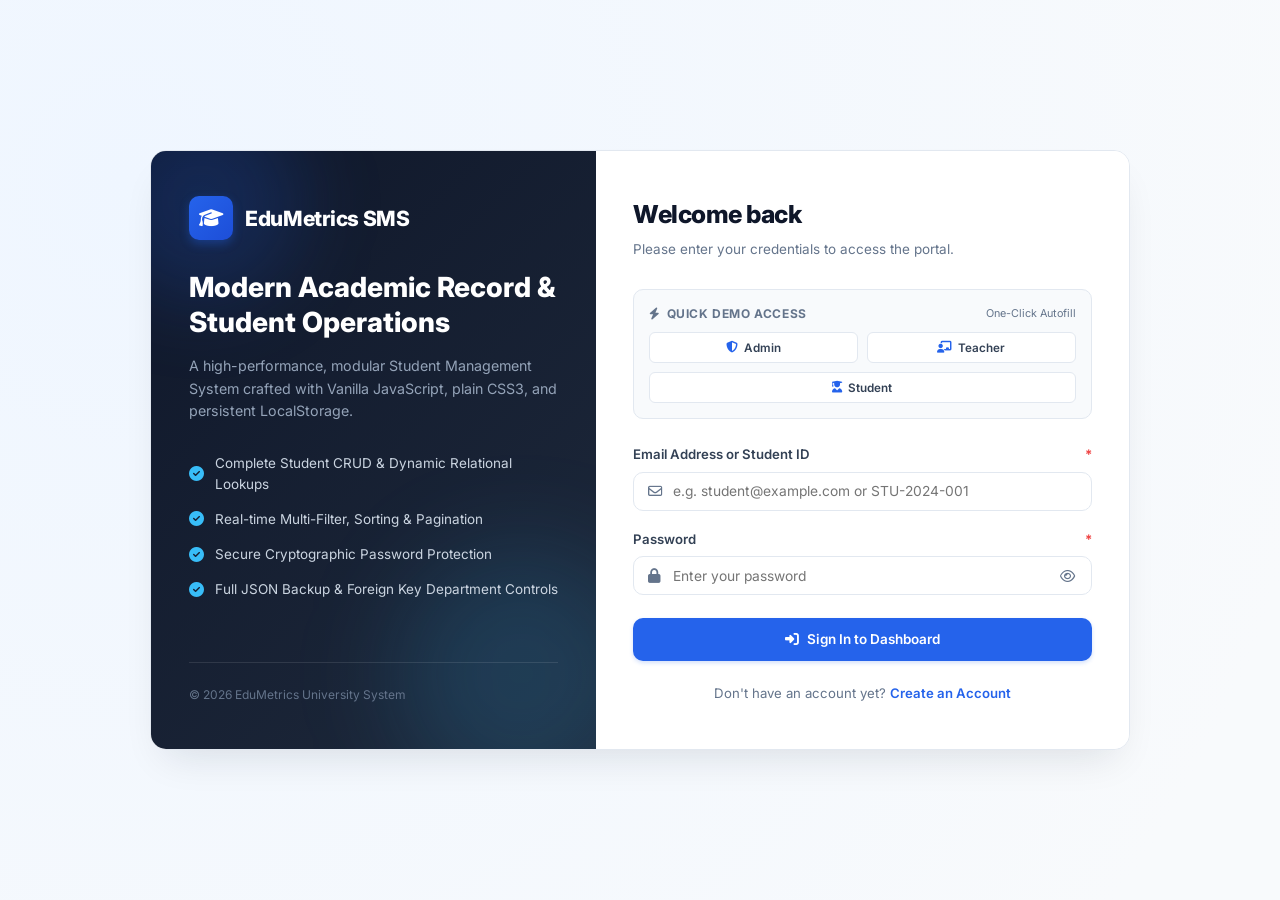
<file: semesters.html>
<!DOCTYPE html>
<html lang="en">
<head>
  <meta charset="UTF-8">
  <meta name="viewport" content="width=device-width, initial-scale=1.0">
  <title>Semesters Management - EduMetrics SMS</title>
  <link rel="stylesheet" href="https://cdnjs.cloudflare.com/ajax/libs/font-awesome/6.5.1/css/all.min.css">
  <link rel="stylesheet" href="css/style.css">
  <link rel="stylesheet" href="css/forms.css">
  <link rel="stylesheet" href="css/courses.css">
  <link rel="stylesheet" href="css/responsive.css">
</head>
<body>

  <div class="app-wrapper">
    <!-- Mobile Sidebar Overlay -->
    <div class="sidebar-overlay" id="sidebarOverlay"></div>

    <!-- Fixed Left Sidebar -->
    <aside class="app-sidebar" id="appSidebar">
      <div class="sidebar-header">
        <a href="index.html" class="sidebar-brand">
          <div class="brand-icon">
            <i class="fa-solid fa-graduation-cap"></i>
          </div>
          <span>EduMetrics</span>
        </a>
        <button class="sidebar-close-btn" id="sidebarCloseBtn" aria-label="Close Sidebar">
          <i class="fa-solid fa-xmark"></i>
        </button>
      </div>

      <div class="sidebar-content">
        <div class="sidebar-nav-group">
          <div class="sidebar-nav-title">Main Menu</div>
          <ul class="sidebar-nav">
            <li>
              <a href="index.html" class="sidebar-link">
                <i class="fa-solid fa-chart-pie"></i>
                <span>Dashboard</span>
              </a>
            </li>
            <li>
              <a href="semesters.html" class="sidebar-link active" id="navLinkSemesters">
                <i class="fa-solid fa-calendar-week"></i>
                <span>Semesters</span>
              </a>
            </li>
            <li>
              <a href="courses.html" class="sidebar-link" id="navLinkCourses">
                <i class="fa-solid fa-book-open"></i>
                <span>Courses</span>
              </a>
            </li>
            <li>
              <a href="assessments.html" class="sidebar-link" id="navLinkAssessments">
                <i class="fa-solid fa-pen-ruler"></i>
                <span>Assignments &amp; Quizzes</span>
              </a>
            </li>
            <li>
              <a href="results.html" class="sidebar-link" id="navLinkResults">
                <i class="fa-solid fa-square-poll-vertical"></i>
                <span>Results</span>
              </a>
            </li>
            <li>
              <a href="students.html" class="sidebar-link">
                <i class="fa-solid fa-users"></i>
                <span>Student Directory</span>
              </a>
            </li>
            <li>
              <a href="add-student.html" class="sidebar-link" id="navLinkAddStudent">
                <i class="fa-solid fa-user-plus"></i>
                <span>Add Student</span>
              </a>
            </li>
            <li>
              <a href="attendance.html" class="sidebar-link" id="navLinkAttendance">
                <i class="fa-solid fa-clipboard-user"></i>
                <span>Attendance</span>
              </a>
            </li>
            <li>
              <a href="settings.html" class="sidebar-link" id="navLinkSettings">
                <i class="fa-solid fa-gear"></i>
                <span>Settings &amp; Data</span>
              </a>
            </li>
          </ul>
        </div>
      </div>

      <!-- Sidebar User Profile Footer -->
      <div class="sidebar-footer">
        <div class="user-mini-profile">
          <div class="user-avatar" id="sidebarUserAvatar">AD</div>
          <div class="user-info">
            <div class="user-name" id="sidebarUserName">Administrator</div>
            <div class="user-role-badge" id="sidebarUserRole">Admin Account</div>
          </div>
          <button class="logout-icon-btn btn-logout" title="Sign Out" aria-label="Sign Out">
            <i class="fa-solid fa-arrow-right-from-bracket"></i>
          </button>
        </div>
      </div>
    </aside>

    <!-- Main Content Area -->
    <div class="app-main">
      <header class="app-header">
        <div class="header-left">
          <button class="sidebar-toggle-btn" id="sidebarToggleBtn" aria-label="Toggle Navigation">
            <i class="fa-solid fa-bars"></i>
          </button>
          <div class="page-breadcrumb">
            <h1 class="breadcrumb-title">Semester Management</h1>
            <span class="breadcrumb-sub">Each semester contains exactly 4 assigned academic courses</span>
          </div>
        </div>

        <div class="header-right">
          <div class="header-meta-pill">
            <i class="fa-regular fa-calendar-check"></i>
            <span>Academic Year 2026-2027</span>
          </div>
          <div class="header-meta-pill" style="background:#f1f5f9;color:var(--text-secondary);">
            <i class="fa-solid fa-shield-halved" style="color:var(--primary);"></i>
            <span id="headerUserRole">Admin</span>
          </div>
          <button class="btn btn-secondary btn-sm btn-logout">
            <i class="fa-solid fa-right-from-bracket"></i>
            <span>Sign Out</span>
          </button>
        </div>
      </header>

      <main class="page-container">
        <!-- Action Toolbar -->
        <div class="page-header-actions" style="display: flex; justify-content: space-between; align-items: center; margin-bottom: 1.5rem; flex-wrap: wrap; gap: 1rem;">
          <div>
            <h2 style="font-size: 1.35rem; font-weight: 700; color: var(--text-main);">Academic Semesters</h2>
            <p style="font-size: 0.88rem; color: var(--text-muted);">Manage semesters, view course loads, and configure schedules.</p>
          </div>
          <div id="adminSemesterActions">
            <button type="button" class="btn btn-primary" id="btnCreateSemester">
              <i class="fa-solid fa-plus"></i> Create Semester
            </button>
          </div>
        </div>

        <!-- Semesters Grid Container -->
        <div id="semestersContainer" class="course-grid">
          <!-- Dynamically populated via JS -->
        </div>
      </main>
    </div>
  </div>

  <!-- Create / Edit Semester Modal -->
  <div class="modal-backdrop" id="semesterModal" style="display: none;">
    <div class="modal" style="max-width: 600px;">
      <div class="modal-header">
        <h3 class="modal-title" id="semesterModalTitle">Create Semester</h3>
        <button type="button" class="modal-close-btn" id="semesterModalCloseBtn">&times;</button>
      </div>
      <form id="semesterForm">
        <input type="hidden" id="semesterIdInput">
        <div class="modal-body">
          <div class="form-group" style="margin-bottom: 1rem;">
            <label class="form-label" for="semesterNameInput">Semester Name <span class="required">*</span></label>
            <input type="text" id="semesterNameInput" class="form-control" placeholder="e.g. Fall 2026" required>
          </div>
          <div class="form-group" style="margin-bottom: 1rem;">
            <label class="form-label" for="academicYearInput">Academic Year <span class="required">*</span></label>
            <input type="text" id="academicYearInput" class="form-control" placeholder="e.g. 2026-2027" required>
          </div>
          <div style="display: grid; grid-template-columns: 1fr 1fr; gap: 1rem; margin-bottom: 1rem;">
            <div class="form-group">
              <label class="form-label" for="startDateInput">Start Date</label>
              <input type="date" id="startDateInput" class="form-control">
            </div>
            <div class="form-group">
              <label class="form-label" for="endDateInput">End Date</label>
              <input type="date" id="endDateInput" class="form-control">
            </div>
          </div>
          <div class="form-group" style="margin-bottom: 1rem;">
            <label class="form-label" for="semesterStatusInput">Status</label>
            <select id="semesterStatusInput" class="form-control">
              <option value="Active">Active</option>
              <option value="Upcoming">Upcoming</option>
              <option value="Completed">Completed</option>
            </select>
          </div>
          <div class="alert alert-info" style="font-size: 0.85rem; padding: 0.75rem; border-radius: var(--radius-sm); background: #eff6ff; color: #1e40af; border: 1px solid #bfdbfe;">
            <i class="fa-solid fa-circle-info"></i> Each semester will contain exactly 4 courses. You can manage or assign courses right after creating or from the Courses menu.
          </div>
        </div>
        <div class="modal-footer">
          <button type="button" class="btn btn-secondary" id="semesterModalCancelBtn">Cancel</button>
          <button type="submit" class="btn btn-primary" id="semesterModalSubmitBtn">Save Semester</button>
        </div>
      </form>
    </div>
  </div>

  <!-- Scripts -->
  <script src="js/utils.js"></script>
  <script src="js/storage.js"></script>
  <script src="js/auth.js"></script>
  <script src="js/course-service.js"></script>
  <script src="js/assessment-service.js"></script>
  <script src="js/app.js"></script>
  <script>
    document.addEventListener('DOMContentLoaded', () => {
      const semestersContainer = SMS.Utils.$('#semestersContainer');
      const semesterModal = SMS.Utils.$('#semesterModal');
      const semesterForm = SMS.Utils.$('#semesterForm');
      const btnCreate = SMS.Utils.$('#btnCreateSemester');
      const adminActions = SMS.Utils.$('#adminSemesterActions');

      // Restrict modification to Admin
      if (!SMS.Auth.isAdmin() && adminActions) {
        adminActions.style.display = 'none';
      }

      const openModal = (semester = null) => {
        SMS.Utils.$('#semesterModalTitle').textContent = semester ? 'Edit Semester' : 'Create Semester';
        SMS.Utils.$('#semesterIdInput').value = semester ? semester.id : '';
        SMS.Utils.$('#semesterNameInput').value = semester ? semester.name : '';
        SMS.Utils.$('#academicYearInput').value = semester ? semester.academicYear : '2026-2027';
        SMS.Utils.$('#startDateInput').value = semester ? semester.startDate || '' : '';
        SMS.Utils.$('#endDateInput').value = semester ? semester.endDate || '' : '';
        SMS.Utils.$('#semesterStatusInput').value = semester ? semester.status : 'Active';
        semesterModal.style.display = 'flex';
      };

      const closeModal = () => {
        semesterModal.style.display = 'none';
        semesterForm.reset();
      };

      if (btnCreate) {
        btnCreate.addEventListener('click', () => openModal());
      }
      SMS.Utils.$('#semesterModalCloseBtn').addEventListener('click', closeModal);
      SMS.Utils.$('#semesterModalCancelBtn').addEventListener('click', closeModal);

      semesterForm.addEventListener('submit', (e) => {
        e.preventDefault();
        const id = SMS.Utils.$('#semesterIdInput').value;
        const name = SMS.Utils.$('#semesterNameInput').value.trim();
        const academicYear = SMS.Utils.$('#academicYearInput').value.trim();
        const startDate = SMS.Utils.$('#startDateInput').value;
        const endDate = SMS.Utils.$('#endDateInput').value;
        const status = SMS.Utils.$('#semesterStatusInput').value;

        try {
          if (id) {
            SMS.CourseService.updateSemester(id, { name, academicYear, startDate, endDate, status });
            SMS.Utils.showToast('success', 'Updated', 'Semester updated successfully.');
          } else {
            SMS.CourseService.createSemester({ name, academicYear, startDate, endDate, status });
            SMS.Utils.showToast('success', 'Created', 'Semester created successfully.');
          }
          closeModal();
          renderSemesters();
        } catch (err) {
          SMS.Utils.showToast('error', 'Error', err.message);
        }
      });

      const renderSemesters = () => {
        const semesters = SMS.CourseService.getAllSemesters();
        const allCourses = SMS.CourseService.getAllCourses();
        const teachers = SMS.CourseService.getAllTeachers();

        if (semesters.length === 0) {
          semestersContainer.innerHTML = `
            <div style="grid-column: 1 / -1; text-align: center; padding: 3rem; background: #fff; border-radius: var(--radius-md); border: 1px dashed var(--border-color);">
              <i class="fa-solid fa-calendar-xmark" style="font-size: 2.5rem; color: var(--text-muted); margin-bottom: 1rem;"></i>
              <h3>No Semesters Created Yet</h3>
              <p class="text-muted">Use the button above to create your first academic semester.</p>
            </div>
          `;
          return;
        }

        semestersContainer.innerHTML = semesters.map(sem => {
          const semCourses = allCourses.filter(c => c.semesterId === sem.id);
          const courseCount = semCourses.length;
          const statusBadge = sem.status === 'Active' ? 'badge-active' : 'badge-inactive';

          const courseItemsHtml = semCourses.map(c => {
            const t = teachers.find(teacher => teacher.id === c.teacherId);
            return `
              <li style="display: flex; justify-content: space-between; align-items: center; padding: 0.5rem 0.75rem; background: #f8fafc; border-radius: var(--radius-sm); font-size: 0.85rem; border: 1px solid #e2e8f0;">
                <div>
                  <span style="font-weight: 700; color: var(--primary);">${SMS.Utils.escapeHTML(c.code)}:</span>
                  <span style="color: var(--text-main);">${SMS.Utils.escapeHTML(c.name)}</span>
                </div>
                <span style="font-size: 0.78rem; color: var(--text-muted);"><i class="fa-solid fa-chalkboard-user"></i> ${t ? SMS.Utils.escapeHTML(t.name) : 'Unassigned'}</span>
              </li>
            `;
          }).join('');

          return `
            <div class="course-card">
              <div class="course-card-header">
                <div>
                  <div style="display: flex; align-items: center; gap: 0.5rem; margin-bottom: 0.35rem;">
                    <span class="badge ${statusBadge}">${sem.status}</span>
                    <span style="font-size: 0.78rem; color: var(--text-muted);">${SMS.Utils.escapeHTML(sem.academicYear)}</span>
                  </div>
                  <h3 class="course-card-title">${SMS.Utils.escapeHTML(sem.name)}</h3>
                </div>
                <div style="text-align: right;">
                  <span style="font-weight: 700; font-size: 1.1rem; color: ${courseCount === 4 ? 'var(--success)' : 'var(--warning)'};">${courseCount} / 4</span>
                  <div style="font-size: 0.72rem; color: var(--text-muted);">Courses Required</div>
                </div>
              </div>
              <div class="course-card-body">
                <div class="course-meta-row" style="margin: 0; padding: 0.4rem 0;">
                  <div class="course-meta-item">
                    <i class="fa-regular fa-calendar"></i>
                    <span>${sem.startDate ? SMS.Utils.formatDate(sem.startDate) : 'TBD'} &rarr; ${sem.endDate ? SMS.Utils.formatDate(sem.endDate) : 'TBD'}</span>
                  </div>
                </div>

                <div style="margin-top: 0.5rem;">
                  <div style="font-size: 0.82rem; font-weight: 700; color: var(--text-secondary); margin-bottom: 0.4rem; display: flex; justify-content: space-between;">
                    <span>Courses Under Semester</span>
                    <a href="courses.html?semester=${sem.id}" style="color: var(--primary); text-decoration: none; font-size: 0.78rem;">View All</a>
                  </div>
                  <ul style="list-style: none; padding: 0; display: flex; flex-direction: column; gap: 0.4rem;">
                    ${courseItemsHtml || '<li class="text-muted" style="font-size: 0.82rem; font-style: italic;">No courses assigned yet. Add up to 4 courses.</li>'}
                  </ul>
                </div>
              </div>
              <div class="course-card-footer">
                <a href="courses.html?semester=${sem.id}" class="btn btn-secondary btn-sm">
                  <i class="fa-solid fa-book-open"></i> Manage Courses
                </a>
                ${SMS.Auth.isAdmin() ? `
                  <div style="display: flex; gap: 0.4rem;">
                    <button type="button" class="btn btn-icon btn-sm btn-edit-sem" data-id="${sem.id}" title="Edit Semester">
                      <i class="fa-solid fa-pen-to-square"></i>
                    </button>
                    <button type="button" class="btn btn-icon btn-sm btn-delete-sem" data-id="${sem.id}" title="Delete Semester" style="color: var(--danger);">
                      <i class="fa-solid fa-trash-can"></i>
                    </button>
                  </div>
                ` : ''}
              </div>
            </div>
          `;
        }).join('');

        // Attach action handlers
        SMS.Utils.$$('.btn-edit-sem').forEach(btn => {
          btn.addEventListener('click', () => {
            const sem = SMS.CourseService.getSemesterById(btn.dataset.id);
            if (sem) openModal(sem);
          });
        });

        SMS.Utils.$$('.btn-delete-sem').forEach(btn => {
          btn.addEventListener('click', () => {
            const semId = btn.dataset.id;
            SMS.Utils.showConfirmModal({
              title: 'Delete Semester',
              message: 'Are you sure you want to delete this semester? Courses linked to it will be unassigned.',
              confirmText: 'Delete',
              confirmType: 'danger',
              onConfirm: () => {
                SMS.CourseService.deleteSemester(semId);
                SMS.Utils.showToast('success', 'Deleted', 'Semester deleted.');
                renderSemesters();
              }
            });
          });
        });
      };

      renderSemesters();
    });
  </script>
</body>
</html>
</file>
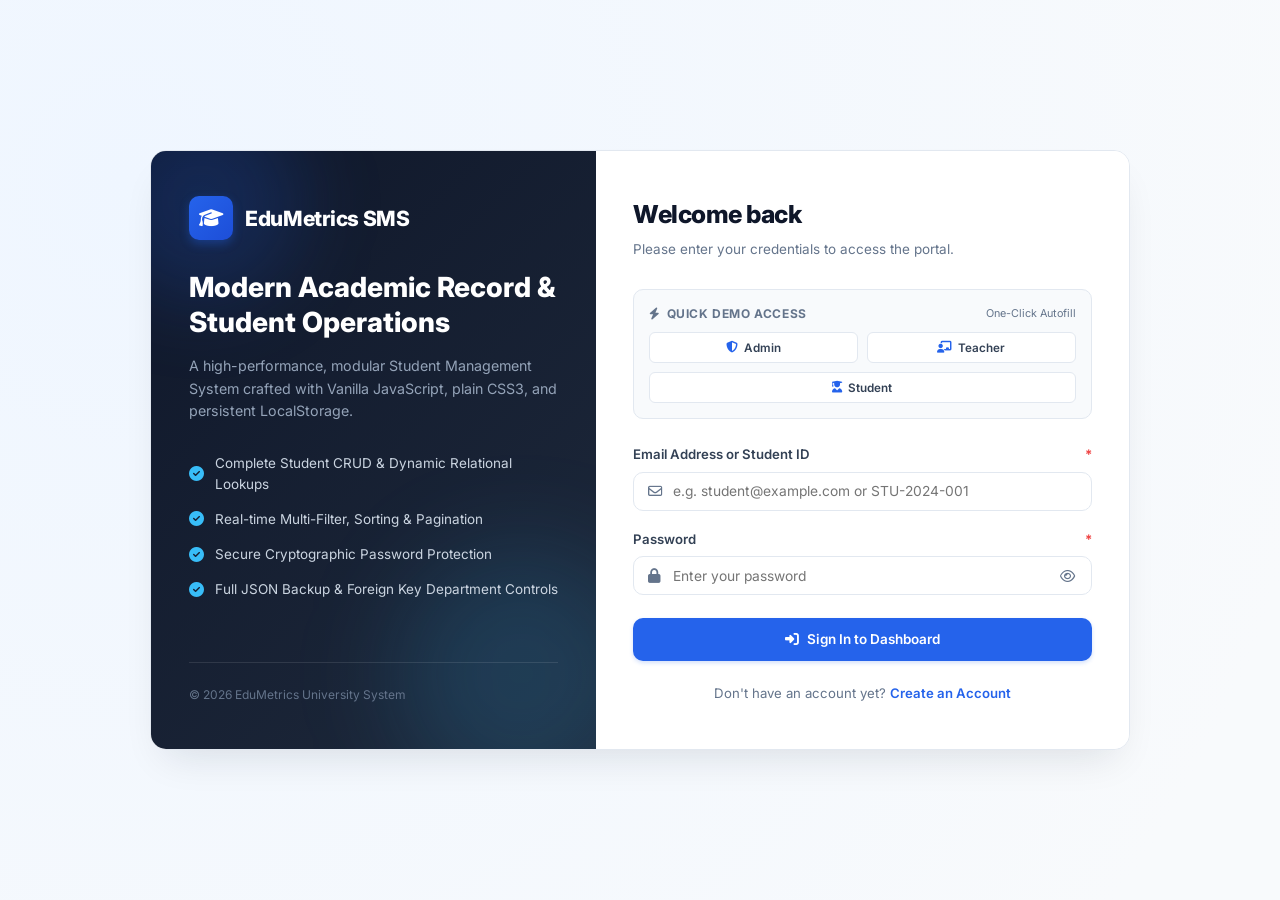
<file: settings.html>
<!DOCTYPE html>
<html lang="en">
<head>
  <meta charset="UTF-8">
  <meta name="viewport" content="width=device-width, initial-scale=1.0">
  <title>Settings &amp; Data Management - EduMetrics SMS</title>
  <!-- Font Awesome -->
  <link rel="stylesheet" href="https://cdnjs.cloudflare.com/ajax/libs/font-awesome/6.5.1/css/all.min.css">
  <!-- Stylesheets -->
  <link rel="stylesheet" href="css/style.css">
  <link rel="stylesheet" href="css/forms.css">
  <link rel="stylesheet" href="css/responsive.css">
  <style>
    .settings-grid {
      display: grid;
      grid-template-columns: 1fr;
      gap: 2rem;
    }

    .data-mgmt-cards-grid {
      display: grid;
      grid-template-columns: repeat(auto-fit, minmax(280px, 1fr));
      gap: 1.25rem;
    }

    .data-card {
      background: var(--bg-surface-secondary);
      border: 1px solid var(--border-color);
      border-radius: var(--radius-md);
      padding: 1.5rem;
      display: flex;
      flex-direction: column;
      justify-content: space-between;
      gap: 1rem;
    }

    .data-card-header {
      display: flex;
      align-items: flex-start;
      gap: 1rem;
    }

    .data-card-icon {
      width: 44px;
      height: 44px;
      border-radius: var(--radius-md);
      display: flex;
      align-items: center;
      justify-content: center;
      font-size: 1.25rem;
      flex-shrink: 0;
    }

    .data-card-title {
      font-size: 1rem;
      font-weight: 700;
      color: var(--text-main);
      margin-bottom: 0.25rem;
    }

    .data-card-desc {
      font-size: 0.84rem;
      color: var(--text-muted);
      line-height: 1.45;
    }
  </style>
</head>
<body>

  <div class="app-wrapper">
    <!-- Mobile Sidebar Overlay -->
    <div class="sidebar-overlay" id="sidebarOverlay"></div>

    <!-- Fixed Left Sidebar -->
    <aside class="app-sidebar" id="appSidebar">
      <div class="sidebar-header">
        <a href="index.html" class="sidebar-brand">
          <div class="brand-icon">
            <i class="fa-solid fa-graduation-cap"></i>
          </div>
          <span>EduMetrics</span>
        </a>
        <button class="sidebar-close-btn" id="sidebarCloseBtn" aria-label="Close Sidebar">
          <i class="fa-solid fa-xmark"></i>
        </button>
      </div>

      <div class="sidebar-content">
        <div class="sidebar-nav-group">
          <div class="sidebar-nav-title">Main Menu</div>
          <ul class="sidebar-nav">
            <li>
              <a href="index.html" class="sidebar-link">
                <i class="fa-solid fa-chart-pie"></i>
                <span>Dashboard</span>
              </a>
            </li>
            <li>
              <a href="semesters.html" class="sidebar-link" id="navLinkSemesters">
                <i class="fa-solid fa-calendar-week"></i>
                <span>Semesters</span>
              </a>
            </li>
            <li>
              <a href="courses.html" class="sidebar-link" id="navLinkCourses">
                <i class="fa-solid fa-book-open"></i>
                <span>Courses</span>
              </a>
            </li>
            <li>
              <a href="assessments.html" class="sidebar-link" id="navLinkAssessments">
                <i class="fa-solid fa-pen-ruler"></i>
                <span>Assignments &amp; Quizzes</span>
              </a>
            </li>
            <li>
              <a href="results.html" class="sidebar-link" id="navLinkResults">
                <i class="fa-solid fa-square-poll-vertical"></i>
                <span>Results</span>
              </a>
            </li>
            <li>
              <a href="students.html" class="sidebar-link">
                <i class="fa-solid fa-users"></i>
                <span>Student Directory</span>
              </a>
            </li>
            <li>
              <a href="add-student.html" class="sidebar-link" id="navLinkAddStudent">
                <i class="fa-solid fa-user-plus"></i>
                <span>Add Student</span>
              </a>
            </li>
            <li>
              <a href="attendance.html" class="sidebar-link" id="navLinkAttendance">
                <i class="fa-solid fa-clipboard-user"></i>
                <span>Attendance</span>
              </a>
            </li>
            <li>
              <a href="settings.html" class="sidebar-link active" id="navLinkSettings">
                <i class="fa-solid fa-gear"></i>
                <span>Settings &amp; Data</span>
              </a>
            </li>
          </ul>
        </div>
      </div>

      <!-- Sidebar User Footer -->
      <div class="sidebar-footer">
        <div class="user-mini-profile">
          <div class="user-avatar" id="sidebarUserAvatar">AD</div>
          <div class="user-info">
            <div class="user-name" id="sidebarUserName">Administrator</div>
            <div class="user-role-badge" id="sidebarUserRole">Admin Account</div>
          </div>
          <button class="logout-icon-btn btn-logout" title="Sign Out" aria-label="Sign Out">
            <i class="fa-solid fa-arrow-right-from-bracket"></i>
          </button>
        </div>
      </div>
    </aside>

    <!-- Main Content Area -->
    <div class="app-main">
      <!-- Top Navigation Header -->
      <header class="app-header">
        <div class="header-left">
          <button class="sidebar-toggle-btn" id="sidebarToggleBtn" aria-label="Toggle Navigation">
            <i class="fa-solid fa-bars"></i>
          </button>
          <div class="page-breadcrumb">
            <h1 class="breadcrumb-title">Settings &amp; Data Operations</h1>
            <span class="breadcrumb-sub">Manage academic departments, JSON backup, and database integrity</span>
          </div>
        </div>

        <div class="header-right">
          <button class="btn btn-secondary btn-sm btn-logout">
            <i class="fa-solid fa-right-from-bracket"></i>
            <span>Sign Out</span>
          </button>
        </div>
      </header>

      <!-- Page Content -->
      <main class="page-container">

        <div class="settings-grid">

          <!-- 1. Department Management Module -->
          <div class="card">
            <div class="card-header">
              <div>
                <h2 class="card-title">
                  <i class="fa-solid fa-building-columns" style="color: var(--primary);"></i>
                  Department Management
                </h2>
                <p class="card-subtitle">
                  Maintain and manage university academic departments and faculties.
                </p>
              </div>
              <button type="button" class="btn btn-primary btn-sm" id="addDeptBtn">
                <i class="fa-solid fa-plus"></i> Add Department
              </button>
            </div>

            <div class="table-responsive">
              <table class="data-table">
                <thead>
                  <tr>
                    <th>Code</th>
                    <th>Department Name &amp; Description</th>
                    <th>Head of Department</th>
                    <th>Enrollment Status</th>
                    <th style="text-align: right; padding-right: 1.5rem;">Actions</th>
                  </tr>
                </thead>
                <tbody id="departmentsTbody">
                  <!-- Dynamically populated via settings.js -->
                </tbody>
              </table>
            </div>
          </div>

          <!-- 2. Data Management & LocalStorage Persistence -->
          <div class="card">
            <div class="card-header">
              <div>
                <h2 class="card-title">
                  <i class="fa-solid fa-database" style="color: var(--info);"></i>
                  Data Management &amp; Persistence
                </h2>
                <p class="card-subtitle">Export, import, reset, or purge LocalStorage browser records</p>
              </div>
            </div>
            <div class="card-body">
              <div class="data-mgmt-cards-grid">

                <!-- Export Data -->
                <div class="data-card">
                  <div class="data-card-header">
                    <div class="data-card-icon" style="background: var(--primary-light); color: var(--primary);">
                      <i class="fa-solid fa-file-arrow-down"></i>
                    </div>
                    <div>
                      <h3 class="data-card-title">Export All Data (JSON)</h3>
                      <p class="data-card-desc">Download a complete structured JSON snapshot of all student and department records.</p>
                    </div>
                  </div>
                  <button type="button" class="btn btn-primary btn-sm" id="exportJsonBtn">
                    <i class="fa-solid fa-download"></i> Download Backup JSON
                  </button>
                </div>

                <!-- Import Data -->
                <div class="data-card">
                  <div class="data-card-header">
                    <div class="data-card-icon" style="background: var(--success-light); color: var(--success);">
                      <i class="fa-solid fa-file-arrow-up"></i>
                    </div>
                    <div>
                      <h3 class="data-card-title">Import Student Records</h3>
                      <p class="data-card-desc">Restore or bulk-upload student profiles from a validated JSON backup file.</p>
                    </div>
                  </div>
                  <div>
                    <input type="file" id="importJsonInput" accept=".json,application/json" style="display: none;">
                    <button type="button" class="btn btn-secondary btn-sm" onclick="document.getElementById('importJsonInput').click();">
                      <i class="fa-solid fa-folder-open"></i> Select JSON File
                    </button>
                  </div>
                </div>

                <!-- Reset Demo Data -->
                <div class="data-card">
                  <div class="data-card-header">
                    <div class="data-card-icon" style="background: var(--warning-light); color: var(--warning);">
                      <i class="fa-solid fa-arrow-rotate-left"></i>
                    </div>
                    <div>
                      <h3 class="data-card-title">Reset Demo Dataset</h3>
                      <p class="data-card-desc">Restore default demo accounts, 5 departments, and 10 sample students.</p>
                    </div>
                  </div>
                  <button type="button" class="btn btn-secondary btn-sm" id="resetDemoBtn" style="border-color: #f59e0b; color: #b45309;">
                    <i class="fa-solid fa-rotate-left"></i> Reset to Demo Data
                  </button>
                </div>

                <!-- Clear All Data -->
                <div class="data-card">
                  <div class="data-card-header">
                    <div class="data-card-icon" style="background: var(--danger-light); color: var(--danger);">
                      <i class="fa-solid fa-triangle-exclamation"></i>
                    </div>
                    <div>
                      <h3 class="data-card-title">Clear All Storage Data</h3>
                      <p class="data-card-desc">Purge all records and user sessions from LocalStorage. Irreversible action.</p>
                    </div>
                  </div>
                  <button type="button" class="btn btn-outline-danger btn-sm" id="clearAllBtn">
                    <i class="fa-regular fa-trash-can"></i> Purge All Records
                  </button>
                </div>

              </div>
            </div>
          </div>



        </div>

      </main>
    </div>
  </div>

  <!-- Department Modal Dialog (Add / Edit) -->
  <div class="modal-backdrop" id="deptModalBackdrop">
    <div class="modal-dialog">
      <form id="deptForm" novalidate>
        <div class="modal-header">
          <h3 class="modal-title" id="deptModalTitle">
            <i class="fa-solid fa-building-columns" style="color: var(--primary);"></i>
            Add Department
          </h3>
          <button type="button" class="modal-close-btn" id="deptModalCloseX" aria-label="Close">
            <i class="fa-solid fa-xmark"></i>
          </button>
        </div>
        <div class="modal-body">
          <div class="form-group" style="margin-bottom: 1.1rem;">
            <label for="deptCode" class="form-label">
              Department Code <span class="required">*</span>
              <span class="form-label-hint">e.g. CSE, EEE, BBA</span>
            </label>
            <input type="text" id="deptCode" name="deptCode" class="form-control" placeholder="CSE" required maxlength="10">
          </div>

          <div class="form-group" style="margin-bottom: 1.1rem;">
            <label for="deptName" class="form-label">
              Department Full Name <span class="required">*</span>
            </label>
            <input type="text" id="deptName" name="deptName" class="form-control" placeholder="Computer Science & Engineering" required>
          </div>

          <div class="form-group" style="margin-bottom: 1.1rem;">
            <label for="deptHead" class="form-label">Head of Department (Dean / Chair)</label>
            <input type="text" id="deptHead" name="deptHead" class="form-control" placeholder="Dr. Alan Turing">
          </div>

          <div class="form-group">
            <label for="deptDesc" class="form-label">Description / Scope</label>
            <textarea id="deptDesc" name="deptDesc" class="form-control" placeholder="Brief outline of curriculum and academic discipline..."></textarea>
          </div>
        </div>
        <div class="modal-footer">
          <button type="button" class="btn btn-secondary" id="deptModalCancelBtn">Cancel</button>
          <button type="submit" class="btn btn-primary" id="deptModalSaveBtn">Save Department</button>
        </div>
      </form>
    </div>
  </div>

  <!-- Application Scripts -->
  <script src="js/utils.js"></script>
  <script src="js/storage.js"></script>
  <script src="js/auth.js"></script>
  <script src="js/validation.js"></script>
  <script src="js/student.js"></script>
  <script src="js/settings.js"></script>
  <script src="js/app.js"></script>
</body>
</html>
</file>
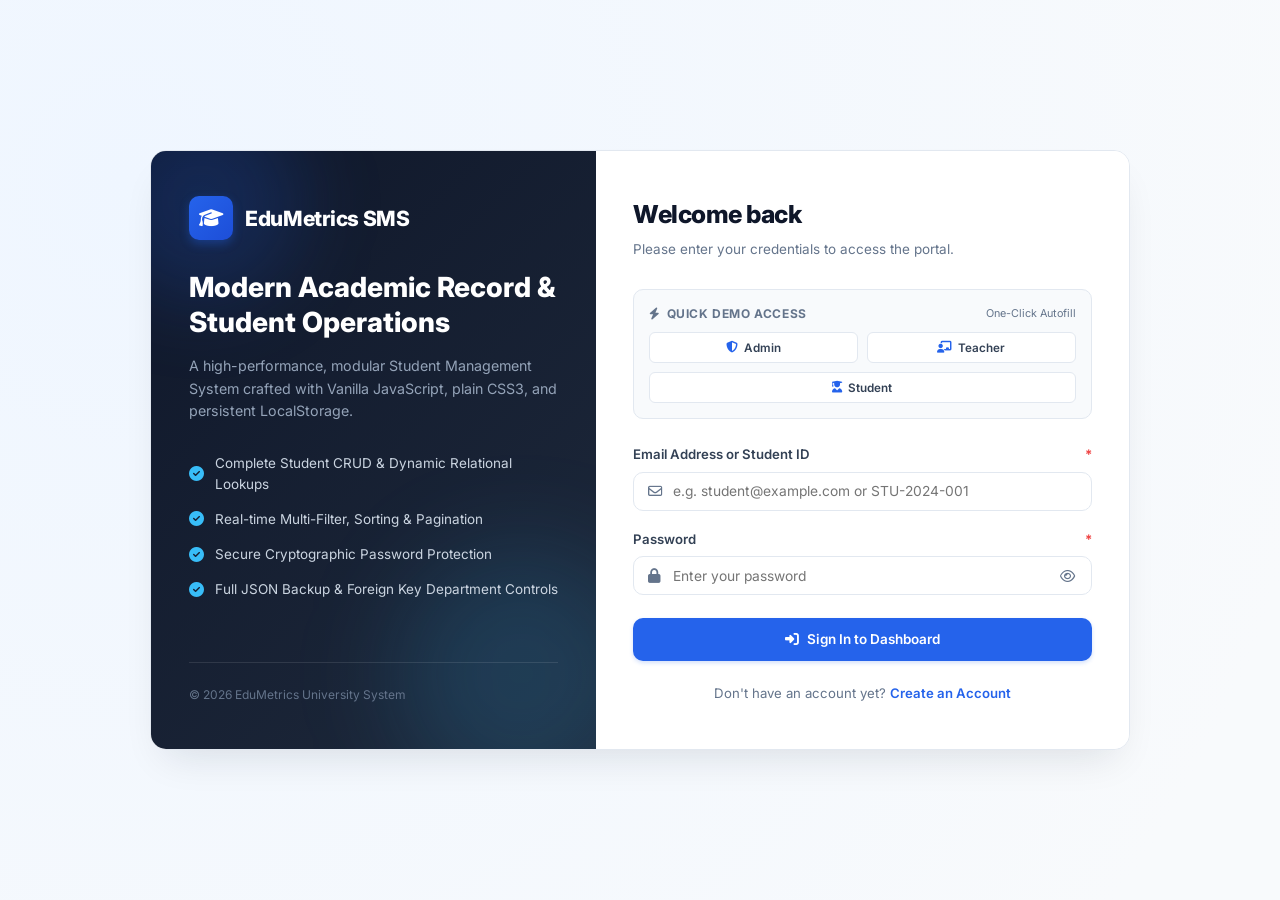
<file: student-details.html>
<!DOCTYPE html>
<html lang="en">
<head>
  <meta charset="UTF-8">
  <meta name="viewport" content="width=device-width, initial-scale=1.0">
  <title>Student Profile Details - EduMetrics SMS</title>
  <!-- Font Awesome -->
  <link rel="stylesheet" href="https://cdnjs.cloudflare.com/ajax/libs/font-awesome/6.5.1/css/all.min.css">
  <!-- Stylesheets -->
  <link rel="stylesheet" href="css/style.css">
  <link rel="stylesheet" href="css/attendance.css">
  <link rel="stylesheet" href="css/responsive.css">
  <style>
    /* Student Details Custom Styles */
    .student-profile-header-card {
      background: linear-gradient(135deg, #1e293b 0%, #0f172a 100%);
      color: #ffffff;
      border-radius: var(--radius-lg);
      padding: 2.25rem;
      display: flex;
      align-items: center;
      justify-content: space-between;
      gap: 2rem;
      margin-bottom: 2rem;
      box-shadow: var(--shadow-md);
      position: relative;
      overflow: hidden;
    }

    .student-profile-header-card::after {
      content: '';
      position: absolute;
      right: -30px;
      top: -30px;
      width: 180px;
      height: 180px;
      border-radius: var(--radius-full);
      background: rgba(37, 99, 235, 0.15);
      pointer-events: none;
    }

    .student-avatar-large {
      width: 110px;
      height: 110px;
      border-radius: var(--radius-full);
      border: 4px solid rgba(255, 255, 255, 0.2);
      overflow: hidden;
      flex-shrink: 0;
      background: var(--primary);
      display: flex;
      align-items: center;
      justify-content: center;
      box-shadow: var(--shadow-md);
    }

    .detail-avatar-fallback {
      font-size: 2.5rem;
      font-weight: 800;
      color: #ffffff;
    }

    .student-profile-meta {
      flex: 1;
      display: flex;
      flex-direction: column;
      gap: 0.4rem;
    }

    .student-profile-name {
      font-size: 1.85rem;
      font-weight: 800;
      letter-spacing: -0.02em;
      line-height: 1.2;
    }

    .student-profile-id-tag {
      font-family: monospace;
      font-size: 0.95rem;
      color: #94a3b8;
      display: flex;
      align-items: center;
      gap: 0.5rem;
    }

    .student-profile-pills {
      display: flex;
      align-items: center;
      gap: 0.6rem;
      margin-top: 0.4rem;
      flex-wrap: wrap;
    }

    .header-actions-row {
      display: flex;
      align-items: center;
      gap: 0.75rem;
      flex-wrap: wrap;
    }

    /* Details Grid Layout */
    .details-grid {
      display: grid;
      grid-template-columns: repeat(2, 1fr);
      gap: 1.5rem;
      margin-bottom: 2rem;
    }

    .info-list {
      display: flex;
      flex-direction: column;
      gap: 1.1rem;
    }

    .info-row {
      display: flex;
      justify-content: space-between;
      align-items: flex-start;
      padding-bottom: 0.85rem;
      border-bottom: 1px solid var(--border-color);
      font-size: 0.92rem;
    }

    .info-row:last-child {
      border-bottom: none;
      padding-bottom: 0;
    }

    .info-label {
      color: var(--text-muted);
      font-weight: 500;
      display: flex;
      align-items: center;
      gap: 0.5rem;
    }

    .info-label i {
      width: 18px;
      color: var(--primary);
    }

    .info-value {
      font-weight: 600;
      color: var(--text-main);
      text-align: right;
      max-width: 60%;
      word-break: break-word;
    }

    @media (max-width: 768px) {
      .student-profile-header-card {
        flex-direction: column;
        align-items: flex-start;
        padding: 1.5rem;
      }
      .details-grid {
        grid-template-columns: 1fr;
      }
    }
  </style>
</head>
<body>

  <div class="app-wrapper">
    <!-- Mobile Sidebar Overlay -->
    <div class="sidebar-overlay" id="sidebarOverlay"></div>

    <!-- Fixed Left Sidebar -->
    <aside class="app-sidebar" id="appSidebar">
      <div class="sidebar-header">
        <a href="index.html" class="sidebar-brand">
          <div class="brand-icon">
            <i class="fa-solid fa-graduation-cap"></i>
          </div>
          <span>EduMetrics</span>
        </a>
        <button class="sidebar-close-btn" id="sidebarCloseBtn" aria-label="Close Sidebar">
          <i class="fa-solid fa-xmark"></i>
        </button>
      </div>

      <div class="sidebar-content">
        <div class="sidebar-nav-group">
          <div class="sidebar-nav-title">Main Menu</div>
          <ul class="sidebar-nav">
            <li>
              <a href="index.html" class="sidebar-link">
                <i class="fa-solid fa-chart-pie"></i>
                <span>Dashboard</span>
              </a>
            </li>
            <li>
              <a href="semesters.html" class="sidebar-link" id="navLinkSemesters">
                <i class="fa-solid fa-calendar-week"></i>
                <span>Semesters</span>
              </a>
            </li>
            <li>
              <a href="courses.html" class="sidebar-link" id="navLinkCourses">
                <i class="fa-solid fa-book-open"></i>
                <span>Courses</span>
              </a>
            </li>
            <li>
              <a href="assessments.html" class="sidebar-link" id="navLinkAssessments">
                <i class="fa-solid fa-pen-ruler"></i>
                <span>Assignments &amp; Quizzes</span>
              </a>
            </li>
            <li>
              <a href="results.html" class="sidebar-link" id="navLinkResults">
                <i class="fa-solid fa-square-poll-vertical"></i>
                <span>Results</span>
              </a>
            </li>
            <li>
              <a href="students.html" class="sidebar-link active">
                <i class="fa-solid fa-users"></i>
                <span>Student Directory</span>
              </a>
            </li>
            <li>
              <a href="add-student.html" class="sidebar-link" id="navLinkAddStudent">
                <i class="fa-solid fa-user-plus"></i>
                <span>Add Student</span>
              </a>
            </li>
            <li>
              <a href="attendance.html" class="sidebar-link" id="navLinkAttendance">
                <i class="fa-solid fa-clipboard-user"></i>
                <span>Attendance</span>
              </a>
            </li>
            <li>
              <a href="settings.html" class="sidebar-link" id="navLinkSettings">
                <i class="fa-solid fa-gear"></i>
                <span>Settings &amp; Data</span>
              </a>
            </li>
          </ul>
        </div>
      </div>

      <!-- Sidebar User Footer -->
      <div class="sidebar-footer">
        <div class="user-mini-profile">
          <div class="user-avatar" id="sidebarUserAvatar">AD</div>
          <div class="user-info">
            <div class="user-name" id="sidebarUserName">Administrator</div>
            <div class="user-role-badge" id="sidebarUserRole">Admin Account</div>
          </div>
          <button class="logout-icon-btn btn-logout" title="Sign Out" aria-label="Sign Out">
            <i class="fa-solid fa-arrow-right-from-bracket"></i>
          </button>
        </div>
      </div>
    </aside>

    <!-- Main Content Area -->
    <div class="app-main">
      <!-- Top Navigation Header -->
      <header class="app-header">
        <div class="header-left">
          <button class="sidebar-toggle-btn" id="sidebarToggleBtn" aria-label="Toggle Navigation">
            <i class="fa-solid fa-bars"></i>
          </button>
          <div class="page-breadcrumb">
            <h1 class="breadcrumb-title">Student Profile</h1>
            <span class="breadcrumb-sub">Comprehensive individual student academic &amp; contact dossier</span>
          </div>
        </div>

        <div class="header-right">
          <a href="students.html" class="btn btn-secondary btn-sm">
            <i class="fa-solid fa-arrow-left"></i>
            <span>Back to Directory</span>
          </a>
          <button class="btn btn-secondary btn-sm btn-logout">
            <i class="fa-solid fa-right-from-bracket"></i>
            <span>Sign Out</span>
          </button>
        </div>
      </header>

      <!-- Page Content -->
      <main class="page-container">

        <!-- Error State if Student Not Found -->
        <div class="empty-state" id="studentDetailsError" style="display: none; background: #fff; border-radius: var(--radius-lg); border: 1px solid var(--border-color); padding: 4rem 2rem;">
          <div class="empty-state-icon">
            <i class="fa-solid fa-user-xmark"></i>
          </div>
          <h2 class="empty-state-title">Student Record Not Found</h2>
          <p class="empty-state-desc">The requested student ID is missing from the URL or does not exist in LocalStorage.</p>
          <a href="students.html" class="btn btn-primary" style="margin-top: 1rem;">
            <i class="fa-solid fa-users"></i> Return to Student Directory
          </a>
        </div>

        <!-- Student Details Content Container -->
        <div id="studentDetailsContent">

          <!-- Header Hero Card -->
          <div class="student-profile-header-card">
            <div class="student-avatar-large" id="detailAvatarContainer">
              <!-- Dynamically populated -->
            </div>

            <div class="student-profile-meta">
              <h2 class="student-profile-name" id="detailFullName">Loading Student...</h2>
              <div class="student-profile-id-tag">
                <i class="fa-solid fa-id-card"></i>
                <span id="detailStudentId">STU-0000-000</span>
              </div>
              <div class="student-profile-pills">
                <span class="badge badge-primary" id="detailDeptPill">Department</span>
                <span class="badge badge-active" id="detailStatusPill">Active</span>
              </div>
            </div>

            <div class="header-actions-row">
              <button type="button" class="btn btn-secondary btn-sm" id="printStudentBtn" title="Print Profile Dossier">
                <i class="fa-solid fa-print"></i> Print
              </button>
              <button type="button" class="btn btn-warning btn-sm" id="btnOpenChangePasswordModal" style="background: #f59e0b; color: #fff; border: none;" title="Change Password">
                <i class="fa-solid fa-key"></i> Change Password
              </button>
              <a href="#" class="btn btn-primary btn-sm" id="editStudentBtn">
                <i class="fa-solid fa-user-pen"></i> Edit Profile
              </a>
              <button type="button" class="btn btn-outline-danger btn-sm" id="deleteStudentBtn" style="color: #fca5a5; border-color: rgba(255,255,255,0.2);">
                <i class="fa-regular fa-trash-can"></i> Delete
              </button>
            </div>
          </div>

          <!-- Academic & Personal Grid -->
          <div class="details-grid">
            <!-- Academic Information Card -->
            <div class="card">
              <div class="card-header">
                <h3 class="card-title">
                  <i class="fa-solid fa-graduation-cap" style="color: var(--primary);"></i>
                  Academic Details
                </h3>
              </div>
              <div class="card-body">
                <div class="info-list">
                  <div class="info-row">
                    <span class="info-label"><i class="fa-solid fa-building-columns"></i> Department</span>
                    <span class="info-value" id="infoDeptName">-</span>
                  </div>
                  <div class="info-row">
                    <span class="info-label"><i class="fa-solid fa-tag"></i> Department Code</span>
                    <span class="info-value" id="infoDeptCode">-</span>
                  </div>
                  <div class="info-row">
                    <span class="info-label"><i class="fa-solid fa-calendar-week"></i> Semester</span>
                    <span class="info-value" id="infoSemester">-</span>
                  </div>
                  <div class="info-row">
                    <span class="info-label"><i class="fa-regular fa-calendar-check"></i> Enrollment Date</span>
                    <span class="info-value" id="infoEnrollDate">-</span>
                  </div>
                  <div class="info-row">
                    <span class="info-label"><i class="fa-regular fa-clock"></i> Record Created</span>
                    <span class="info-value" id="infoCreatedAt">-</span>
                  </div>
                  <div class="info-row">
                    <span class="info-label"><i class="fa-solid fa-pen-nib"></i> Last Modified</span>
                    <span class="info-value" id="infoUpdatedAt">-</span>
                  </div>
                </div>
              </div>
            </div>

            <!-- Personal Information Card -->
            <div class="card">
              <div class="card-header">
                <h3 class="card-title">
                  <i class="fa-solid fa-user" style="color: var(--info);"></i>
                  Personal Demographics
                </h3>
              </div>
              <div class="card-body">
                <div class="info-list">
                  <div class="info-row">
                    <span class="info-label"><i class="fa-regular fa-calendar"></i> Date of Birth</span>
                    <span class="info-value" id="infoDob">-</span>
                  </div>
                  <div class="info-row">
                    <span class="info-label"><i class="fa-solid fa-hourglass-half"></i> Current Age</span>
                    <span class="info-value" id="infoAge">-</span>
                  </div>
                  <div class="info-row">
                    <span class="info-label"><i class="fa-solid fa-venus-mars"></i> Gender</span>
                    <span class="info-value" id="infoGender">-</span>
                  </div>
                </div>
              </div>
            </div>
          </div>

          <!-- Contact Information Full Width Card -->
          <div class="card" style="margin-bottom: 2rem;">
            <div class="card-header">
              <h3 class="card-title">
                <i class="fa-solid fa-address-book" style="color: var(--success);"></i>
                Contact &amp; Residence Information
              </h3>
            </div>
            <div class="card-body">
              <div class="info-list">
                <div class="info-row">
                  <span class="info-label"><i class="fa-regular fa-envelope"></i> Email Address</span>
                  <a href="#" class="info-value" id="infoEmail" style="color: var(--primary); text-decoration: underline;">-</a>
                </div>
                <div class="info-row">
                  <span class="info-label"><i class="fa-solid fa-phone"></i> Telephone / Mobile</span>
                  <a href="#" class="info-value" id="infoPhone" style="color: var(--primary);">-</a>
                </div>
                <div class="info-row">
                  <span class="info-label"><i class="fa-solid fa-location-dot"></i> Residential Address</span>
                  <span class="info-value" id="infoAddress">-</span>
                </div>
              </div>
            </div>
          </div>

          <!-- Account Security & Password Card -->
          <div class="card" id="securityCard" style="margin-bottom: 2rem;">
            <div class="card-header" style="display: flex; justify-content: space-between; align-items: center;">
              <h3 class="card-title">
                <i class="fa-solid fa-shield-halved" style="color: var(--warning);"></i>
                Account Security &amp; Login Password
              </h3>
              <span class="badge" id="passwordStatusBadge">Default Password: 12345</span>
            </div>
            <div class="card-body">
              <div style="display: grid; grid-template-columns: repeat(auto-fit, minmax(220px, 1fr)); gap: 1rem; margin-bottom: 1.25rem;">
                <div style="padding: 0.85rem; background: #f8fafc; border: 1px solid var(--border-color); border-radius: var(--radius-sm);">
                  <div style="font-size: 0.78rem; color: var(--text-muted); text-transform: uppercase; font-weight: 600;">Student Login ID</div>
                  <div style="font-size: 1rem; font-weight: 700; color: var(--text-main); margin-top: 0.25rem;" id="securityStudentId">-</div>
                  <div style="font-size: 0.78rem; color: var(--text-secondary); margin-top: 0.25rem;">Use directly to sign in</div>
                </div>
                <div style="padding: 0.85rem; background: #f8fafc; border: 1px solid var(--border-color); border-radius: var(--radius-sm);">
                  <div style="font-size: 0.78rem; color: var(--text-muted); text-transform: uppercase; font-weight: 600;">Registered Email</div>
                  <div style="font-size: 1rem; font-weight: 700; color: var(--text-main); margin-top: 0.25rem;" id="securityStudentEmail">-</div>
                  <div style="font-size: 0.78rem; color: var(--text-secondary); margin-top: 0.25rem;">Can also be used to sign in</div>
                </div>
                <div style="padding: 0.85rem; background: #f8fafc; border: 1px solid var(--border-color); border-radius: var(--radius-sm);">
                  <div style="font-size: 0.78rem; color: var(--text-muted); text-transform: uppercase; font-weight: 600;">Password Status</div>
                  <div style="font-size: 1rem; font-weight: 700; color: var(--primary); margin-top: 0.25rem;" id="securityPasswordState">12345 (Default)</div>
                  <div style="font-size: 0.78rem; color: var(--text-secondary); margin-top: 0.25rem;">Change anytime below</div>
                </div>
              </div>

              <div id="changePasswordSection" style="padding: 1.25rem; background: #f8fafc; border: 1px solid var(--border-color); border-radius: var(--radius-md);">
                <div style="display: flex; justify-content: space-between; align-items: center; margin-bottom: 0.75rem;">
                  <h4 style="font-size: 0.95rem; font-weight: 700; margin: 0; color: var(--text-main);">
                    <i class="fa-solid fa-lock" style="color: var(--primary); margin-right: 0.35rem;"></i> Change Your Password
                  </h4>
                  <span style="font-size: 0.78rem; color: var(--text-muted);">Minimum 5 characters</span>
                </div>
                <form id="inlineChangePasswordForm" style="display: grid; grid-template-columns: repeat(auto-fit, minmax(180px, 1fr)); gap: 0.75rem; align-items: flex-end;">
                  <div class="form-group" style="margin-bottom: 0;">
                    <label class="form-label" style="font-size: 0.8rem;">Current Password <span class="required">*</span></label>
                    <input type="password" id="inputCurrentPass" class="form-control form-control-sm" placeholder="Current (default: 12345)" required>
                  </div>
                  <div class="form-group" style="margin-bottom: 0;">
                    <label class="form-label" style="font-size: 0.8rem;">New Password <span class="required">*</span></label>
                    <input type="password" id="inputNewPass" class="form-control form-control-sm" placeholder="New password" required minlength="5">
                  </div>
                  <div class="form-group" style="margin-bottom: 0;">
                    <label class="form-label" style="font-size: 0.8rem;">Confirm Password <span class="required">*</span></label>
                    <input type="password" id="inputConfirmPass" class="form-control form-control-sm" placeholder="Confirm new password" required minlength="5">
                  </div>
                  <div>
                    <button type="submit" class="btn btn-primary btn-sm" id="btnSubmitChangePass" style="width: 100%; height: 38px;">
                      <i class="fa-solid fa-check"></i> Update Password
                    </button>
                  </div>
                </form>
              </div>
            </div>
          </div>

          <!-- Classroom Attendance & Exam Eligibility Card -->
          <div class="card" style="margin-bottom: 2rem;">
            <div class="card-header" style="display:flex;justify-content:space-between;align-items:center;">
              <h3 class="card-title">
                <i class="fa-solid fa-clipboard-user" style="color: var(--primary);"></i>
                Classroom Attendance &amp; Exam Eligibility
              </h3>
              <a href="attendance.html?tab=report" class="btn btn-outline btn-sm">
                <i class="fa-solid fa-chart-line"></i> Full Attendance Module
              </a>
            </div>
            <div class="card-body">
              <div style="display: grid; grid-template-columns: repeat(auto-fit, minmax(180px, 1fr)); gap: 1rem; margin-bottom: 1.5rem;">
                <div style="padding: 1rem; background: #f8fafc; border: 1px solid var(--border-color); border-radius: var(--radius-md); text-align: center;">
                  <div style="font-size: 0.8rem; color: var(--text-secondary); margin-bottom: 0.25rem;">Attendance Rate</div>
                  <div id="detailAttendanceRate" style="font-size: 1.75rem; font-weight: 700; color: var(--primary);">0%</div>
                  <div id="detailAttendanceBarWrapper" style="margin-top: 0.5rem; height: 6px; background: #e2e8f0; border-radius: 99px; overflow: hidden;">
                    <div id="detailAttendanceBar" style="height: 100%; width: 0%; background: #16a34a; border-radius: 99px;"></div>
                  </div>
                </div>

                <div style="padding: 1rem; background: #f8fafc; border: 1px solid var(--border-color); border-radius: var(--radius-md); text-align: center;">
                  <div style="font-size: 0.8rem; color: var(--text-secondary); margin-bottom: 0.25rem;">Exam Status</div>
                  <div id="detailAttendanceEligibility" style="margin-top: 0.5rem;">
                    <span class="badge badge-eligible">Eligible</span>
                  </div>
                  <div style="font-size: 0.72rem; color: var(--text-secondary); margin-top: 0.5rem;">Requires &ge; 75% attendance</div>
                </div>

                <div style="padding: 1rem; background: #f8fafc; border: 1px solid var(--border-color); border-radius: var(--radius-md); text-align: center;">
                  <div style="font-size: 0.8rem; color: var(--text-secondary); margin-bottom: 0.25rem;">Total Lectures</div>
                  <div id="detailTotalClasses" style="font-size: 1.5rem; font-weight: 700; color: var(--text-primary);">0</div>
                  <div style="font-size: 0.72rem; color: var(--text-secondary); margin-top: 0.35rem;">Conducted to date</div>
                </div>

                <div style="padding: 1rem; background: #f8fafc; border: 1px solid var(--border-color); border-radius: var(--radius-md); text-align: center;">
                  <div style="font-size: 0.8rem; color: var(--text-secondary); margin-bottom: 0.25rem;">Breakdown</div>
                  <div style="font-size: 0.82rem; font-weight: 600; margin-top: 0.4rem; display: flex; justify-content: center; gap: 0.75rem;">
                    <span style="color: #15803d;">P: <span id="detailPresentCount">0</span></span>
                    <span style="color: #b45309;">L: <span id="detailLateCount">0</span></span>
                    <span style="color: #b91c1c;">A: <span id="detailAbsentCount">0</span></span>
                  </div>
                  <div style="font-size: 0.72rem; color: var(--text-secondary); margin-top: 0.35rem;">Present / Late / Absent</div>
                </div>
              </div>

              <!-- Recent 5 Classroom Sessions Table -->
              <h4 style="font-size: 0.88rem; font-weight: 600; color: var(--text-primary); margin-bottom: 0.75rem;">
                Recent Classroom Sessions
              </h4>
              <div class="table-responsive">
                <table class="data-table" style="font-size: 0.85rem;">
                  <thead>
                    <tr>
                      <th>Date</th>
                      <th>Subject / Course</th>
                      <th>Instructor</th>
                      <th>Status</th>
                      <th>Remarks</th>
                    </tr>
                  </thead>
                  <tbody id="detailAttendanceTableBody">
                    <!-- Injected via JavaScript -->
                  </tbody>
                </table>
              </div>
            </div>
          </div>

        </div>

      </main>
    </div>
  </div>

  <!-- Change Password Modal -->
  <div class="modal-backdrop" id="changePasswordModal">
    <div class="modal-dialog" style="max-width: 480px;">
      <div class="modal-header">
        <h3 class="modal-title">
          <i class="fa-solid fa-key" style="color: var(--warning); margin-right: 0.35rem;"></i> Change Student Password
        </h3>
        <button type="button" class="modal-close-btn" id="closeChangePassModalBtn">&times;</button>
      </div>
      <form id="modalChangePasswordForm">
        <div class="modal-body">
          <p style="font-size: 0.85rem; color: var(--text-secondary); margin-bottom: 1.25rem; line-height: 1.45;">
            By default, new student accounts use password <strong><code>12345</code></strong>. You can choose a new secure password anytime.
          </p>
          <div class="form-group" style="margin-bottom: 1rem;">
            <label class="form-label" for="modalCurrentPass">Current Password <span class="required">*</span></label>
            <input type="password" id="modalCurrentPass" class="form-control" placeholder="Enter current password (default: 12345)" required>
          </div>
          <div class="form-group" style="margin-bottom: 1rem;">
            <label class="form-label" for="modalNewPass">New Password <span class="required">*</span></label>
            <input type="password" id="modalNewPass" class="form-control" placeholder="Enter new password (min. 5 characters)" required minlength="5">
          </div>
          <div class="form-group" style="margin-bottom: 0.5rem;">
            <label class="form-label" for="modalConfirmPass">Confirm New Password <span class="required">*</span></label>
            <input type="password" id="modalConfirmPass" class="form-control" placeholder="Re-type new password" required minlength="5">
          </div>
        </div>
        <div class="modal-footer">
          <button type="button" class="btn btn-secondary" id="cancelChangePassModalBtn">Cancel</button>
          <button type="submit" class="btn btn-primary" id="btnConfirmModalChangePass">Save Changes</button>
        </div>
      </form>
    </div>
  </div>

  <!-- Application Scripts -->
  <script src="js/utils.js"></script>
  <script src="js/storage.js"></script>
  <script src="js/auth.js"></script>
  <script src="js/validation.js"></script>
  <script src="js/student.js"></script>
  <script src="js/course-service.js"></script>
  <script src="js/assessment-service.js"></script>
  <script src="js/attendance.js"></script>
  <script src="js/student-details.js"></script>
  <script src="js/app.js"></script>
</body>
</html>
</file>
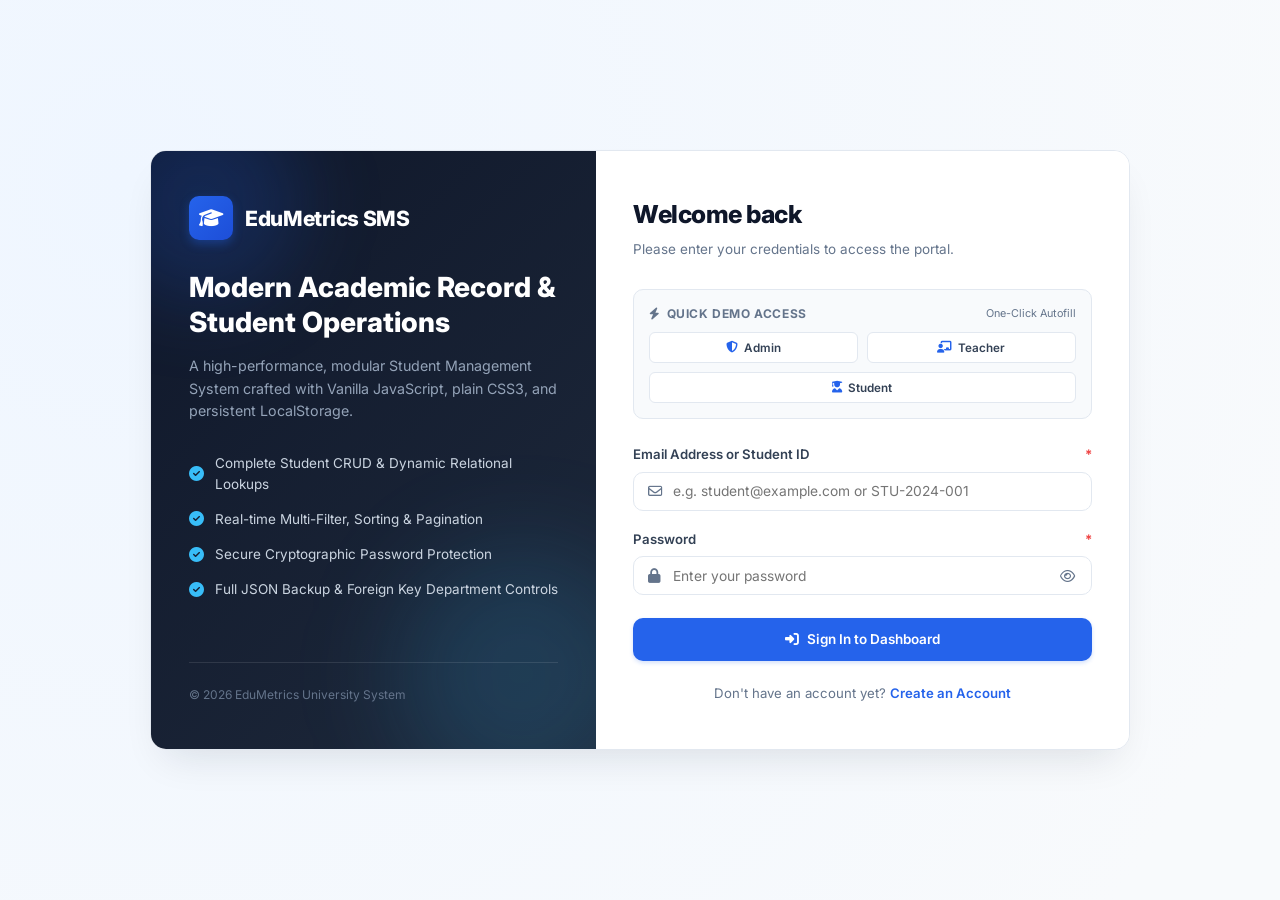
<file: students.html>
<!DOCTYPE html>
<html lang="en">
<head>
  <meta charset="UTF-8">
  <meta name="viewport" content="width=device-width, initial-scale=1.0">
  <title>Student Directory - EduMetrics SMS</title>
  <!-- Font Awesome -->
  <link rel="stylesheet" href="https://cdnjs.cloudflare.com/ajax/libs/font-awesome/6.5.1/css/all.min.css">
  <!-- Stylesheets -->
  <link rel="stylesheet" href="css/style.css">
  <link rel="stylesheet" href="css/students.css">
  <link rel="stylesheet" href="css/responsive.css">
</head>
<body>

  <div class="app-wrapper">
    <!-- Mobile Sidebar Overlay -->
    <div class="sidebar-overlay" id="sidebarOverlay"></div>

    <!-- Fixed Left Sidebar -->
    <aside class="app-sidebar" id="appSidebar">
      <div class="sidebar-header">
        <a href="index.html" class="sidebar-brand">
          <div class="brand-icon">
            <i class="fa-solid fa-graduation-cap"></i>
          </div>
          <span>EduMetrics</span>
        </a>
        <button class="sidebar-close-btn" id="sidebarCloseBtn" aria-label="Close Sidebar">
          <i class="fa-solid fa-xmark"></i>
        </button>
      </div>

      <div class="sidebar-content">
        <div class="sidebar-nav-group">
          <div class="sidebar-nav-title">Main Menu</div>
          <ul class="sidebar-nav">
            <li>
              <a href="index.html" class="sidebar-link">
                <i class="fa-solid fa-chart-pie"></i>
                <span>Dashboard</span>
              </a>
            </li>
            <li>
              <a href="semesters.html" class="sidebar-link" id="navLinkSemesters">
                <i class="fa-solid fa-calendar-week"></i>
                <span>Semesters</span>
              </a>
            </li>
            <li>
              <a href="courses.html" class="sidebar-link" id="navLinkCourses">
                <i class="fa-solid fa-book-open"></i>
                <span>Courses</span>
              </a>
            </li>
            <li>
              <a href="assessments.html" class="sidebar-link" id="navLinkAssessments">
                <i class="fa-solid fa-pen-ruler"></i>
                <span>Assignments &amp; Quizzes</span>
              </a>
            </li>
            <li>
              <a href="results.html" class="sidebar-link" id="navLinkResults">
                <i class="fa-solid fa-square-poll-vertical"></i>
                <span>Results</span>
              </a>
            </li>
            <li>
              <a href="students.html" class="sidebar-link active">
                <i class="fa-solid fa-users"></i>
                <span>Student Directory</span>
              </a>
            </li>
            <li>
              <a href="add-student.html" class="sidebar-link" id="navLinkAddStudent">
                <i class="fa-solid fa-user-plus"></i>
                <span>Add Student</span>
              </a>
            </li>
            <li>
              <a href="attendance.html" class="sidebar-link" id="navLinkAttendance">
                <i class="fa-solid fa-clipboard-user"></i>
                <span>Attendance</span>
              </a>
            </li>
            <li>
              <a href="settings.html" class="sidebar-link" id="navLinkSettings">
                <i class="fa-solid fa-gear"></i>
                <span>Settings &amp; Data</span>
              </a>
            </li>
          </ul>
        </div>
      </div>

      <!-- Sidebar User Footer -->
      <div class="sidebar-footer">
        <div class="user-mini-profile">
          <div class="user-avatar" id="sidebarUserAvatar">AD</div>
          <div class="user-info">
            <div class="user-name" id="sidebarUserName">Administrator</div>
            <div class="user-role-badge" id="sidebarUserRole">Admin Account</div>
          </div>
          <button class="logout-icon-btn btn-logout" title="Sign Out" aria-label="Sign Out">
            <i class="fa-solid fa-arrow-right-from-bracket"></i>
          </button>
        </div>
      </div>
    </aside>

    <!-- Main Content Area -->
    <div class="app-main">
      <!-- Top Navigation Header -->
      <header class="app-header">
        <div class="header-left">
          <button class="sidebar-toggle-btn" id="sidebarToggleBtn" aria-label="Toggle Navigation">
            <i class="fa-solid fa-bars"></i>
          </button>
          <div class="page-breadcrumb">
            <h1 class="breadcrumb-title">Student Directory</h1>
            <span class="breadcrumb-sub">Manage student records, perform searches, and filter by attributes</span>
          </div>
        </div>

        <div class="header-right">
          <a href="add-student.html" class="btn btn-primary btn-sm" id="addStudentTopBtn">
            <i class="fa-solid fa-user-plus"></i>
            <span>Add Student</span>
          </a>
          <button class="btn btn-secondary btn-sm btn-logout">
            <i class="fa-solid fa-right-from-bracket"></i>
            <span>Sign Out</span>
          </button>
        </div>
      </header>

      <!-- Page Content -->
      <main class="page-container">

        <!-- Search and Multi-Filter Card -->
        <div class="filter-card">
          <div class="filter-grid">
            <!-- Search Input -->
            <div class="search-input-wrapper">
              <i class="fa-solid fa-magnifying-glass search-icon"></i>
              <input type="text" id="searchInput" class="search-input" placeholder="Search by name, student ID, or email...">
              <button type="button" class="search-clear-btn" id="searchClearBtn" aria-label="Clear Search">
                <i class="fa-solid fa-xmark"></i>
              </button>
            </div>

            <!-- Department Filter -->
            <div>
              <select id="filterDepartment" class="filter-select" aria-label="Filter by Department">
                <option value="ALL">All Departments</option>
                <!-- Dynamically populated from LocalStorage -->
              </select>
            </div>

            <!-- Semester Filter -->
            <div>
              <select id="filterSemester" class="filter-select" aria-label="Filter by Semester">
                <option value="ALL">All Semesters</option>
                <option value="1st">1st Semester</option>
                <option value="2nd">2nd Semester</option>
                <option value="3rd">3rd Semester</option>
                <option value="4th">4th Semester</option>
                <option value="5th">5th Semester</option>
                <option value="6th">6th Semester</option>
                <option value="7th">7th Semester</option>
                <option value="8th">8th Semester</option>
              </select>
            </div>

            <!-- Status Filter -->
            <div>
              <select id="filterStatus" class="filter-select" aria-label="Filter by Status">
                <option value="ALL">All Statuses</option>
                <option value="Active">Active</option>
                <option value="Inactive">Inactive</option>
              </select>
            </div>

            <!-- Filter Reset Action -->
            <div class="filter-actions">
              <button type="button" class="btn btn-secondary" id="clearAllFiltersBtn" title="Reset all search criteria">
                <i class="fa-solid fa-arrow-rotate-left"></i>
                <span>Reset</span>
              </button>
            </div>
          </div>

          <!-- Active Filter Tags Bar -->
          <div class="active-filters-bar" id="activeFiltersBar" style="display: none;">
            <span class="active-filters-label">Active Filters:</span>
            <div id="activeFilterTags" style="display: flex; gap: 0.4rem; flex-wrap: wrap;"></div>
          </div>
        </div>

        <!-- Student Data Table Card -->
        <div class="card" style="margin-bottom: 2rem;">
          <!-- Table Toolbar -->
          <div class="table-toolbar">
            <div class="table-results-info">
              Total Records: <strong id="tableResultsCount">0</strong> students
            </div>
            <div class="table-view-controls">
              <div class="page-size-selector">
                <label for="pageSizeSelect">Show:</label>
                <select id="pageSizeSelect">
                  <option value="5">5 per page</option>
                  <option value="10" selected>10 per page</option>
                  <option value="25">25 per page</option>
                  <option value="50">50 per page</option>
                </select>
              </div>
            </div>
          </div>

          <!-- Responsive Table Container -->
          <div class="table-responsive" id="studentsTableContainer">
            <table class="data-table">
              <thead>
                <tr>
                  <th class="sortable" data-sort="fullName">
                    Student Details <i class="fa-solid fa-arrow-up-down sort-icon"></i>
                  </th>
                  <th class="sortable" data-sort="departmentId">
                    Department <i class="fa-solid fa-arrow-up-down sort-icon"></i>
                  </th>
                  <th class="sortable" data-sort="semester">
                    Semester <i class="fa-solid fa-arrow-up-down sort-icon"></i>
                  </th>
                  <th>Contact Info</th>
                  <th class="sortable" data-sort="status">
                    Status <i class="fa-solid fa-arrow-up-down sort-icon"></i>
                  </th>
                  <th class="sortable" data-sort="enrollmentDate">
                    Enrollment Date <i class="fa-solid fa-arrow-up-down sort-icon"></i>
                  </th>
                  <th style="text-align: right; padding-right: 1.5rem;">Actions</th>
                </tr>
              </thead>
              <tbody id="studentsTbody">
                <!-- Dynamically populated via students.js -->
              </tbody>
            </table>
          </div>

          <!-- Empty State -->
          <div class="empty-state" id="studentsEmptyState" style="display: none;">
            <div class="empty-state-icon">
              <i class="fa-solid fa-user-slash"></i>
            </div>
            <h3 class="empty-state-title">No Students Found</h3>
            <p class="empty-state-desc">No records matched your search or filter settings.</p>
            <a href="add-student.html" class="btn btn-primary btn-sm">
              <i class="fa-solid fa-user-plus"></i> Add New Student
            </a>
          </div>

          <!-- Pagination Controls -->
          <div class="pagination-wrapper" id="paginationWrapper">
            <div class="pagination-info" id="paginationInfo">
              <!-- Dynamically populated -->
            </div>
            <div class="pagination-controls" id="paginationControls">
              <!-- Dynamically populated -->
            </div>
          </div>
        </div>

      </main>
    </div>
  </div>

  <!-- Application Scripts -->
  <script src="js/utils.js"></script>
  <script src="js/storage.js"></script>
  <script src="js/auth.js"></script>
  <script src="js/validation.js"></script>
  <script src="js/student.js"></script>
  <script src="js/students.js"></script>
  <script src="js/app.js"></script>
</body>
</html>
</file>
<file: css/style.css>
/* ==========================================================================
   STUDENT MANAGEMENT SYSTEM (EduMetrics SMS)
   Global Stylesheet (CSS3 Plain)
   ========================================================================== */

@import url('https://fonts.googleapis.com/css2?family=Inter:wght@300;400;500;600;700;800&display=swap');

:root {
  /* Color Palette */
  --primary: #2563eb;
  --primary-hover: #1d4ed8;
  --primary-light: #eff6ff;
  --primary-dark: #1e40af;
  --primary-gradient: linear-gradient(135deg, #2563eb 0%, #1d4ed8 100%);

  --secondary: #64748b;
  --secondary-hover: #475569;
  --secondary-light: #f1f5f9;

  --success: #10b981;
  --success-hover: #059669;
  --success-light: #ecfdf5;

  --warning: #f59e0b;
  --warning-hover: #d97706;
  --warning-light: #fffbeb;

  --danger: #ef4444;
  --danger-hover: #dc2626;
  --danger-light: #fef2f2;

  --info: #06b6d4;
  --info-hover: #0891b2;
  --info-light: #ecfeff;

  /* Surfaces & Backgrounds */
  --bg-body: #f8fafc;
  --bg-surface: #ffffff;
  --bg-surface-secondary: #f8fafc;
  --bg-sidebar: #0f172a;
  --sidebar-border: #1e293b;
  --sidebar-text: #94a3b8;
  --sidebar-text-hover: #f8fafc;
  --sidebar-hover-bg: rgba(255, 255, 255, 0.06);
  --sidebar-active-bg: #2563eb;

  /* Typography */
  --text-main: #0f172a;
  --text-secondary: #334155;
  --text-muted: #64748b;
  --text-light: #94a3b8;

  /* Borders */
  --border-color: #e2e8f0;
  --border-color-dark: #cbd5e1;

  /* Shadows */
  --shadow-xs: 0 1px 2px 0 rgba(0, 0, 0, 0.05);
  --shadow-sm: 0 1px 3px 0 rgba(0, 0, 0, 0.1), 0 1px 2px -1px rgba(0, 0, 0, 0.1);
  --shadow-md: 0 4px 6px -1px rgba(0, 0, 0, 0.08), 0 2px 4px -2px rgba(0, 0, 0, 0.06);
  --shadow-lg: 0 10px 15px -3px rgba(0, 0, 0, 0.08), 0 4px 6px -4px rgba(0, 0, 0, 0.04);
  --shadow-xl: 0 20px 25px -5px rgba(0, 0, 0, 0.1), 0 8px 10px -6px rgba(0, 0, 0, 0.06);

  /* Radius */
  --radius-sm: 6px;
  --radius-md: 10px;
  --radius-lg: 16px;
  --radius-full: 9999px;

  /* Sizing */
  --sidebar-width: 260px;
  --header-height: 70px;

  /* Transitions */
  --transition-fast: 150ms cubic-bezier(0.4, 0, 0.2, 1);
  --transition: 200ms cubic-bezier(0.4, 0, 0.2, 1);
  --transition-slow: 300ms cubic-bezier(0.4, 0, 0.2, 1);
}

/* Base Reset */
*, *::before, *::after {
  box-sizing: border-box;
  margin: 0;
  padding: 0;
}

html {
  font-size: 15px;
  scroll-behavior: smooth;
}

body {
  font-family: 'Inter', -apple-system, BlinkMacSystemFont, 'Segoe UI', Roboto, Helvetica, Arial, sans-serif;
  background-color: var(--bg-body);
  color: var(--text-main);
  line-height: 1.5;
  -webkit-font-smoothing: antialiased;
  -moz-osx-font-smoothing: grayscale;
  min-height: 100vh;
}

a {
  color: var(--primary);
  text-decoration: none;
  transition: color var(--transition-fast);
}

a:hover {
  color: var(--primary-hover);
}

img {
  max-width: 100%;
  display: block;
}

button, input, select, textarea {
  font-family: inherit;
  font-size: inherit;
}

/* ==========================================================================
   Layout Architecture
   ========================================================================== */

.app-wrapper {
  display: flex;
  min-height: 100vh;
}

/* Fixed Sidebar */
.app-sidebar {
  width: var(--sidebar-width);
  background-color: var(--bg-sidebar);
  color: var(--sidebar-text);
  display: flex;
  flex-direction: column;
  position: fixed;
  top: 0;
  bottom: 0;
  left: 0;
  z-index: 100;
  border-right: 1px solid var(--sidebar-border);
  transition: transform var(--transition-slow);
}

.sidebar-header {
  height: var(--header-height);
  padding: 0 1.5rem;
  display: flex;
  align-items: center;
  justify-content: space-between;
  border-bottom: 1px solid var(--sidebar-border);
}

.sidebar-brand {
  display: flex;
  align-items: center;
  gap: 0.75rem;
  color: #ffffff;
  font-size: 1.25rem;
  font-weight: 700;
  letter-spacing: -0.02em;
}

.brand-icon {
  width: 38px;
  height: 38px;
  background: var(--primary-gradient);
  border-radius: var(--radius-md);
  display: flex;
  align-items: center;
  justify-content: center;
  color: #ffffff;
  font-size: 1.15rem;
  box-shadow: 0 4px 10px rgba(37, 99, 235, 0.35);
}

.sidebar-close-btn {
  display: none;
  background: transparent;
  border: none;
  color: var(--sidebar-text);
  font-size: 1.25rem;
  cursor: pointer;
  padding: 0.5rem;
}

.sidebar-content {
  flex: 1;
  padding: 1.5rem 1rem;
  overflow-y: auto;
}

.sidebar-nav-group {
  margin-bottom: 1.75rem;
}

.sidebar-nav-title {
  font-size: 0.72rem;
  font-weight: 700;
  text-transform: uppercase;
  letter-spacing: 0.08em;
  color: #64748b;
  padding: 0 0.75rem;
  margin-bottom: 0.6rem;
}

.sidebar-nav {
  list-style: none;
  display: flex;
  flex-direction: column;
  gap: 0.35rem;
}

.sidebar-link {
  display: flex;
  align-items: center;
  gap: 0.85rem;
  padding: 0.7rem 0.85rem;
  border-radius: var(--radius-md);
  color: var(--sidebar-text);
  font-weight: 500;
  font-size: 0.93rem;
  transition: all var(--transition-fast);
}

.sidebar-link i {
  font-size: 1.1rem;
  width: 20px;
  text-align: center;
  color: #64748b;
  transition: color var(--transition-fast);
}

.sidebar-link:hover {
  background-color: var(--sidebar-hover-bg);
  color: var(--sidebar-text-hover);
}

.sidebar-link:hover i {
  color: #ffffff;
}

.sidebar-link.active {
  background-color: var(--sidebar-active-bg);
  color: #ffffff;
  font-weight: 600;
  box-shadow: 0 4px 12px rgba(37, 99, 235, 0.3);
}

.sidebar-link.active i {
  color: #ffffff;
}

.sidebar-badge {
  margin-left: auto;
  font-size: 0.75rem;
  padding: 0.2rem 0.55rem;
  border-radius: var(--radius-full);
  background-color: #1e293b;
  color: #94a3b8;
  font-weight: 600;
}

.sidebar-footer {
  padding: 1rem;
  border-top: 1px solid var(--sidebar-border);
  background: rgba(15, 23, 42, 0.5);
}

.user-mini-profile {
  display: flex;
  align-items: center;
  gap: 0.75rem;
  padding: 0.5rem;
  border-radius: var(--radius-md);
  background: rgba(255, 255, 255, 0.04);
}

.user-avatar {
  width: 38px;
  height: 38px;
  border-radius: var(--radius-full);
  background: var(--primary);
  color: #ffffff;
  display: flex;
  align-items: center;
  justify-content: center;
  font-weight: 700;
  font-size: 0.95rem;
  flex-shrink: 0;
  overflow: hidden;
  border: 2px solid rgba(255, 255, 255, 0.1);
}

.user-avatar img {
  width: 100%;
  height: 100%;
  object-fit: cover;
}

.user-info {
  flex: 1;
  min-width: 0;
}

.user-name {
  font-size: 0.88rem;
  font-weight: 600;
  color: #ffffff;
  white-space: nowrap;
  overflow: hidden;
  text-overflow: ellipsis;
}

.user-role-badge {
  display: inline-block;
  font-size: 0.7rem;
  color: #38bdf8;
  font-weight: 500;
}

.logout-icon-btn {
  background: transparent;
  border: none;
  color: #94a3b8;
  padding: 0.5rem;
  border-radius: var(--radius-sm);
  cursor: pointer;
  transition: all var(--transition-fast);
}

.logout-icon-btn:hover {
  background: rgba(239, 68, 68, 0.15);
  color: #ef4444;
}

/* Main Layout Area */
.app-main {
  flex: 1;
  margin-left: var(--sidebar-width);
  display: flex;
  flex-direction: column;
  min-height: 100vh;
  min-width: 0;
}

/* Top Navigation Bar */
.app-header {
  height: var(--header-height);
  background-color: var(--bg-surface);
  border-bottom: 1px solid var(--border-color);
  padding: 0 2rem;
  display: flex;
  align-items: center;
  justify-content: space-between;
  position: sticky;
  top: 0;
  z-index: 90;
  box-shadow: var(--shadow-xs);
}

.header-left {
  display: flex;
  align-items: center;
  gap: 1.25rem;
}

.sidebar-toggle-btn {
  display: none;
  background: transparent;
  border: none;
  font-size: 1.3rem;
  color: var(--text-secondary);
  cursor: pointer;
  padding: 0.4rem;
  border-radius: var(--radius-sm);
}

.sidebar-toggle-btn:hover {
  background: var(--secondary-light);
  color: var(--primary);
}

.page-breadcrumb {
  display: flex;
  flex-direction: column;
}

.breadcrumb-title {
  font-size: 1.25rem;
  font-weight: 700;
  color: var(--text-main);
  letter-spacing: -0.02em;
}

.breadcrumb-sub {
  font-size: 0.8rem;
  color: var(--text-muted);
}

.header-right {
  display: flex;
  align-items: center;
  gap: 1.25rem;
}

.header-meta-pill {
  display: flex;
  align-items: center;
  gap: 0.5rem;
  padding: 0.45rem 0.9rem;
  background-color: var(--primary-light);
  color: var(--primary-dark);
  border-radius: var(--radius-full);
  font-size: 0.82rem;
  font-weight: 600;
}

.header-meta-pill i {
  color: var(--primary);
}

.header-action-group {
  display: flex;
  align-items: center;
  gap: 0.6rem;
}

/* Main Content Wrapper */
.page-container {
  flex: 1;
  padding: 2rem;
  max-width: 1440px;
  width: 100%;
  margin: 0 auto;
}

/* ==========================================================================
   UI Components (Cards, Buttons, Tables, Badges, Modals)
   ========================================================================== */

/* Cards */
.card {
  background-color: var(--bg-surface);
  border-radius: var(--radius-lg);
  border: 1px solid var(--border-color);
  box-shadow: var(--shadow-sm);
  transition: box-shadow var(--transition), border-color var(--transition);
  position: relative;
  overflow: hidden;
}

.card:hover {
  box-shadow: var(--shadow-md);
  border-color: var(--border-color-dark);
}

.card-header {
  padding: 1.25rem 1.5rem;
  border-bottom: 1px solid var(--border-color);
  display: flex;
  align-items: center;
  justify-content: space-between;
  background-color: var(--bg-surface);
}

.card-title {
  font-size: 1.05rem;
  font-weight: 700;
  color: var(--text-main);
  display: flex;
  align-items: center;
  gap: 0.5rem;
}

.card-subtitle {
  font-size: 0.82rem;
  color: var(--text-muted);
  margin-top: 0.2rem;
}

.card-body {
  padding: 1.5rem;
}

.card-footer {
  padding: 1rem 1.5rem;
  border-top: 1px solid var(--border-color);
  background-color: var(--bg-surface-secondary);
}

/* Buttons */
.btn {
  display: inline-flex;
  align-items: center;
  justify-content: center;
  gap: 0.55rem;
  padding: 0.65rem 1.25rem;
  font-size: 0.9rem;
  font-weight: 600;
  border-radius: var(--radius-md);
  border: 1px solid transparent;
  cursor: pointer;
  transition: all var(--transition-fast);
  white-space: nowrap;
  user-select: none;
}

.btn-primary {
  background-color: var(--primary);
  color: #ffffff;
  box-shadow: 0 2px 4px rgba(37, 99, 235, 0.2);
}

.btn-primary:hover {
  background-color: var(--primary-hover);
  color: #ffffff;
  box-shadow: 0 4px 10px rgba(37, 99, 235, 0.35);
}

.btn-secondary {
  background-color: #ffffff;
  border-color: var(--border-color);
  color: var(--text-secondary);
}

.btn-secondary:hover {
  background-color: var(--secondary-light);
  border-color: var(--border-color-dark);
  color: var(--text-main);
}

.btn-danger {
  background-color: var(--danger);
  color: #ffffff;
}

.btn-danger:hover {
  background-color: var(--danger-hover);
  color: #ffffff;
}

.btn-outline-danger {
  background-color: transparent;
  border-color: #fca5a5;
  color: var(--danger);
}

.btn-outline-danger:hover {
  background-color: var(--danger-light);
  border-color: var(--danger);
}

.btn-success {
  background-color: var(--success);
  color: #ffffff;
}

.btn-success:hover {
  background-color: var(--success-hover);
  color: #ffffff;
}

.btn-sm {
  padding: 0.4rem 0.75rem;
  font-size: 0.82rem;
  border-radius: var(--radius-sm);
}

.btn-lg {
  padding: 0.85rem 1.75rem;
  font-size: 1rem;
}

.btn-icon {
  width: 36px;
  height: 36px;
  padding: 0;
  border-radius: var(--radius-md);
  display: inline-flex;
  align-items: center;
  justify-content: center;
}

.btn-icon.btn-sm {
  width: 30px;
  height: 30px;
}

/* Badges */
.badge {
  display: inline-flex;
  align-items: center;
  gap: 0.35rem;
  padding: 0.3rem 0.65rem;
  font-size: 0.75rem;
  font-weight: 600;
  border-radius: var(--radius-full);
  line-height: 1;
  text-transform: capitalize;
}

.badge-active {
  background-color: var(--success-light);
  color: #065f46;
  border: 1px solid #a7f3d0;
}

.badge-inactive {
  background-color: #f1f5f9;
  color: #475569;
  border: 1px solid #cbd5e1;
}

.badge-primary {
  background-color: var(--primary-light);
  color: var(--primary-dark);
  border: 1px solid #bfdbfe;
}

.badge-warning {
  background-color: var(--warning-light);
  color: #92400e;
  border: 1px solid #fde68a;
}

.badge-dot {
  width: 6px;
  height: 6px;
  border-radius: var(--radius-full);
  background-color: currentColor;
}

/* Tables */
.table-responsive {
  width: 100%;
  overflow-x: auto;
  -webkit-overflow-scrolling: touch;
}

.data-table {
  width: 100%;
  border-collapse: separate;
  border-spacing: 0;
  text-align: left;
}

.data-table th {
  background-color: #f8fafc;
  color: var(--text-muted);
  font-size: 0.78rem;
  font-weight: 700;
  text-transform: uppercase;
  letter-spacing: 0.05em;
  padding: 0.85rem 1rem;
  border-bottom: 1px solid var(--border-color);
  white-space: nowrap;
}

.data-table th.sortable {
  cursor: pointer;
  user-select: none;
}

.data-table th.sortable:hover {
  color: var(--primary);
  background-color: #f1f5f9;
}

.data-table th.sortable .sort-icon {
  margin-left: 0.4rem;
  font-size: 0.75rem;
  opacity: 0.4;
  transition: opacity var(--transition-fast);
}

.data-table th.sortable.sorted .sort-icon {
  opacity: 1;
  color: var(--primary);
}

.data-table td {
  padding: 1rem;
  vertical-align: middle;
  border-bottom: 1px solid var(--border-color);
  color: var(--text-secondary);
  font-size: 0.9rem;
  background-color: #ffffff;
  transition: background-color var(--transition-fast);
}

.data-table tbody tr:hover td {
  background-color: #f8fafc;
}

.data-table tbody tr:last-child td {
  border-bottom: none;
}

/* Student Row Avatar */
.student-table-profile {
  display: flex;
  align-items: center;
  gap: 0.85rem;
}

.student-table-avatar {
  width: 40px;
  height: 40px;
  border-radius: var(--radius-full);
  object-fit: cover;
  background-color: #e2e8f0;
  display: flex;
  align-items: center;
  justify-content: center;
  font-weight: 700;
  color: var(--primary-dark);
  background: var(--primary-light);
  flex-shrink: 0;
}

.student-table-info {
  display: flex;
  flex-direction: column;
}

.student-table-name {
  font-weight: 600;
  color: var(--text-main);
  transition: color var(--transition-fast);
}

.student-table-name:hover {
  color: var(--primary);
}

.student-table-id {
  font-size: 0.78rem;
  color: var(--text-muted);
  font-family: monospace;
}

.table-actions {
  display: flex;
  align-items: center;
  gap: 0.4rem;
}

/* Empty State */
.empty-state {
  padding: 3.5rem 1.5rem;
  text-align: center;
  display: flex;
  flex-direction: column;
  align-items: center;
  justify-content: center;
}

.empty-state-icon {
  width: 72px;
  height: 72px;
  border-radius: var(--radius-full);
  background: var(--secondary-light);
  color: var(--text-muted);
  display: flex;
  align-items: center;
  justify-content: center;
  font-size: 2rem;
  margin-bottom: 1.25rem;
}

.empty-state-title {
  font-size: 1.15rem;
  font-weight: 700;
  color: var(--text-main);
  margin-bottom: 0.5rem;
}

.empty-state-desc {
  font-size: 0.88rem;
  color: var(--text-muted);
  max-width: 420px;
  margin-bottom: 1.5rem;
}

/* ==========================================================================
   Toast Notification System
   ========================================================================== */

.toast-container {
  position: fixed;
  top: 1.5rem;
  right: 1.5rem;
  z-index: 9999;
  display: flex;
  flex-direction: column;
  gap: 0.75rem;
  pointer-events: none;
}

.toast {
  pointer-events: auto;
  min-width: 300px;
  max-width: 420px;
  background: #ffffff;
  border-radius: var(--radius-md);
  box-shadow: var(--shadow-xl);
  border-left: 4px solid var(--primary);
  border-top: 1px solid var(--border-color);
  border-right: 1px solid var(--border-color);
  border-bottom: 1px solid var(--border-color);
  padding: 1rem 1.25rem;
  display: flex;
  align-items: flex-start;
  gap: 0.85rem;
  transform: translateX(120%);
  opacity: 0;
  transition: transform 0.3s cubic-bezier(0.16, 1, 0.3, 1), opacity 0.3s ease;
}

.toast.show {
  transform: translateX(0);
  opacity: 1;
}

.toast-icon {
  font-size: 1.25rem;
  margin-top: 0.1rem;
}

.toast-content {
  flex: 1;
}

.toast-title {
  font-size: 0.9rem;
  font-weight: 700;
  color: var(--text-main);
  margin-bottom: 0.2rem;
}

.toast-message {
  font-size: 0.82rem;
  color: var(--text-secondary);
  line-height: 1.4;
}

.toast-close {
  background: transparent;
  border: none;
  color: var(--text-muted);
  cursor: pointer;
  padding: 0.2rem;
  font-size: 0.85rem;
  transition: color var(--transition-fast);
}

.toast-close:hover {
  color: var(--text-main);
}

.toast-success {
  border-left-color: var(--success);
}
.toast-success .toast-icon {
  color: var(--success);
}

.toast-error {
  border-left-color: var(--danger);
}
.toast-error .toast-icon {
  color: var(--danger);
}

.toast-warning {
  border-left-color: var(--warning);
}
.toast-warning .toast-icon {
  color: var(--warning);
}

.toast-info {
  border-left-color: var(--info);
}
.toast-info .toast-icon {
  color: var(--info);
}

/* ==========================================================================
   Confirmation Modal
   ========================================================================== */

.modal-backdrop {
  position: fixed;
  top: 0;
  left: 0;
  right: 0;
  bottom: 0;
  background-color: rgba(15, 23, 42, 0.6);
  backdrop-filter: blur(4px);
  z-index: 1000;
  display: flex;
  align-items: center;
  justify-content: center;
  padding: 1.5rem;
  opacity: 0;
  visibility: hidden;
  transition: opacity var(--transition), visibility var(--transition);
}

.modal-backdrop.show {
  opacity: 1;
  visibility: visible;
}

.modal-dialog {
  background: #ffffff;
  border-radius: var(--radius-lg);
  box-shadow: var(--shadow-xl);
  max-width: 520px;
  width: 100%;
  transform: scale(0.95);
  transition: transform var(--transition);
  overflow: hidden;
  border: 1px solid var(--border-color);
}

.modal-backdrop.show .modal-dialog {
  transform: scale(1);
}

.modal-header {
  padding: 1.25rem 1.5rem;
  border-bottom: 1px solid var(--border-color);
  display: flex;
  align-items: center;
  justify-content: space-between;
}

.modal-title {
  font-size: 1.15rem;
  font-weight: 700;
  color: var(--text-main);
  display: flex;
  align-items: center;
  gap: 0.6rem;
}

.modal-close-btn {
  background: transparent;
  border: none;
  font-size: 1.1rem;
  color: var(--text-muted);
  cursor: pointer;
  padding: 0.4rem;
  border-radius: var(--radius-sm);
  transition: all var(--transition-fast);
}

.modal-close-btn:hover {
  background: var(--secondary-light);
  color: var(--text-main);
}

.modal-body {
  padding: 1.5rem;
  color: var(--text-secondary);
  font-size: 0.95rem;
}

.modal-footer {
  padding: 1rem 1.5rem;
  background: var(--bg-surface-secondary);
  border-top: 1px solid var(--border-color);
  display: flex;
  justify-content: flex-end;
  gap: 0.75rem;
}

/* Sidebar Backdrop on Mobile */
.sidebar-overlay {
  display: none;
  position: fixed;
  top: 0;
  left: 0;
  right: 0;
  bottom: 0;
  background: rgba(15, 23, 42, 0.5);
  z-index: 99;
  backdrop-filter: blur(2px);
}
</file>
<file: css/forms.css>
/* ==========================================================================
   STUDENT MANAGEMENT SYSTEM (EduMetrics SMS)
   Form Stylesheet (forms.css)
   ========================================================================== */

.form-layout {
  display: flex;
  flex-direction: column;
  gap: 2rem;
}

.form-section {
  background: var(--bg-surface);
  border: 1px solid var(--border-color);
  border-radius: var(--radius-lg);
  padding: 1.75rem;
  box-shadow: var(--shadow-sm);
}

.form-section-header {
  margin-bottom: 1.5rem;
  padding-bottom: 1rem;
  border-bottom: 1px solid var(--border-color);
  display: flex;
  align-items: center;
  justify-content: space-between;
}

.form-section-title {
  font-size: 1.1rem;
  font-weight: 700;
  color: var(--text-main);
  display: flex;
  align-items: center;
  gap: 0.6rem;
}

.form-section-title i {
  color: var(--primary);
  font-size: 1.15rem;
}

.form-section-desc {
  font-size: 0.85rem;
  color: var(--text-muted);
  margin-top: 0.2rem;
}

/* Grid Layouts for Fields */
.form-grid-2 {
  display: grid;
  grid-template-columns: repeat(2, 1fr);
  gap: 1.25rem;
}

.form-grid-3 {
  display: grid;
  grid-template-columns: repeat(3, 1fr);
  gap: 1.25rem;
}

.form-grid-1 {
  display: grid;
  grid-template-columns: 1fr;
  gap: 1.25rem;
}

/* Form Groups */
.form-group {
  display: flex;
  flex-direction: column;
  gap: 0.45rem;
  position: relative;
}

.form-label {
  font-size: 0.88rem;
  font-weight: 600;
  color: var(--text-secondary);
  display: flex;
  align-items: center;
  justify-content: space-between;
}

.form-label .required {
  color: var(--danger);
  margin-left: 0.25rem;
  font-weight: 700;
}

.form-label-hint {
  font-size: 0.75rem;
  color: var(--text-muted);
  font-weight: 400;
}

/* Inputs, Selects, Textareas */
.form-control {
  width: 100%;
  padding: 0.7rem 1rem;
  font-size: 0.92rem;
  border-radius: var(--radius-md);
  border: 1px solid var(--border-color);
  background-color: #ffffff;
  color: var(--text-main);
  transition: all var(--transition-fast);
  outline: none;
}

.form-control:hover {
  border-color: var(--border-color-dark);
}

.form-control:focus {
  border-color: var(--primary);
  box-shadow: 0 0 0 3px rgba(37, 99, 235, 0.15);
}

.form-control:disabled, .form-control[readonly] {
  background-color: #f1f5f9;
  cursor: not-allowed;
  color: var(--text-muted);
}

textarea.form-control {
  resize: vertical;
  min-height: 90px;
}

/* Input with icon prefix */
.input-with-icon {
  position: relative;
  display: flex;
  align-items: center;
}

.input-with-icon i {
  position: absolute;
  left: 1rem;
  color: var(--text-muted);
  pointer-events: none;
  font-size: 0.95rem;
}

.input-with-icon .form-control {
  padding-left: 2.6rem;
}

/* Validation States */
.form-control.is-invalid {
  border-color: var(--danger) !important;
  background-color: #fef2f2;
}

.form-control.is-invalid:focus {
  box-shadow: 0 0 0 3px rgba(239, 68, 68, 0.15);
}

.form-control.is-valid {
  border-color: var(--success) !important;
}

.form-control.is-valid:focus {
  box-shadow: 0 0 0 3px rgba(16, 185, 129, 0.15);
}

.invalid-feedback {
  display: none;
  color: var(--danger);
  font-size: 0.78rem;
  font-weight: 500;
  margin-top: 0.25rem;
  align-items: center;
  gap: 0.35rem;
}

.form-control.is-invalid ~ .invalid-feedback {
  display: flex;
}

.valid-feedback {
  display: none;
  color: var(--success);
  font-size: 0.78rem;
  font-weight: 500;
  margin-top: 0.25rem;
  align-items: center;
  gap: 0.35rem;
}

.form-control.is-valid ~ .valid-feedback {
  display: flex;
}

/* Photo Upload Widget */
.photo-upload-container {
  display: flex;
  align-items: center;
  gap: 1.5rem;
  padding: 1.25rem;
  background: var(--bg-surface-secondary);
  border-radius: var(--radius-md);
  border: 1px dashed var(--border-color-dark);
}

.photo-preview-wrapper {
  position: relative;
  width: 90px;
  height: 90px;
  border-radius: var(--radius-full);
  background: #e2e8f0;
  display: flex;
  align-items: center;
  justify-content: center;
  overflow: hidden;
  box-shadow: var(--shadow-sm);
  border: 3px solid #ffffff;
  flex-shrink: 0;
}

.photo-preview-img {
  width: 100%;
  height: 100%;
  object-fit: cover;
  display: none;
}

.photo-preview-placeholder {
  color: var(--text-muted);
  font-size: 2.2rem;
  display: flex;
  align-items: center;
  justify-content: center;
}

.photo-upload-controls {
  flex: 1;
  display: flex;
  flex-direction: column;
  gap: 0.5rem;
}

.photo-upload-controls p {
  font-size: 0.82rem;
  color: var(--text-muted);
}

.photo-action-btns {
  display: flex;
  gap: 0.6rem;
  flex-wrap: wrap;
}

/* Custom Radio Card Groups (e.g., Status, Gender) */
.radio-pill-group {
  display: flex;
  gap: 0.75rem;
}

.radio-pill-item {
  flex: 1;
}

.radio-pill-input {
  display: none;
}

.radio-pill-label {
  display: flex;
  align-items: center;
  justify-content: center;
  gap: 0.5rem;
  padding: 0.65rem 1rem;
  border-radius: var(--radius-md);
  border: 1px solid var(--border-color);
  background: #ffffff;
  color: var(--text-secondary);
  font-weight: 500;
  font-size: 0.88rem;
  cursor: pointer;
  transition: all var(--transition-fast);
  text-align: center;
}

.radio-pill-input:checked + .radio-pill-label {
  border-color: var(--primary);
  background: var(--primary-light);
  color: var(--primary-dark);
  font-weight: 600;
  box-shadow: 0 0 0 1px var(--primary);
}

.radio-pill-label:hover {
  background: var(--bg-surface-secondary);
  border-color: var(--border-color-dark);
}

/* Form Actions Bar */
.form-actions-bar {
  display: flex;
  align-items: center;
  justify-content: flex-end;
  gap: 1rem;
  padding: 1.5rem;
  background: var(--bg-surface);
  border: 1px solid var(--border-color);
  border-radius: var(--radius-lg);
  box-shadow: var(--shadow-sm);
}
</file>
<file: css/responsive.css>
/* ==========================================================================
   STUDENT MANAGEMENT SYSTEM (EduMetrics SMS)
   Responsive Stylesheet (responsive.css)
   ========================================================================== */

/* Large Tablets & Small Laptops (<= 1024px) */
@media (max-width: 1024px) {
  :root {
    --sidebar-width: 260px;
  }

  .app-sidebar {
    transform: translateX(-100%);
    box-shadow: var(--shadow-xl);
  }

  body.sidebar-open .app-sidebar {
    transform: translateX(0);
  }

  body.sidebar-open .sidebar-overlay {
    display: block;
  }

  .sidebar-close-btn {
    display: block;
  }

  .sidebar-toggle-btn {
    display: block;
  }

  .app-main {
    margin-left: 0;
  }

  .charts-grid {
    grid-template-columns: 1fr;
  }

  .dashboard-details-grid {
    grid-template-columns: 1fr;
  }

  .filter-grid {
    grid-template-columns: 1fr 1fr;
  }

  .filter-actions {
    grid-column: span 2;
    justify-content: flex-end;
  }
}

/* Tablets (<= 768px) */
@media (max-width: 768px) {
  .app-header {
    padding: 0 1.25rem;
  }

  .page-container {
    padding: 1.25rem;
  }

  .dashboard-welcome {
    flex-direction: column;
    align-items: flex-start;
    gap: 1.25rem;
    padding: 1.5rem;
  }

  .welcome-actions {
    width: 100%;
    flex-direction: column;
  }

  .welcome-actions .btn {
    width: 100%;
  }

  .stats-grid {
    grid-template-columns: 1fr 1fr;
    gap: 1rem;
  }

  .form-grid-2,
  .form-grid-3 {
    grid-template-columns: 1fr;
  }

  .auth-container {
    grid-template-columns: 1fr;
  }

  .auth-brand-panel {
    padding: 2rem 1.75rem;
  }

  .auth-form-panel {
    padding: 2rem 1.75rem;
  }

  .table-toolbar {
    flex-direction: column;
    align-items: flex-start;
    gap: 0.75rem;
  }

  .pagination-wrapper {
    flex-direction: column;
    gap: 1rem;
    align-items: center;
  }

  .form-actions-bar {
    flex-direction: column;
    align-items: stretch;
  }

  .form-actions-bar .btn {
    width: 100%;
  }

  .filter-grid {
    grid-template-columns: 1fr;
  }

  .filter-actions {
    grid-column: span 1;
    justify-content: stretch;
  }

  .filter-actions .btn {
    flex: 1;
  }

  .photo-upload-container {
    flex-direction: column;
    text-align: center;
  }

  .photo-action-btns {
    justify-content: center;
  }

  .radio-pill-group {
    flex-direction: column;
  }
}

/* Mobile Phones (<= 480px) */
@media (max-width: 480px) {
  html {
    font-size: 14px;
  }

  .app-header {
    padding: 0 1rem;
  }

  .breadcrumb-title {
    font-size: 1.1rem;
  }

  .header-meta-pill {
    display: none;
  }

  .stats-grid {
    grid-template-columns: 1fr;
  }

  .stat-card {
    padding: 1.25rem;
  }

  .page-container {
    padding: 1rem;
  }

  .toast-container {
    left: 1rem;
    right: 1rem;
    top: 1rem;
  }

  .toast {
    min-width: auto;
    max-width: 100%;
  }

  .card-header {
    padding: 1rem 1.25rem;
    flex-direction: column;
    align-items: flex-start;
    gap: 0.5rem;
  }

  .modal-dialog {
    margin: 1rem;
  }
}

/* Print Stylesheet */
@media print {
  .app-sidebar,
  .app-header,
  .sidebar-overlay,
  .toast-container,
  .filter-card,
  .table-toolbar,
  .pagination-wrapper,
  .btn,
  .form-actions-bar,
  .quick-actions-grid {
    display: none !important;
  }

  .app-main {
    margin-left: 0 !important;
  }

  .page-container {
    padding: 0 !important;
    max-width: 100% !important;
  }

  .card {
    border: none !important;
    box-shadow: none !important;
  }

  .data-table {
    font-size: 10pt !important;
  }

  .data-table th,
  .data-table td {
    padding: 6px 8px !important;
  }
}
</file>
<file: css/courses.css>
/* ==========================================================================
   Course, Semester & Assessment Management Styles (courses.css)
   ========================================================================== */

/* Universal Modal Support for Assessment Pages */
.modal-backdrop {
  position: fixed;
  top: 0;
  left: 0;
  right: 0;
  bottom: 0;
  background-color: rgba(15, 23, 42, 0.65);
  backdrop-filter: blur(4px);
  z-index: 1050;
  display: none;
  align-items: center;
  justify-content: center;
  padding: 1.5rem;
  opacity: 0;
  visibility: hidden;
  transition: opacity 0.2s ease, visibility 0.2s ease;
}

.modal-backdrop.show {
  display: flex !important;
  opacity: 1 !important;
  visibility: visible !important;
  pointer-events: auto !important;
}

.modal-backdrop .modal-dialog,
.modal-backdrop .modal {
  background: #ffffff;
  border-radius: var(--radius-lg, 12px);
  box-shadow: 0 20px 25px -5px rgba(0, 0, 0, 0.2), 0 10px 10px -5px rgba(0, 0, 0, 0.08);
  width: 100%;
  border: 1px solid var(--border-color, #cbd5e1);
  overflow: hidden;
  position: relative;
  z-index: 1060;
  transform: translateY(0);
}

/* Grid Cards Layout */
.course-grid {
  display: grid;
  grid-template-columns: repeat(auto-fill, minmax(320px, 1fr));
  gap: 1.5rem;
  margin-top: 1.5rem;
}

.course-card {
  background: var(--bg-surface);
  border: 1px solid var(--border-color);
  border-radius: var(--radius-lg);
  overflow: hidden;
  box-shadow: var(--shadow-sm);
  display: flex;
  flex-direction: column;
  transition: transform var(--transition), box-shadow var(--transition);
}

.course-card:hover {
  transform: translateY(-3px);
  box-shadow: var(--shadow-md);
}

.course-card-header {
  padding: 1.25rem 1.5rem;
  background: linear-gradient(135deg, #f8fafc 0%, #eff6ff 100%);
  border-bottom: 1px solid var(--border-color);
  display: flex;
  align-items: flex-start;
  justify-content: space-between;
  gap: 0.75rem;
}

.course-code-badge {
  font-family: 'JetBrains Mono', monospace;
  font-size: 0.8rem;
  font-weight: 700;
  background: var(--primary);
  color: #fff;
  padding: 0.25rem 0.6rem;
  border-radius: var(--radius-sm);
  display: inline-block;
  margin-bottom: 0.35rem;
}

.course-card-title {
  font-size: 1.15rem;
  font-weight: 700;
  color: var(--text-main);
  line-height: 1.35;
}

.course-card-body {
  padding: 1.25rem 1.5rem;
  flex: 1;
  display: flex;
  flex-direction: column;
  gap: 0.85rem;
}

.course-desc-text {
  font-size: 0.88rem;
  color: var(--text-secondary);
  line-height: 1.45;
  display: -webkit-box;
  -webkit-line-clamp: 2;
  -webkit-box-orient: vertical;
  overflow: hidden;
}

.course-meta-row {
  display: flex;
  flex-wrap: wrap;
  gap: 1rem;
  font-size: 0.82rem;
  color: var(--text-muted);
  padding: 0.6rem 0;
  border-top: 1px solid var(--border-color);
  border-bottom: 1px solid var(--border-color);
}

.course-meta-item {
  display: flex;
  align-items: center;
  gap: 0.4rem;
}

.course-card-footer {
  padding: 1rem 1.5rem;
  background: var(--bg-surface-secondary);
  border-top: 1px solid var(--border-color);
  display: flex;
  align-items: center;
  justify-content: space-between;
  gap: 0.5rem;
}

/* Week Accordion & Timeline */
.weeks-container {
  display: flex;
  flex-direction: column;
  gap: 1rem;
  margin-top: 1.5rem;
}

.week-card {
  background: var(--bg-surface);
  border: 1px solid var(--border-color);
  border-radius: var(--radius-md);
  box-shadow: var(--shadow-xs);
  transition: box-shadow var(--transition);
}

.week-card.phase-review {
  border-left: 4px solid var(--warning);
}

.week-header {
  padding: 1rem 1.25rem;
  display: flex;
  align-items: center;
  justify-content: space-between;
  cursor: pointer;
  user-select: none;
}

.week-header:hover {
  background: var(--bg-surface-secondary);
}

.week-title-wrap {
  display: flex;
  align-items: center;
  gap: 0.85rem;
}

.week-badge {
  font-weight: 700;
  font-size: 0.8rem;
  padding: 0.35rem 0.75rem;
  border-radius: var(--radius-sm);
  background: #f1f5f9;
  color: var(--text-secondary);
}

.week-badge.phase-1 { background: #eff6ff; color: #2563eb; }
.week-badge.phase-2 { background: #f0fdf4; color: #16a34a; }
.week-badge.phase-3 { background: #fefce8; color: #ca8a04; }
.week-badge.phase-4 { background: #faf5ff; color: #9333ea; }

.week-body {
  padding: 1.25rem;
  border-top: 1px solid var(--border-color);
  background: #fff;
  display: none;
}

.week-card.expanded .week-body {
  display: block;
}

.week-materials-list {
  list-style: none;
  padding: 0;
  margin: 0.75rem 0;
  display: flex;
  flex-direction: column;
  gap: 0.5rem;
}

.week-materials-item {
  display: flex;
  align-items: center;
  gap: 0.6rem;
  font-size: 0.88rem;
  color: var(--text-secondary);
  background: var(--bg-surface-secondary);
  padding: 0.6rem 0.85rem;
  border-radius: var(--radius-sm);
}

/* Assessment Phase Matrix */
.assessment-phase-banner {
  display: grid;
  grid-template-columns: repeat(auto-fit, minmax(220px, 1fr));
  gap: 1rem;
  margin-bottom: 1.5rem;
}

.phase-summary-card {
  background: var(--bg-surface);
  border: 1px solid var(--border-color);
  border-radius: var(--radius-md);
  padding: 1rem 1.25rem;
  display: flex;
  flex-direction: column;
  gap: 0.4rem;
  border-top: 3px solid var(--primary);
}

.phase-summary-card.phase-1 { border-top-color: #2563eb; }
.phase-summary-card.phase-2 { border-top-color: #10b981; }
.phase-summary-card.phase-3 { border-top-color: #f59e0b; }
.phase-summary-card.phase-4 { border-top-color: #8b5cf6; }

.phase-title {
  font-size: 0.82rem;
  font-weight: 700;
  text-transform: uppercase;
  letter-spacing: 0.05em;
  color: var(--text-muted);
}

.phase-sub {
  font-size: 1.05rem;
  font-weight: 700;
  color: var(--text-main);
}

/* Assessment Eligibility Warning Callout */
.eligibility-callout {
  border-radius: var(--radius-md);
  padding: 1rem 1.25rem;
  margin-bottom: 1.5rem;
  display: flex;
  align-items: flex-start;
  gap: 1rem;
}

.eligibility-callout.eligible {
  background: #f0fdf4;
  border: 1px solid #bbf7d0;
  color: #166534;
}

.eligibility-callout.restricted {
  background: #fef2f2;
  border: 1px solid #fecaca;
  color: #991b1b;
}

.eligibility-icon {
  font-size: 1.4rem;
  flex-shrink: 0;
  margin-top: 0.1rem;
}

/* Results Table & Grade Pills */
.grade-badge {
  font-weight: 700;
  font-size: 0.85rem;
  padding: 0.25rem 0.65rem;
  border-radius: var(--radius-sm);
  display: inline-block;
  text-align: center;
}

.grade-badge.a-plus, .grade-badge.a { background: #dcfce7; color: #15803d; }
.grade-badge.b-plus, .grade-badge.b { background: #dbeafe; color: #1d4ed8; }
.grade-badge.c-plus, .grade-badge.c { background: #fef9c3; color: #a16207; }
.grade-badge.d { background: #ffedd5; color: #c2410c; }
.grade-badge.f { background: #fee2e2; color: #b91c1c; }

/* Quiz Question Box */
.question-item-card {
  background: var(--bg-surface-secondary);
  border: 1px solid var(--border-color);
  border-radius: var(--radius-md);
  padding: 1.25rem;
  margin-bottom: 1.25rem;
}

.question-text {
  font-size: 0.95rem;
  font-weight: 600;
  color: var(--text-main);
  margin-bottom: 0.85rem;
}

.question-options-group {
  display: flex;
  flex-direction: column;
  gap: 0.5rem;
}

.question-option-label {
  display: flex;
  align-items: center;
  gap: 0.6rem;
  padding: 0.65rem 0.85rem;
  background: #fff;
  border: 1px solid var(--border-color);
  border-radius: var(--radius-sm);
  cursor: pointer;
  transition: all var(--transition-fast);
}

.question-option-label:hover {
  background: #eff6ff;
  border-color: var(--primary);
}

.question-option-label input[type="radio"]:checked + span {
  font-weight: 600;
  color: var(--primary);
}
</file>
<file: css/students.css>
/* ==========================================================================
   STUDENT MANAGEMENT SYSTEM (EduMetrics SMS)
   Student Management Stylesheet (students.css)
   ========================================================================== */

/* Filter & Action Bar */
.filter-card {
  background: var(--bg-surface);
  border-radius: var(--radius-lg);
  border: 1px solid var(--border-color);
  padding: 1.25rem 1.5rem;
  margin-bottom: 1.5rem;
  box-shadow: var(--shadow-sm);
}

.filter-grid {
  display: grid;
  grid-template-columns: 2fr 1fr 1fr 1fr auto;
  gap: 1rem;
  align-items: center;
}

.search-input-wrapper {
  position: relative;
  display: flex;
  align-items: center;
}

.search-icon {
  position: absolute;
  left: 1rem;
  color: var(--text-muted);
  pointer-events: none;
  font-size: 0.95rem;
}

.search-input {
  width: 100%;
  padding: 0.65rem 1rem 0.65rem 2.6rem;
  border-radius: var(--radius-md);
  border: 1px solid var(--border-color);
  background-color: var(--bg-surface-secondary);
  color: var(--text-main);
  outline: none;
  font-size: 0.9rem;
  transition: all var(--transition-fast);
}

.search-input:focus {
  background-color: #ffffff;
  border-color: var(--primary);
  box-shadow: 0 0 0 3px rgba(37, 99, 235, 0.15);
}

.search-clear-btn {
  position: absolute;
  right: 0.75rem;
  background: transparent;
  border: none;
  color: var(--text-muted);
  cursor: pointer;
  padding: 0.2rem;
  font-size: 0.85rem;
  display: none;
}

.search-clear-btn.active {
  display: block;
}

.filter-select {
  width: 100%;
  padding: 0.65rem 1rem;
  border-radius: var(--radius-md);
  border: 1px solid var(--border-color);
  background-color: var(--bg-surface-secondary);
  color: var(--text-main);
  outline: none;
  font-size: 0.9rem;
  cursor: pointer;
  transition: all var(--transition-fast);
}

.filter-select:focus {
  background-color: #ffffff;
  border-color: var(--primary);
  box-shadow: 0 0 0 3px rgba(37, 99, 235, 0.15);
}

.filter-actions {
  display: flex;
  gap: 0.5rem;
}

/* Active Filter Tags Bar */
.active-filters-bar {
  display: flex;
  align-items: center;
  flex-wrap: wrap;
  gap: 0.5rem;
  margin-top: 1rem;
  padding-top: 0.85rem;
  border-top: 1px solid var(--border-color);
  font-size: 0.82rem;
}

.active-filters-label {
  color: var(--text-muted);
  font-weight: 600;
}

.filter-tag {
  display: inline-flex;
  align-items: center;
  gap: 0.4rem;
  background: var(--primary-light);
  color: var(--primary-dark);
  padding: 0.2rem 0.6rem;
  border-radius: var(--radius-full);
  font-weight: 500;
  font-size: 0.78rem;
}

.filter-tag-remove {
  background: transparent;
  border: none;
  color: var(--primary);
  cursor: pointer;
  font-size: 0.75rem;
  display: flex;
  align-items: center;
}

.filter-tag-remove:hover {
  color: var(--danger);
}

.clear-all-filters-btn {
  background: transparent;
  border: none;
  color: var(--primary);
  font-weight: 600;
  font-size: 0.78rem;
  cursor: pointer;
  margin-left: 0.5rem;
  text-decoration: underline;
}

/* Table Toolbar (Summary + Page Size) */
.table-toolbar {
  display: flex;
  align-items: center;
  justify-content: space-between;
  padding: 0.75rem 1.5rem;
  border-bottom: 1px solid var(--border-color);
  background: #ffffff;
}

.table-results-info {
  font-size: 0.85rem;
  color: var(--text-muted);
}

.table-results-info strong {
  color: var(--text-main);
}

.table-view-controls {
  display: flex;
  align-items: center;
  gap: 1rem;
}

.page-size-selector {
  display: flex;
  align-items: center;
  gap: 0.5rem;
  font-size: 0.82rem;
  color: var(--text-muted);
}

.page-size-selector select {
  padding: 0.35rem 0.65rem;
  border-radius: var(--radius-sm);
  border: 1px solid var(--border-color);
  background: #ffffff;
  color: var(--text-main);
  outline: none;
  font-size: 0.82rem;
}

/* Pagination Footer */
.pagination-wrapper {
  display: flex;
  align-items: center;
  justify-content: space-between;
  padding: 1rem 1.5rem;
  border-top: 1px solid var(--border-color);
  background: var(--bg-surface-secondary);
}

.pagination-info {
  font-size: 0.85rem;
  color: var(--text-muted);
}

.pagination-controls {
  display: flex;
  align-items: center;
  gap: 0.35rem;
}

.pagination-btn {
  min-width: 34px;
  height: 34px;
  padding: 0 0.5rem;
  display: inline-flex;
  align-items: center;
  justify-content: center;
  border-radius: var(--radius-md);
  border: 1px solid var(--border-color);
  background: #ffffff;
  color: var(--text-secondary);
  font-size: 0.85rem;
  font-weight: 600;
  cursor: pointer;
  transition: all var(--transition-fast);
}

.pagination-btn:hover:not(:disabled) {
  background: var(--secondary-light);
  border-color: var(--border-color-dark);
  color: var(--text-main);
}

.pagination-btn.active {
  background: var(--primary);
  border-color: var(--primary);
  color: #ffffff;
  box-shadow: 0 2px 5px rgba(37, 99, 235, 0.25);
}

.pagination-btn:disabled {
  opacity: 0.4;
  cursor: not-allowed;
}

.pagination-ellipsis {
  padding: 0 0.4rem;
  color: var(--text-muted);
}

/* Action button styles in tables */
.btn-action-view {
  color: var(--primary);
  background: var(--primary-light);
}

.btn-action-view:hover {
  background: var(--primary);
  color: #ffffff;
}

.btn-action-edit {
  color: #d97706;
  background: var(--warning-light);
}

.btn-action-edit:hover {
  background: #f59e0b;
  color: #ffffff;
}

.btn-action-delete {
  color: var(--danger);
  background: var(--danger-light);
}

.btn-action-delete:hover {
  background: var(--danger);
  color: #ffffff;
}
</file>
<file: css/attendance.css>
/**
 * STUDENT MANAGEMENT SYSTEM (EduMetrics SMS)
 * Classroom Attendance Module Styles (attendance.css)
 */

/* Tab Navigation */
.attendance-tabs {
  display: flex;
  gap: 0.5rem;
  border-bottom: 2px solid var(--border-color);
  margin-bottom: 1.5rem;
  padding-bottom: 0.25rem;
}

.attendance-tab-btn {
  display: inline-flex;
  align-items: center;
  gap: 0.5rem;
  padding: 0.75rem 1.25rem;
  font-size: 0.95rem;
  font-weight: 600;
  color: var(--text-secondary);
  background: transparent;
  border: none;
  border-bottom: 3px solid transparent;
  cursor: pointer;
  transition: all var(--transition-fast);
  border-radius: var(--radius-sm) var(--radius-sm) 0 0;
}

.attendance-tab-btn:hover {
  color: var(--primary);
  background: var(--bg-hover);
}

.attendance-tab-btn.active {
  color: var(--primary);
  border-bottom-color: var(--primary);
  background: var(--primary-light);
}

.tab-pane {
  display: none;
}

.tab-pane.active {
  display: block;
  animation: fadeIn 0.2s ease-in-out;
}

@keyframes fadeIn {
  from { opacity: 0; transform: translateY(4px); }
  to { opacity: 1; transform: translateY(0); }
}

/* Session Setup Form Header */
.session-setup-card {
  background: var(--surface);
  border: 1px solid var(--border-color);
  border-radius: var(--radius-lg);
  padding: 1.25rem 1.5rem;
  margin-bottom: 1.5rem;
  box-shadow: var(--shadow-sm);
}

.session-setup-grid {
  display: grid;
  grid-template-columns: repeat(auto-fit, minmax(200px, 1fr));
  gap: 1rem;
  align-items: flex-end;
}

/* Live Attendance Status Counter Bar */
.attendance-live-summary {
  display: flex;
  flex-wrap: wrap;
  align-items: center;
  justify-content: space-between;
  gap: 1rem;
  padding: 0.85rem 1.25rem;
  background: #f8fafc;
  border: 1px solid var(--border-color);
  border-radius: var(--radius-md);
  margin-bottom: 1.25rem;
}

.live-counts {
  display: flex;
  flex-wrap: wrap;
  align-items: center;
  gap: 1.25rem;
  font-size: 0.88rem;
  font-weight: 500;
}

.live-count-item {
  display: inline-flex;
  align-items: center;
  gap: 0.4rem;
}

.live-count-pill {
  padding: 0.15rem 0.55rem;
  border-radius: var(--radius-full);
  font-size: 0.78rem;
  font-weight: 700;
}

.count-present { background: #dcfce7; color: #15803d; }
.count-late { background: #fef3c7; color: #b45309; }
.count-absent { background: #fee2e2; color: #b91c1c; }
.count-excused { background: #e0f2fe; color: #0369a1; }
.count-rate { background: #ede9fe; color: #6d28d9; }

/* Quick Action Buttons */
.attendance-actions-toolbar {
  display: flex;
  flex-wrap: wrap;
  align-items: center;
  gap: 0.5rem;
}

/* Roster Table Specifics */
.roster-table {
  width: 100%;
  border-collapse: collapse;
}

.roster-table th {
  background: #f8fafc;
  padding: 0.85rem 1rem;
  text-align: left;
  font-size: 0.82rem;
  font-weight: 600;
  text-transform: uppercase;
  color: var(--text-secondary);
  border-bottom: 1px solid var(--border-color);
}

.roster-table td {
  padding: 0.85rem 1rem;
  border-bottom: 1px solid var(--border-color);
  vertical-align: middle;
}

.roster-student-info {
  display: flex;
  align-items: center;
  gap: 0.75rem;
}

.roster-avatar {
  width: 40px;
  height: 40px;
  border-radius: 50%;
  object-fit: cover;
  background: var(--primary-light);
  color: var(--primary);
  display: flex;
  align-items: center;
  justify-content: center;
  font-weight: 700;
  font-size: 0.85rem;
  flex-shrink: 0;
}

/* Status Button Pill Group */
.status-pill-group {
  display: inline-flex;
  background: #f1f5f9;
  border-radius: var(--radius-full);
  padding: 3px;
  gap: 2px;
}

.status-btn {
  border: none;
  background: transparent;
  padding: 0.4rem 0.85rem;
  border-radius: var(--radius-full);
  font-size: 0.82rem;
  font-weight: 600;
  color: var(--text-secondary);
  cursor: pointer;
  display: inline-flex;
  align-items: center;
  gap: 0.35rem;
  transition: all var(--transition-fast);
}

.status-btn:hover {
  color: var(--text-primary);
  background: rgba(255, 255, 255, 0.6);
}

/* Active Status Pill States */
.status-btn.active-present {
  background: #16a34a !important;
  color: #ffffff !important;
  box-shadow: 0 1px 3px rgba(22, 163, 74, 0.3);
}

.status-btn.active-late {
  background: #d97706 !important;
  color: #ffffff !important;
  box-shadow: 0 1px 3px rgba(217, 119, 6, 0.3);
}

.status-btn.active-absent {
  background: #dc2626 !important;
  color: #ffffff !important;
  box-shadow: 0 1px 3px rgba(220, 38, 38, 0.3);
}

.status-btn.active-excused {
  background: #0284c7 !important;
  color: #ffffff !important;
  box-shadow: 0 1px 3px rgba(2, 132, 199, 0.3);
}

.roster-note-input {
  width: 100%;
  max-width: 220px;
  padding: 0.4rem 0.75rem;
  font-size: 0.82rem;
  border: 1px solid var(--border-color);
  border-radius: var(--radius-sm);
  background: #ffffff;
}

/* Percentage Progress Bar Widget */
.pct-cell {
  min-width: 150px;
}

.pct-bar-wrapper {
  display: flex;
  align-items: center;
  gap: 0.75rem;
}

.pct-progress-track {
  flex: 1;
  height: 8px;
  background: #e2e8f0;
  border-radius: var(--radius-full);
  overflow: hidden;
}

.pct-progress-fill {
  height: 100%;
  border-radius: var(--radius-full);
  transition: width 0.4s ease;
}

.pct-value {
  font-weight: 700;
  font-size: 0.88rem;
  min-width: 45px;
}

/* Color Coding for Percentages */
.pct-green { background: #16a34a; }
.pct-text-green { color: #16a34a; }

.pct-orange { background: #d97706; }
.pct-text-orange { color: #d97706; }

.pct-red { background: #dc2626; }
.pct-text-red { color: #dc2626; }

/* Status Badges */
.badge-eligible {
  background: #dcfce7;
  color: #15803d;
  border: 1px solid #bbf7d0;
}

.badge-warning-att {
  background: #fef3c7;
  color: #b45309;
  border: 1px solid #fde68a;
}

.badge-critical-att {
  background: #fee2e2;
  color: #b91c1c;
  border: 1px solid #fecaca;
}

/* Summary Metric Cards for Attendance */
.att-stats-grid {
  display: grid;
  grid-template-columns: repeat(auto-fit, minmax(220px, 1fr));
  gap: 1.25rem;
  margin-bottom: 1.5rem;
}

.att-stat-card {
  background: var(--surface);
  border: 1px solid var(--border-color);
  border-radius: var(--radius-lg);
  padding: 1.25rem;
  display: flex;
  align-items: center;
  gap: 1rem;
  box-shadow: var(--shadow-sm);
}

.att-stat-icon {
  width: 48px;
  height: 48px;
  border-radius: var(--radius-md);
  display: flex;
  align-items: center;
  justify-content: center;
  font-size: 1.35rem;
  flex-shrink: 0;
}

.att-stat-icon.primary { background: var(--primary-light); color: var(--primary); }
.att-stat-icon.success { background: #dcfce7; color: #16a34a; }
.att-stat-icon.warning { background: #fef3c7; color: #d97706; }
.att-stat-icon.danger  { background: #fee2e2; color: #dc2626; }

.att-stat-info .stat-label {
  font-size: 0.82rem;
  color: var(--text-secondary);
  font-weight: 500;
  margin-bottom: 0.25rem;
}

.att-stat-info .stat-value {
  font-size: 1.5rem;
  font-weight: 700;
  color: var(--text-primary);
  line-height: 1.2;
}

.att-stat-info .stat-sub {
  font-size: 0.75rem;
  color: var(--text-secondary);
  margin-top: 0.25rem;
}

/* Student History Timeline Modal */
.att-history-list {
  display: flex;
  flex-direction: column;
  gap: 0.75rem;
  max-height: 400px;
  overflow-y: auto;
  padding-right: 0.25rem;
}

.att-history-item {
  display: flex;
  align-items: center;
  justify-content: space-between;
  padding: 0.75rem 1rem;
  border-radius: var(--radius-md);
  border: 1px solid var(--border-color);
  background: #f8fafc;
}

.att-history-main {
  display: flex;
  flex-direction: column;
  gap: 0.2rem;
}

.att-history-date {
  font-size: 0.88rem;
  font-weight: 600;
  color: var(--text-primary);
}

.att-history-subject {
  font-size: 0.8rem;
  color: var(--text-secondary);
}

.att-history-note {
  font-size: 0.75rem;
  color: var(--text-secondary);
  font-style: italic;
}

/* Responsive adjustments */
@media (max-width: 768px) {
  .attendance-tabs {
    overflow-x: auto;
  }
  .attendance-live-summary {
    flex-direction: column;
    align-items: flex-start;
  }
  .status-pill-group {
    flex-wrap: wrap;
  }
  .status-btn {
    padding: 0.35rem 0.6rem;
    font-size: 0.75rem;
  }
}
</file>
<file: css/auth.css>
/* ==========================================================================
   STUDENT MANAGEMENT SYSTEM (EduMetrics SMS)
   Authentication Stylesheet (auth.css)
   ========================================================================== */

.auth-page {
  min-height: 100vh;
  display: flex;
  align-items: center;
  justify-content: center;
  background: radial-gradient(circle at 10% 20%, #eff6ff 0%, #f8fafc 90%);
  padding: 2rem 1.5rem;
}

.auth-container {
  width: 100%;
  max-width: 980px;
  background: #ffffff;
  border-radius: var(--radius-lg);
  box-shadow: 0 20px 40px -15px rgba(15, 23, 42, 0.12);
  border: 1px solid var(--border-color);
  display: grid;
  grid-template-columns: 1fr 1.2fr;
  overflow: hidden;
}

/* Auth Brand Side Panel */
.auth-brand-panel {
  background: linear-gradient(135deg, #0f172a 0%, #1e293b 100%);
  color: #ffffff;
  padding: 3rem 2.5rem;
  display: flex;
  flex-direction: column;
  justify-content: space-between;
  position: relative;
  overflow: hidden;
}

.auth-brand-panel::before {
  content: '';
  position: absolute;
  top: -50px;
  left: -50px;
  width: 200px;
  height: 200px;
  border-radius: var(--radius-full);
  background: rgba(37, 99, 235, 0.2);
  filter: blur(40px);
}

.auth-brand-panel::after {
  content: '';
  position: absolute;
  bottom: -50px;
  right: -50px;
  width: 250px;
  height: 250px;
  border-radius: var(--radius-full);
  background: rgba(56, 189, 248, 0.15);
  filter: blur(50px);
}

.auth-brand-top {
  position: relative;
  z-index: 2;
}

.auth-brand-logo {
  display: flex;
  align-items: center;
  gap: 0.85rem;
  font-size: 1.4rem;
  font-weight: 800;
  color: #ffffff;
  letter-spacing: -0.02em;
  margin-bottom: 2rem;
}

.auth-brand-logo .brand-icon {
  width: 44px;
  height: 44px;
  font-size: 1.3rem;
}

.auth-brand-headline {
  font-size: 1.85rem;
  font-weight: 800;
  line-height: 1.25;
  color: #ffffff;
  margin-bottom: 1rem;
}

.auth-brand-desc {
  font-size: 0.95rem;
  color: #94a3b8;
  line-height: 1.6;
}

.auth-feature-list {
  list-style: none;
  margin-top: 2rem;
  display: flex;
  flex-direction: column;
  gap: 1rem;
}

.auth-feature-item {
  display: flex;
  align-items: center;
  gap: 0.75rem;
  font-size: 0.9rem;
  color: #cbd5e1;
}

.auth-feature-item i {
  color: #38bdf8;
  font-size: 1rem;
}

.auth-brand-footer {
  position: relative;
  z-index: 2;
  font-size: 0.8rem;
  color: #64748b;
  border-top: 1px solid rgba(255, 255, 255, 0.1);
  padding-top: 1.5rem;
  margin-top: 2rem;
}

/* Auth Form Side */
.auth-form-panel {
  padding: 3rem 2.5rem;
  display: flex;
  flex-direction: column;
  justify-content: center;
  background: #ffffff;
}

.auth-form-header {
  margin-bottom: 2rem;
}

.auth-form-title {
  font-size: 1.65rem;
  font-weight: 800;
  color: var(--text-main);
  letter-spacing: -0.02em;
  margin-bottom: 0.35rem;
}

.auth-form-subtitle {
  font-size: 0.9rem;
  color: var(--text-muted);
}

/* Quick Fill Demo Credentials Box */
.demo-accounts-box {
  background: var(--bg-surface-secondary);
  border: 1px solid var(--border-color);
  border-radius: var(--radius-md);
  padding: 1rem;
  margin-bottom: 1.75rem;
}

.demo-accounts-header {
  display: flex;
  align-items: center;
  justify-content: space-between;
  margin-bottom: 0.6rem;
}

.demo-accounts-title {
  font-size: 0.8rem;
  font-weight: 700;
  text-transform: uppercase;
  letter-spacing: 0.05em;
  color: var(--text-muted);
  display: flex;
  align-items: center;
  gap: 0.4rem;
}

.demo-buttons-row {
  display: flex;
  gap: 0.6rem;
  flex-wrap: wrap;
}

.btn-demo-fill {
  flex: 1;
  min-width: 140px;
  background: #ffffff;
  border: 1px solid var(--border-color);
  padding: 0.5rem 0.75rem;
  border-radius: var(--radius-sm);
  font-size: 0.78rem;
  font-weight: 600;
  color: var(--text-secondary);
  cursor: pointer;
  display: flex;
  align-items: center;
  justify-content: center;
  gap: 0.4rem;
  transition: all var(--transition-fast);
}

.btn-demo-fill:hover {
  background: var(--primary-light);
  border-color: var(--primary);
  color: var(--primary-dark);
}

.btn-demo-fill i {
  color: var(--primary);
}

/* Password Field with Show/Hide */
.password-input-wrapper {
  position: relative;
  display: flex;
  align-items: center;
}

.password-toggle-btn {
  position: absolute;
  right: 0.75rem;
  background: transparent;
  border: none;
  color: var(--text-muted);
  cursor: pointer;
  padding: 0.35rem;
  font-size: 0.9rem;
  transition: color var(--transition-fast);
}

.password-toggle-btn:hover {
  color: var(--text-main);
}

.auth-form-footer {
  margin-top: 1.5rem;
  text-align: center;
  font-size: 0.88rem;
  color: var(--text-muted);
}

.auth-form-footer a {
  font-weight: 600;
}

/* Educational Disclaimer Banner */
.auth-disclaimer {
  margin-top: 1.5rem;
  padding: 0.85rem 1rem;
  border-radius: var(--radius-md);
  background: #fffbeb;
  border: 1px solid #fef3c7;
  display: flex;
  align-items: flex-start;
  gap: 0.75rem;
  font-size: 0.78rem;
  color: #92400e;
  line-height: 1.45;
}

.auth-disclaimer i {
  font-size: 1.1rem;
  color: var(--warning);
  flex-shrink: 0;
  margin-top: 0.1rem;
}
</file>
